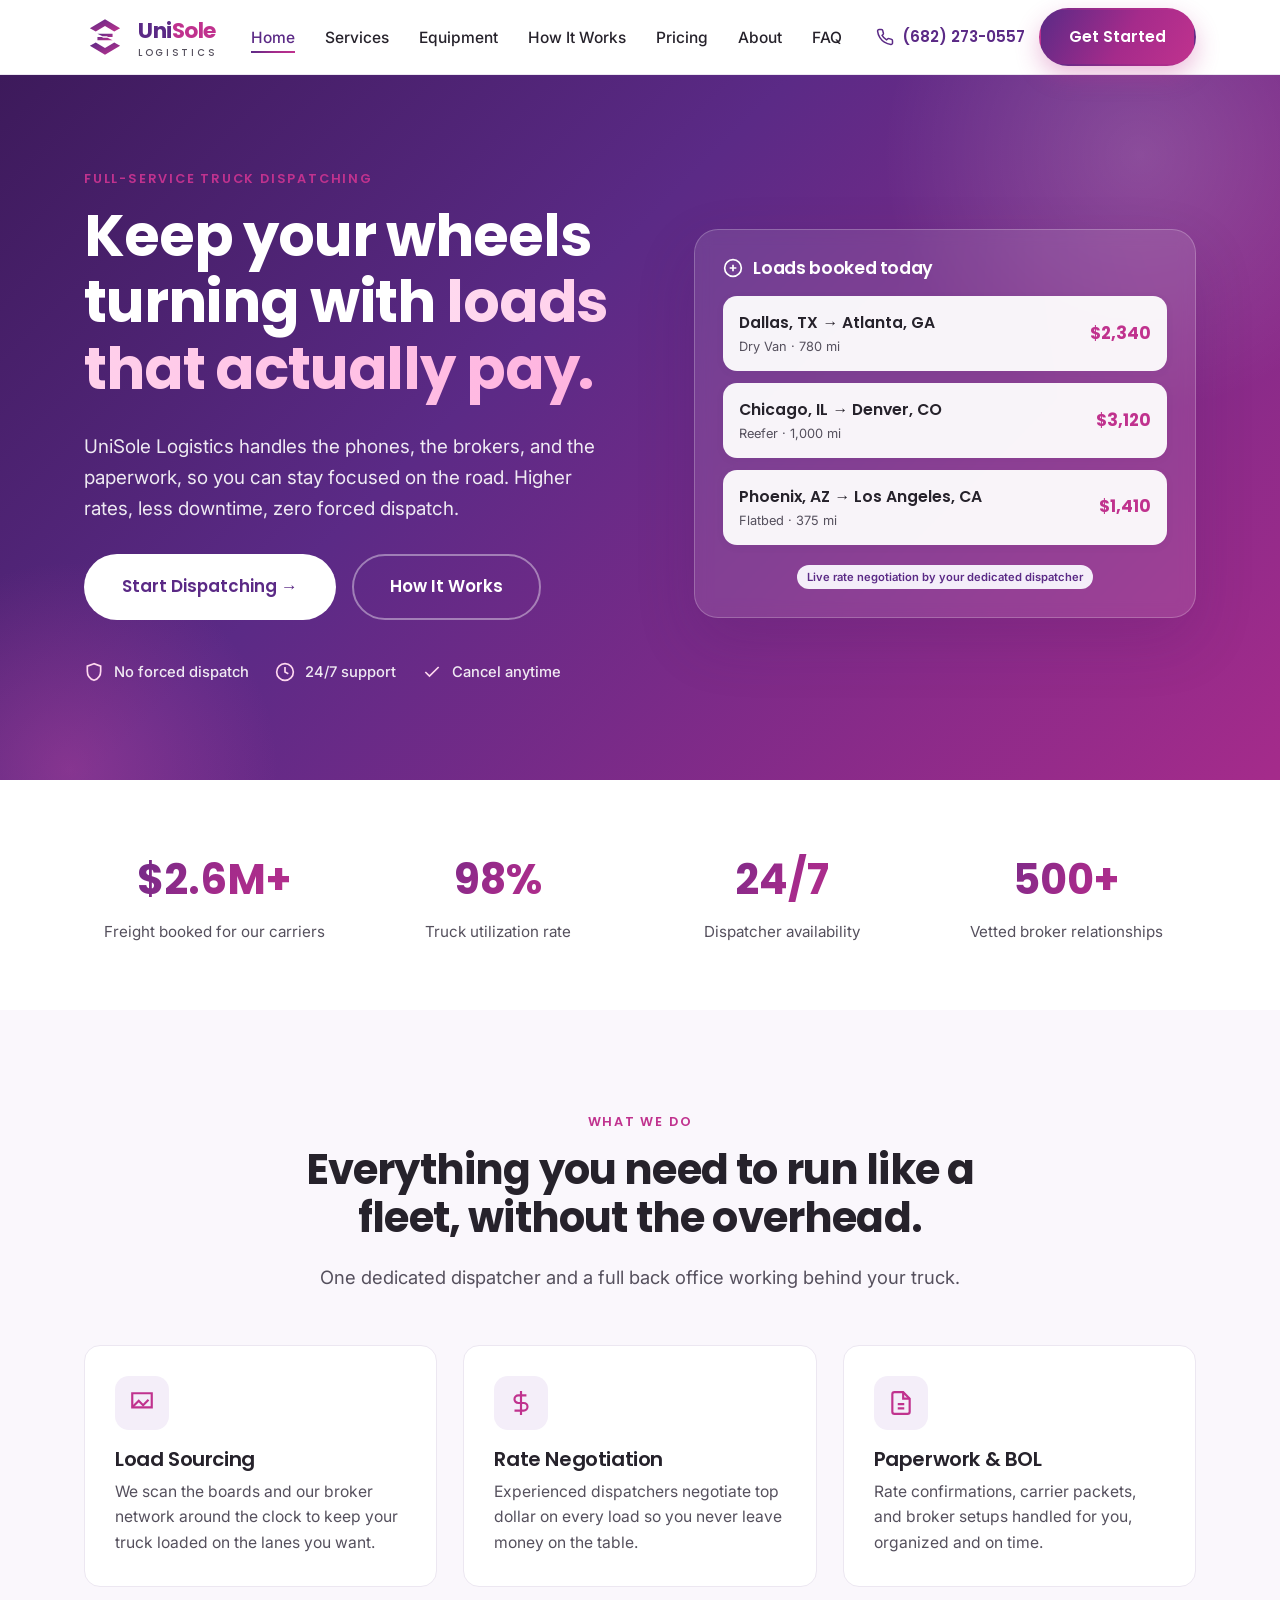
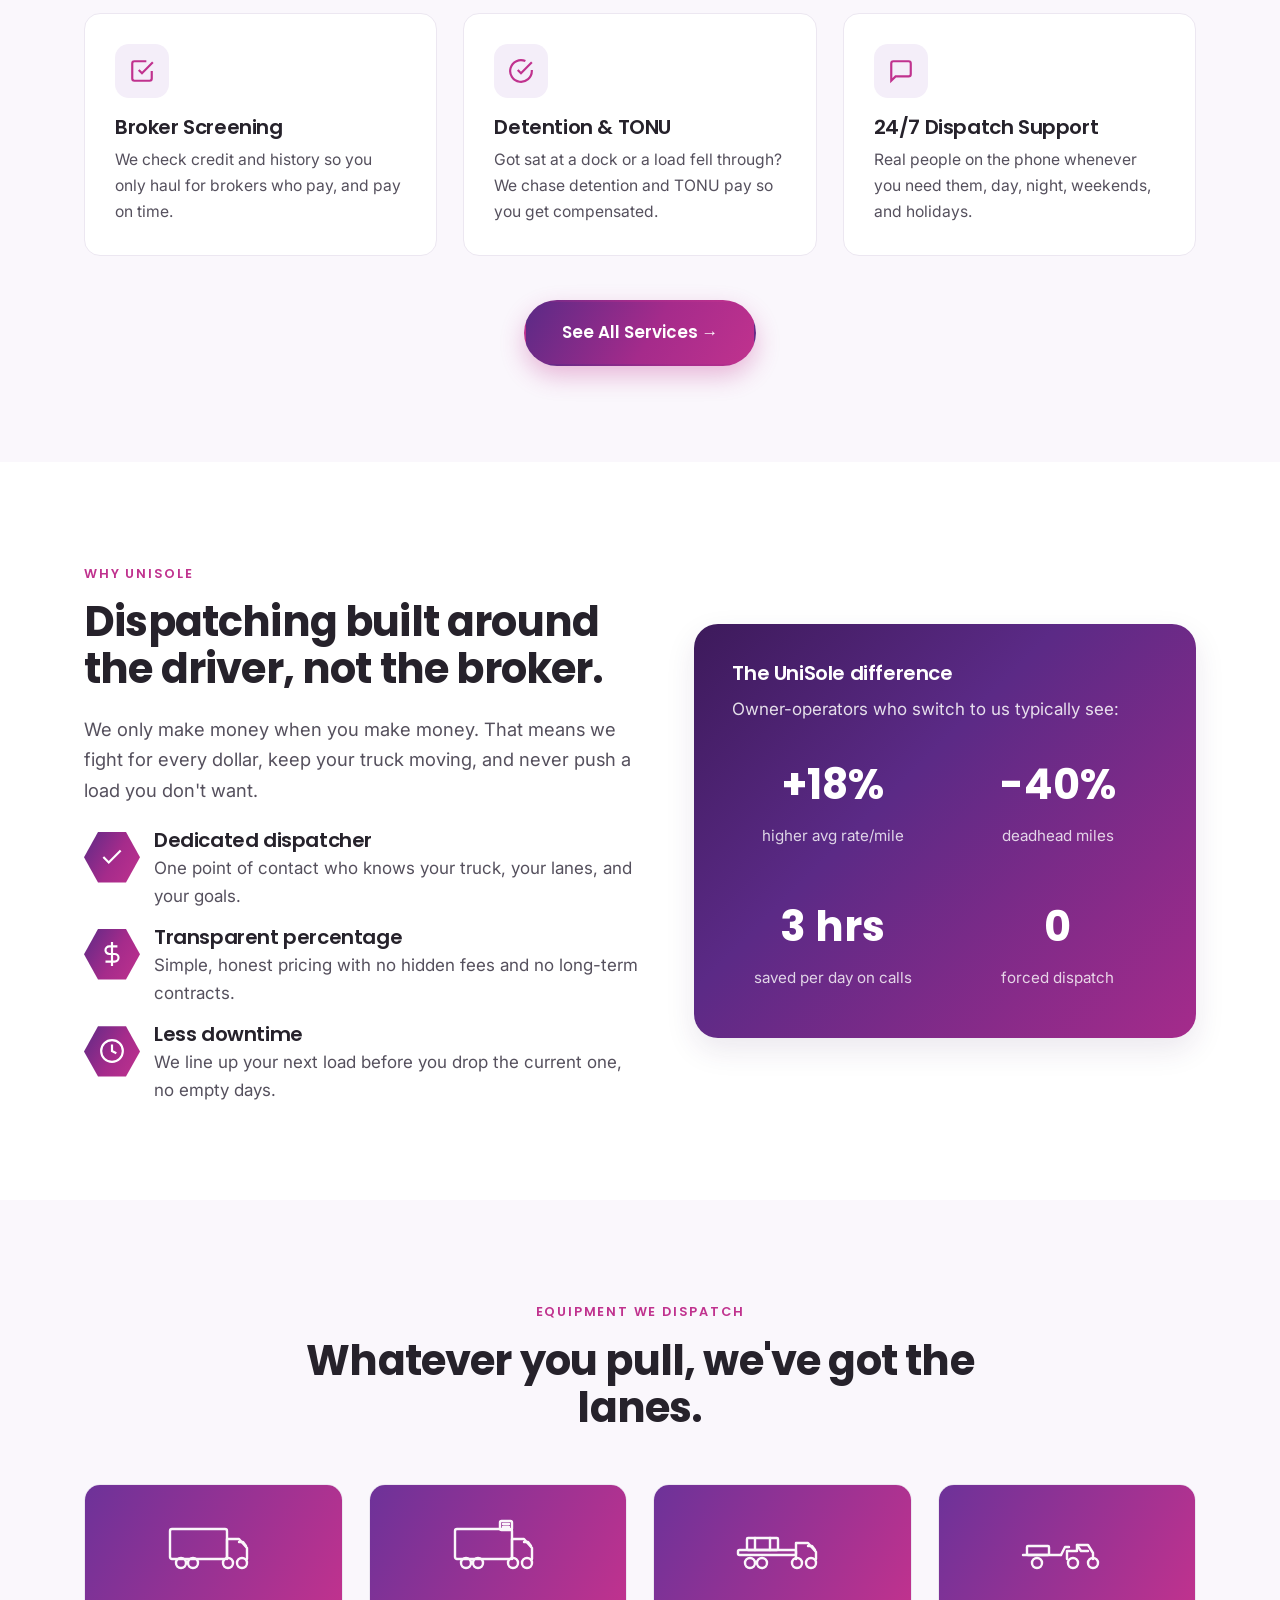
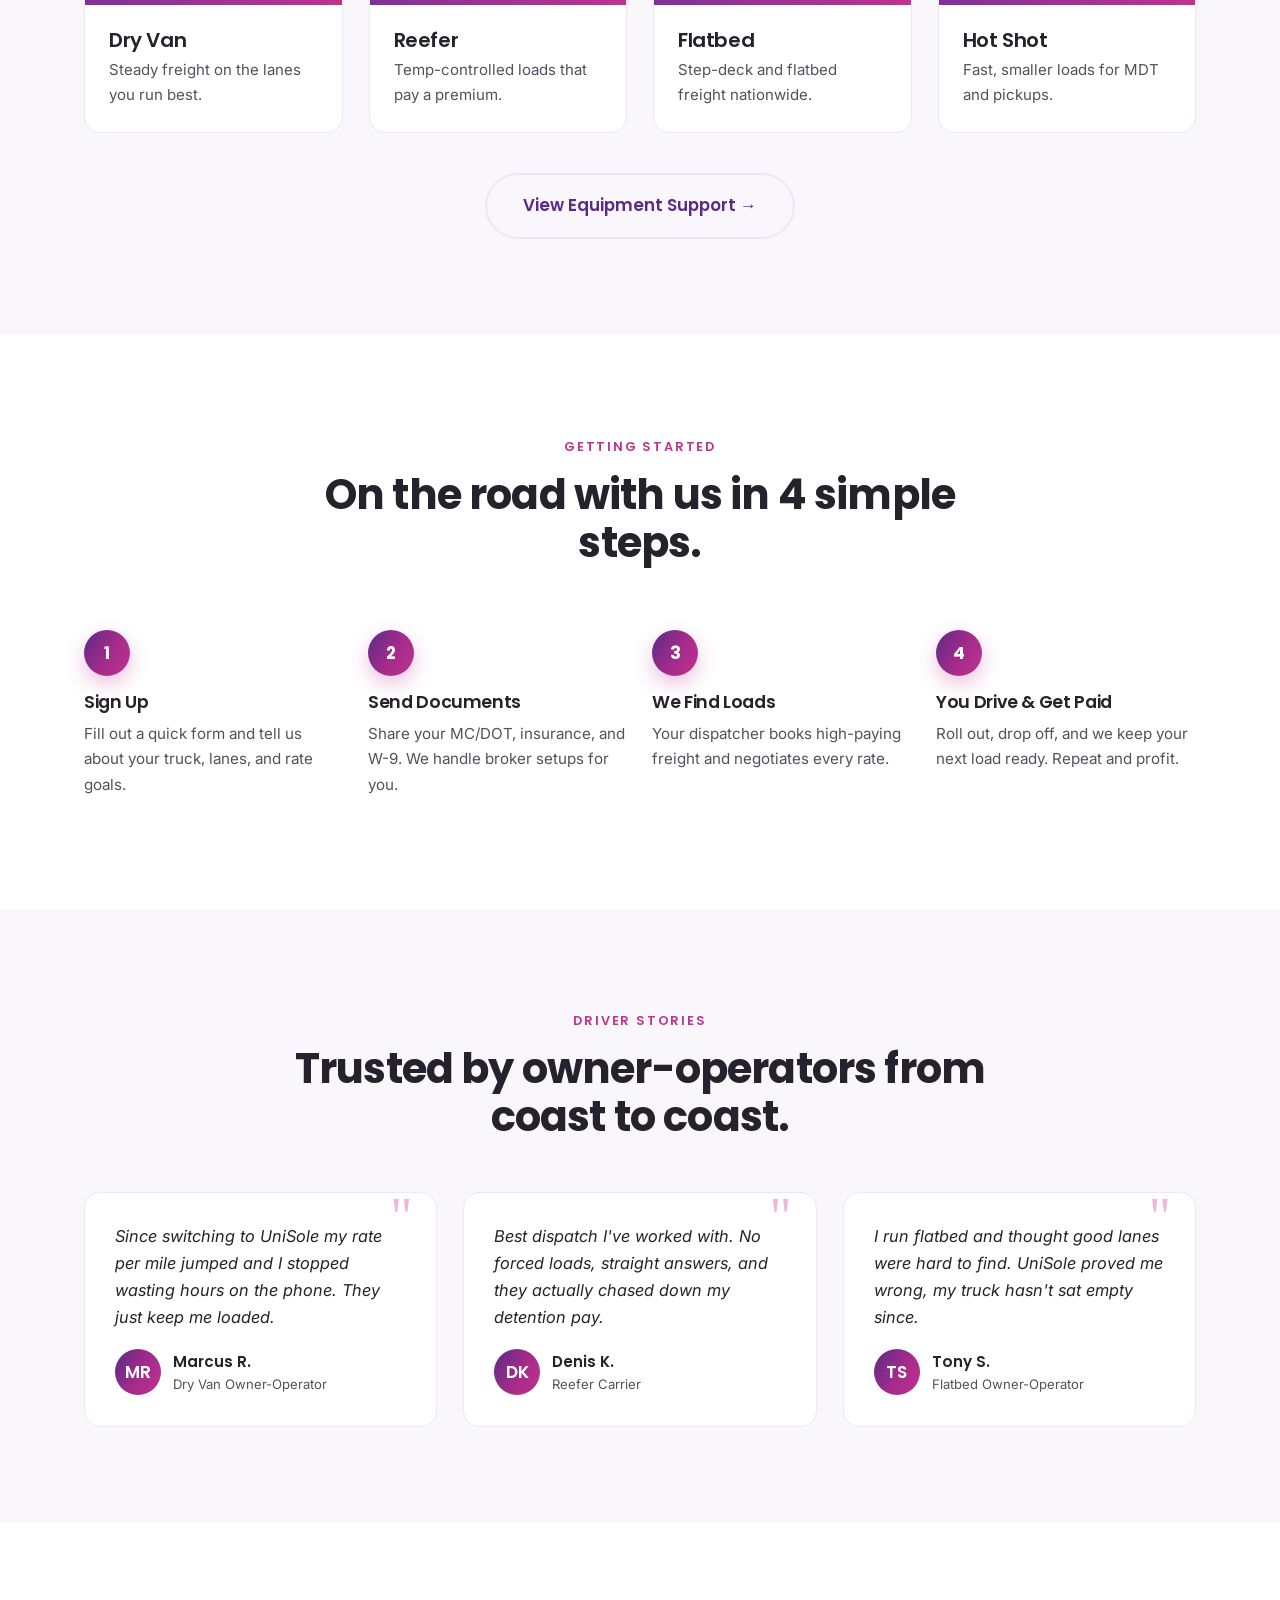
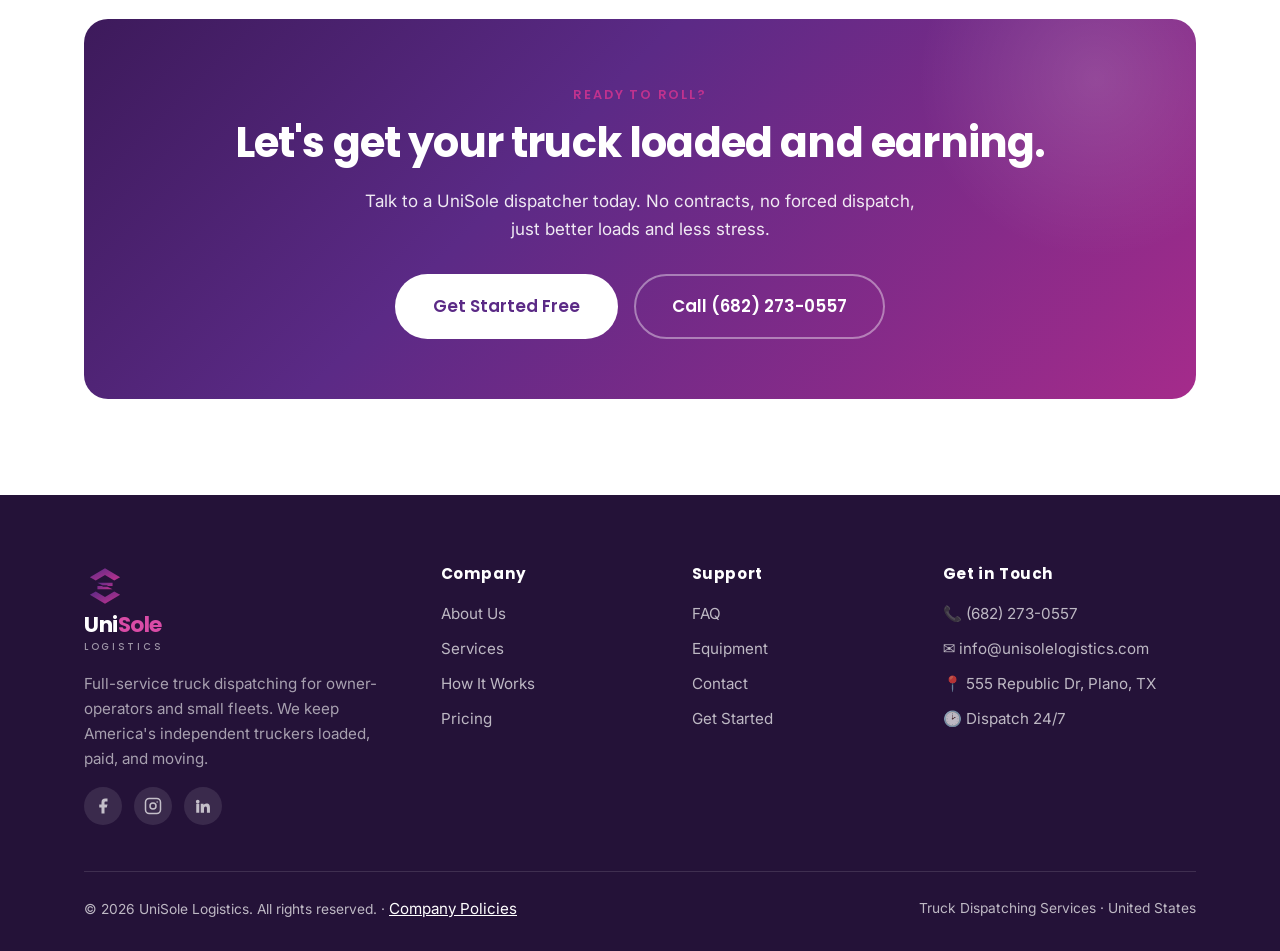
<file: index.html>
<!DOCTYPE html>
<html lang="en">
<head>
  <meta charset="UTF-8" />
  <meta name="viewport" content="width=device-width, initial-scale=1.0" />
  <title>UniSole Logistics | Truck Dispatch for Owner-Operators & Carriers</title>
  <meta name="description" content="UniSole Logistics is a full-service truck dispatch company helping owner-operators and small fleets find high-paying loads, negotiate better rates, and keep their trucks moving 24/7." />
  <link rel="preconnect" href="https://fonts.googleapis.com" />
  <link rel="preconnect" href="https://fonts.gstatic.com" crossorigin />
  <link href="https://fonts.googleapis.com/css2?family=Poppins:wght@500;600;700&family=Inter:wght@400;500;600&display=swap" rel="stylesheet" />
  <link rel="icon" type="image/svg+xml" href="assets/logo-mark.svg" />
  <link rel="stylesheet" href="css/styles.css" />
</head>
<body>

  <!-- ================= HEADER ================= -->
  <header class="header">
    <div class="container nav">
      <a class="brand" href="index.html" aria-label="UniSole Logistics home">
        <img class="brand__mark" src="assets/logo-mark.svg" alt="UniSole logo" />
        <span class="brand__text">Uni<b>Sole</b><span>LOGISTICS</span></span>
      </a>
      <ul class="nav__links">
        <li><a href="index.html" class="active">Home</a></li>
        <li><a href="services.html">Services</a></li>
        <li><a href="equipment.html">Equipment</a></li>
        <li><a href="how-it-works.html">How It Works</a></li>
        <li><a href="pricing.html">Pricing</a></li>
        <li><a href="about.html">About</a></li>
        <li><a href="faq.html">FAQ</a></li>
      </ul>
      <div class="nav__cta">
        <a class="nav__phone" href="tel:+16822730557">
          <svg width="18" height="18" viewBox="0 0 24 24" fill="none" stroke="currentColor" stroke-width="2" stroke-linecap="round"><path d="M22 16.92v3a2 2 0 0 1-2.18 2 19.79 19.79 0 0 1-8.63-3.07 19.5 19.5 0 0 1-6-6 19.79 19.79 0 0 1-3.07-8.67A2 2 0 0 1 4.11 2h3a2 2 0 0 1 2 1.72c.13.96.36 1.9.7 2.81a2 2 0 0 1-.45 2.11L8.09 9.91a16 16 0 0 0 6 6l1.27-1.27a2 2 0 0 1 2.11-.45c.9.34 1.85.57 2.81.7A2 2 0 0 1 22 16.92z"/></svg>
          (682) 273-0557
        </a>
        <a class="btn btn--primary" href="contact.html">Get Started</a>
      </div>
      <button class="burger" aria-label="Toggle menu"><span></span><span></span><span></span></button>
    </div>
  </header>

  <!-- ================= HERO ================= -->
  <section class="hero">
    <div class="container hero__grid">
      <div class="hero__content">
        <span class="eyebrow">Full-Service Truck Dispatching</span>
        <h1>Keep your wheels turning with <span class="grad">loads that actually pay.</span></h1>
        <p>UniSole Logistics handles the phones, the brokers, and the paperwork, so you can stay focused on the road. Higher rates, less downtime, zero forced dispatch.</p>
        <div class="hero__actions">
          <a class="btn btn--white btn--lg" href="contact.html">Start Dispatching →</a>
          <a class="btn btn--ghost btn--lg" href="how-it-works.html" style="border-color:rgba(255,255,255,0.4);color:#fff;">How It Works</a>
        </div>
        <div class="hero__badges">
          <div class="hero__badge"><svg width="20" height="20" viewBox="0 0 24 24" fill="none" stroke="#ffd9ef" stroke-width="2"><path d="M12 2 4 5v6c0 5 3.4 9.4 8 11 4.6-1.6 8-6 8-11V5l-8-3z"/></svg> No forced dispatch</div>
          <div class="hero__badge"><svg width="20" height="20" viewBox="0 0 24 24" fill="none" stroke="#ffd9ef" stroke-width="2"><circle cx="12" cy="12" r="10"/><path d="M12 6v6l4 2"/></svg> 24/7 support</div>
          <div class="hero__badge"><svg width="20" height="20" viewBox="0 0 24 24" fill="none" stroke="#ffd9ef" stroke-width="2"><path d="M20 6 9 17l-5-5"/></svg> Cancel anytime</div>
        </div>
      </div>
      <div class="hero__card">
        <h3><svg width="20" height="20" viewBox="0 0 24 24" fill="none" stroke="#fff" stroke-width="2"><circle cx="12" cy="12" r="10"/><path d="M12 8v8M8 12h8"/></svg> Loads booked today</h3>
        <div class="load-row">
          <div><div class="load-row__route">Dallas, TX → Atlanta, GA</div><div class="load-row__meta">Dry Van · 780 mi</div></div>
          <div class="load-row__rate">$2,340</div>
        </div>
        <div class="load-row">
          <div><div class="load-row__route">Chicago, IL → Denver, CO</div><div class="load-row__meta">Reefer · 1,000 mi</div></div>
          <div class="load-row__rate">$3,120</div>
        </div>
        <div class="load-row">
          <div><div class="load-row__route">Phoenix, AZ → Los Angeles, CA</div><div class="load-row__meta">Flatbed · 375 mi</div></div>
          <div class="load-row__rate">$1,410</div>
        </div>
        <div style="margin-top:16px;text-align:center;"><span class="tag">Live rate negotiation by your dedicated dispatcher</span></div>
      </div>
    </div>
  </section>

  <!-- ================= STATS ================= -->
  <section class="section" style="padding:56px 0;">
    <div class="container">
      <div class="stats reveal">
        <div class="stat"><div class="stat__num">$2.6M+</div><div class="stat__label">Freight booked for our carriers</div></div>
        <div class="stat"><div class="stat__num">98%</div><div class="stat__label">Truck utilization rate</div></div>
        <div class="stat"><div class="stat__num">24/7</div><div class="stat__label">Dispatcher availability</div></div>
        <div class="stat"><div class="stat__num">500+</div><div class="stat__label">Vetted broker relationships</div></div>
      </div>
    </div>
  </section>

  <!-- ================= SERVICES ================= -->
  <section class="section section--tint" id="services">
    <div class="container">
      <div class="center narrow reveal" style="margin-bottom:52px;">
        <span class="eyebrow">What We Do</span>
        <h2>Everything you need to run like a fleet, without the overhead.</h2>
        <p class="lead">One dedicated dispatcher and a full back office working behind your truck.</p>
      </div>
      <div class="grid grid--3 reveal">
        <div class="card">
          <div class="card__icon"><svg viewBox="0 0 24 24" fill="none" stroke="currentColor" stroke-width="2"><path d="M3 3h18v13H3z"/><path d="M3 16l6-6 4 4 5-5"/></svg></div>
          <h3>Load Sourcing</h3>
          <p>We scan the boards and our broker network around the clock to keep your truck loaded on the lanes you want.</p>
        </div>
        <div class="card">
          <div class="card__icon"><svg viewBox="0 0 24 24" fill="none" stroke="currentColor" stroke-width="2"><path d="M12 1v22M17 5H9.5a3.5 3.5 0 0 0 0 7h5a3.5 3.5 0 0 1 0 7H6"/></svg></div>
          <h3>Rate Negotiation</h3>
          <p>Experienced dispatchers negotiate top dollar on every load so you never leave money on the table.</p>
        </div>
        <div class="card">
          <div class="card__icon"><svg viewBox="0 0 24 24" fill="none" stroke="currentColor" stroke-width="2"><path d="M14 2H6a2 2 0 0 0-2 2v16a2 2 0 0 0 2 2h12a2 2 0 0 0 2-2V8z"/><path d="M14 2v6h6M9 13h6M9 17h6"/></svg></div>
          <h3>Paperwork & BOL</h3>
          <p>Rate confirmations, carrier packets, and broker setups handled for you, organized and on time.</p>
        </div>
        <div class="card">
          <div class="card__icon"><svg viewBox="0 0 24 24" fill="none" stroke="currentColor" stroke-width="2"><path d="M9 11l3 3L22 4"/><path d="M21 12v7a2 2 0 0 1-2 2H5a2 2 0 0 1-2-2V5a2 2 0 0 1 2-2h11"/></svg></div>
          <h3>Broker Screening</h3>
          <p>We check credit and history so you only haul for brokers who pay, and pay on time.</p>
        </div>
        <div class="card">
          <div class="card__icon"><svg viewBox="0 0 24 24" fill="none" stroke="currentColor" stroke-width="2"><path d="M22 11.08V12a10 10 0 1 1-5.93-9.14"/><path d="M22 4 12 14.01l-3-3"/></svg></div>
          <h3>Detention & TONU</h3>
          <p>Got sat at a dock or a load fell through? We chase detention and TONU pay so you get compensated.</p>
        </div>
        <div class="card">
          <div class="card__icon"><svg viewBox="0 0 24 24" fill="none" stroke="currentColor" stroke-width="2"><path d="M21 15a2 2 0 0 1-2 2H7l-4 4V5a2 2 0 0 1 2-2h14a2 2 0 0 1 2 2z"/></svg></div>
          <h3>24/7 Dispatch Support</h3>
          <p>Real people on the phone whenever you need them, day, night, weekends, and holidays.</p>
        </div>
      </div>
      <div class="center reveal" style="margin-top:44px;">
        <a class="btn btn--primary btn--lg" href="services.html">See All Services →</a>
      </div>
    </div>
  </section>

  <!-- ================= WHY US ================= -->
  <section class="section">
    <div class="container">
      <div class="hero__grid" style="align-items:center;">
        <div class="reveal">
          <span class="eyebrow">Why UniSole</span>
          <h2>Dispatching built around the driver, not the broker.</h2>
          <p class="lead">We only make money when you make money. That means we fight for every dollar, keep your truck moving, and never push a load you don't want.</p>
          <ul style="list-style:none;display:flex;flex-direction:column;gap:16px;margin-top:24px;">
            <li style="display:flex;gap:14px;align-items:flex-start;"><div class="hex"><svg viewBox="0 0 24 24" fill="none" stroke="#fff" stroke-width="2"><path d="M20 6 9 17l-5-5"/></svg></div><div><h3 style="margin:0 0 2px;">Dedicated dispatcher</h3><p style="margin:0;">One point of contact who knows your truck, your lanes, and your goals.</p></div></li>
            <li style="display:flex;gap:14px;align-items:flex-start;"><div class="hex"><svg viewBox="0 0 24 24" fill="none" stroke="#fff" stroke-width="2"><path d="M12 1v22M17 5H9.5a3.5 3.5 0 0 0 0 7h5a3.5 3.5 0 0 1 0 7H6"/></svg></div><div><h3 style="margin:0 0 2px;">Transparent percentage</h3><p style="margin:0;">Simple, honest pricing with no hidden fees and no long-term contracts.</p></div></li>
            <li style="display:flex;gap:14px;align-items:flex-start;"><div class="hex"><svg viewBox="0 0 24 24" fill="none" stroke="#fff" stroke-width="2"><circle cx="12" cy="12" r="10"/><path d="M12 6v6l4 2"/></svg></div><div><h3 style="margin:0 0 2px;">Less downtime</h3><p style="margin:0;">We line up your next load before you drop the current one, no empty days.</p></div></li>
          </ul>
        </div>
        <div class="reveal">
          <div class="form-card" style="background:var(--grad-hero);color:#fff;border:none;">
            <h3 style="color:#fff;">The UniSole difference</h3>
            <p style="color:rgba(255,255,255,0.85);">Owner-operators who switch to us typically see:</p>
            <div class="stats" style="grid-template-columns:1fr 1fr;gap:24px;margin-top:18px;">
              <div class="stat"><div class="stat__num" style="-webkit-text-fill-color:#fff;color:#fff;background:none;">+18%</div><div class="stat__label" style="color:rgba(255,255,255,0.8);">higher avg rate/mile</div></div>
              <div class="stat"><div class="stat__num" style="-webkit-text-fill-color:#fff;color:#fff;background:none;">-40%</div><div class="stat__label" style="color:rgba(255,255,255,0.8);">deadhead miles</div></div>
              <div class="stat"><div class="stat__num" style="-webkit-text-fill-color:#fff;color:#fff;background:none;">3 hrs</div><div class="stat__label" style="color:rgba(255,255,255,0.8);">saved per day on calls</div></div>
              <div class="stat"><div class="stat__num" style="-webkit-text-fill-color:#fff;color:#fff;background:none;">0</div><div class="stat__label" style="color:rgba(255,255,255,0.8);">forced dispatch</div></div>
            </div>
          </div>
        </div>
      </div>
    </div>
  </section>

  <!-- ================= EQUIPMENT ================= -->
  <section class="section section--tint">
    <div class="container">
      <div class="center narrow reveal" style="margin-bottom:52px;">
        <span class="eyebrow">Equipment We Dispatch</span>
        <h2>Whatever you pull, we've got the lanes.</h2>
      </div>
      <div class="grid grid--4 reveal">
        <div class="equip"><div class="equip__top">
          <svg viewBox="0 0 96 56" fill="none" stroke="#fff" stroke-width="2.4" stroke-linecap="round" stroke-linejoin="round" aria-label="Dry van truck">
            <rect x="5" y="12" width="57" height="30" rx="2"/>
            <path d="M62 42V22h12l8 9v11"/><path d="M74 25h4l3 4"/>
            <circle cx="16" cy="46" r="5"/><circle cx="28" cy="46" r="5"/><circle cx="63" cy="46" r="5"/><circle cx="77" cy="46" r="5"/>
          </svg>
        </div><div class="equip__body"><h3>Dry Van</h3><p>Steady freight on the lanes you run best.</p></div></div>
        <div class="equip"><div class="equip__top">
          <svg viewBox="0 0 96 56" fill="none" stroke="#fff" stroke-width="2.4" stroke-linecap="round" stroke-linejoin="round" aria-label="Refrigerated reefer truck">
            <rect x="5" y="12" width="57" height="30" rx="2"/>
            <rect x="50" y="4" width="12" height="9" rx="1.5"/><path d="M53 7h6M53 10h6"/>
            <path d="M62 42V22h12l8 9v11"/><path d="M74 25h4l3 4"/>
            <circle cx="16" cy="46" r="5"/><circle cx="28" cy="46" r="5"/><circle cx="63" cy="46" r="5"/><circle cx="77" cy="46" r="5"/>
          </svg>
        </div><div class="equip__body"><h3>Reefer</h3><p>Temp-controlled loads that pay a premium.</p></div></div>
        <div class="equip"><div class="equip__top">
          <svg viewBox="0 0 96 56" fill="none" stroke="#fff" stroke-width="2.4" stroke-linecap="round" stroke-linejoin="round" aria-label="Flatbed truck">
            <rect x="4" y="33" width="58" height="5" rx="1.5"/>
            <rect x="13" y="21" width="31" height="12" rx="1"/><path d="M21 21v12M36 21v12"/>
            <path d="M62 42V26h12l8 9v7"/><path d="M74 29h4l3 4"/>
            <circle cx="16" cy="46" r="5"/><circle cx="28" cy="46" r="5"/><circle cx="63" cy="46" r="5"/><circle cx="77" cy="46" r="5"/>
          </svg>
        </div><div class="equip__body"><h3>Flatbed</h3><p>Step-deck and flatbed freight nationwide.</p></div></div>
        <div class="equip"><div class="equip__top">
          <svg viewBox="0 0 96 56" fill="none" stroke="#fff" stroke-width="2.4" stroke-linecap="round" stroke-linejoin="round" aria-label="Hot shot pickup and gooseneck trailer">
            <path d="M4 38h38"/><rect x="8" y="29" width="22" height="9" rx="1"/>
            <path d="M42 38l4-8h4"/>
            <path d="M48 42v-8h10v-6h11l5 8v6"/><path d="M58 28l4 6h7"/>
            <circle cx="18" cy="46" r="5"/><circle cx="54" cy="46" r="5"/><circle cx="74" cy="46" r="5"/>
          </svg>
        </div><div class="equip__body"><h3>Hot Shot</h3><p>Fast, smaller loads for MDT and pickups.</p></div></div>
      </div>
      <div class="center reveal" style="margin-top:40px;"><a class="btn btn--ghost btn--lg" href="equipment.html">View Equipment Support →</a></div>
    </div>
  </section>

  <!-- ================= HOW IT WORKS ================= -->
  <section class="section">
    <div class="container">
      <div class="center narrow reveal" style="margin-bottom:56px;">
        <span class="eyebrow">Getting Started</span>
        <h2>On the road with us in 4 simple steps.</h2>
      </div>
      <div class="steps reveal">
        <div class="step"><div class="step__num">1</div><h3>Sign Up</h3><p>Fill out a quick form and tell us about your truck, lanes, and rate goals.</p></div>
        <div class="step"><div class="step__num">2</div><h3>Send Documents</h3><p>Share your MC/DOT, insurance, and W-9. We handle broker setups for you.</p></div>
        <div class="step"><div class="step__num">3</div><h3>We Find Loads</h3><p>Your dispatcher books high-paying freight and negotiates every rate.</p></div>
        <div class="step"><div class="step__num">4</div><h3>You Drive & Get Paid</h3><p>Roll out, drop off, and we keep your next load ready. Repeat and profit.</p></div>
      </div>
    </div>
  </section>

  <!-- ================= TESTIMONIALS ================= -->
  <section class="section section--tint">
    <div class="container">
      <div class="center narrow reveal" style="margin-bottom:52px;">
        <span class="eyebrow">Driver Stories</span>
        <h2>Trusted by owner-operators from coast to coast.</h2>
      </div>
      <div class="grid grid--3 reveal">
        <div class="quote"><span class="quote__mark">"</span><p>Since switching to UniSole my rate per mile jumped and I stopped wasting hours on the phone. They just keep me loaded.</p><div class="quote__who"><div class="quote__avatar">MR</div><div><div class="quote__name">Marcus R.</div><div class="quote__role">Dry Van Owner-Operator</div></div></div></div>
        <div class="quote"><span class="quote__mark">"</span><p>Best dispatch I've worked with. No forced loads, straight answers, and they actually chased down my detention pay.</p><div class="quote__who"><div class="quote__avatar">DK</div><div><div class="quote__name">Denis K.</div><div class="quote__role">Reefer Carrier</div></div></div></div>
        <div class="quote"><span class="quote__mark">"</span><p>I run flatbed and thought good lanes were hard to find. UniSole proved me wrong, my truck hasn't sat empty since.</p><div class="quote__who"><div class="quote__avatar">TS</div><div><div class="quote__name">Tony S.</div><div class="quote__role">Flatbed Owner-Operator</div></div></div></div>
      </div>
    </div>
  </section>

  <!-- ================= CTA BAND ================= -->
  <section class="section">
    <div class="container">
      <div class="cta-band reveal">
        <span class="eyebrow">Ready to roll?</span>
        <h2>Let's get your truck loaded and earning.</h2>
        <p>Talk to a UniSole dispatcher today. No contracts, no forced dispatch, just better loads and less stress.</p>
        <div class="hero__actions">
          <a class="btn btn--white btn--lg" href="contact.html">Get Started Free</a>
          <a class="btn btn--ghost btn--lg" href="tel:+16822730557" style="border-color:rgba(255,255,255,0.4);color:#fff;">Call (682) 273-0557</a>
        </div>
      </div>
    </div>
  </section>

  <!-- ================= FOOTER ================= -->
  <footer class="footer">
    <div class="container">
      <div class="footer__grid">
        <div>
          <a class="brand" href="index.html" style="margin-bottom:16px;">
            <img class="brand__mark" src="assets/logo-mark.svg" alt="UniSole logo" />
            <span class="brand__text">Uni<b>Sole</b><span>LOGISTICS</span></span>
          </a>
          <p>Full-service truck dispatching for owner-operators and small fleets. We keep America's independent truckers loaded, paid, and moving.</p>
          <div class="footer__social">
            <a href="#" aria-label="Facebook"><svg width="18" height="18" viewBox="0 0 24 24" fill="currentColor"><path d="M18 2h-3a5 5 0 0 0-5 5v3H7v4h3v8h4v-8h3l1-4h-4V7a1 1 0 0 1 1-1h3z"/></svg></a>
            <a href="#" aria-label="Instagram"><svg width="18" height="18" viewBox="0 0 24 24" fill="none" stroke="currentColor" stroke-width="2"><rect x="2" y="2" width="20" height="20" rx="5"/><circle cx="12" cy="12" r="4"/><circle cx="17.5" cy="6.5" r="1" fill="currentColor" stroke="none"/></svg></a>
            <a href="#" aria-label="LinkedIn"><svg width="18" height="18" viewBox="0 0 24 24" fill="currentColor"><path d="M4.98 3.5a2.5 2.5 0 1 1 0 5 2.5 2.5 0 0 1 0-5zM3 9h4v12H3zM9 9h3.8v1.7h.05c.53-1 1.8-2 3.7-2 4 0 4.7 2.6 4.7 6V21h-4v-5.3c0-1.3 0-3-1.8-3s-2.1 1.4-2.1 2.9V21H9z"/></svg></a>
          </div>
        </div>
        <div>
          <h4>Company</h4>
          <a href="about.html">About Us</a>
          <a href="services.html">Services</a>
          <a href="how-it-works.html">How It Works</a>
          <a href="pricing.html">Pricing</a>
        </div>
        <div>
          <h4>Support</h4>
          <a href="faq.html">FAQ</a>
          <a href="equipment.html">Equipment</a>
          <a href="contact.html">Contact</a>
          <a href="contact.html">Get Started</a>
        </div>
        <div>
          <h4>Get in Touch</h4>
          <a href="tel:+16822730557">📞 (682) 273-0557</a>
          <a href="mailto:info@unisolelogistics.com">✉️ info@unisolelogistics.com</a>
          <a href="#">📍 555 Republic Dr, Plano, TX</a>
          <a href="#">🕑 Dispatch 24/7</a>
        </div>
      </div>
      <div class="footer__bottom">
        <span>© 2026 UniSole Logistics. All rights reserved. · <a href="policy.html" style="color:#fff;display:inline;text-decoration:underline;">Company Policies</a></span>
        <span>Truck Dispatching Services · United States</span>
      </div>
    </div>
  </footer>

  <a class="float-call" href="tel:+16822730557" aria-label="Call us">
    <svg width="24" height="24" viewBox="0 0 24 24" fill="none" stroke="#fff" stroke-width="2" stroke-linecap="round"><path d="M22 16.92v3a2 2 0 0 1-2.18 2 19.79 19.79 0 0 1-8.63-3.07 19.5 19.5 0 0 1-6-6 19.79 19.79 0 0 1-3.07-8.67A2 2 0 0 1 4.11 2h3a2 2 0 0 1 2 1.72c.13.96.36 1.9.7 2.81a2 2 0 0 1-.45 2.11L8.09 9.91a16 16 0 0 0 6 6l1.27-1.27a2 2 0 0 1 2.11-.45c.9.34 1.85.57 2.81.7A2 2 0 0 1 22 16.92z"/></svg>
  </a>

  <script src="js/main.js"></script>
</body>
</html>
</file>
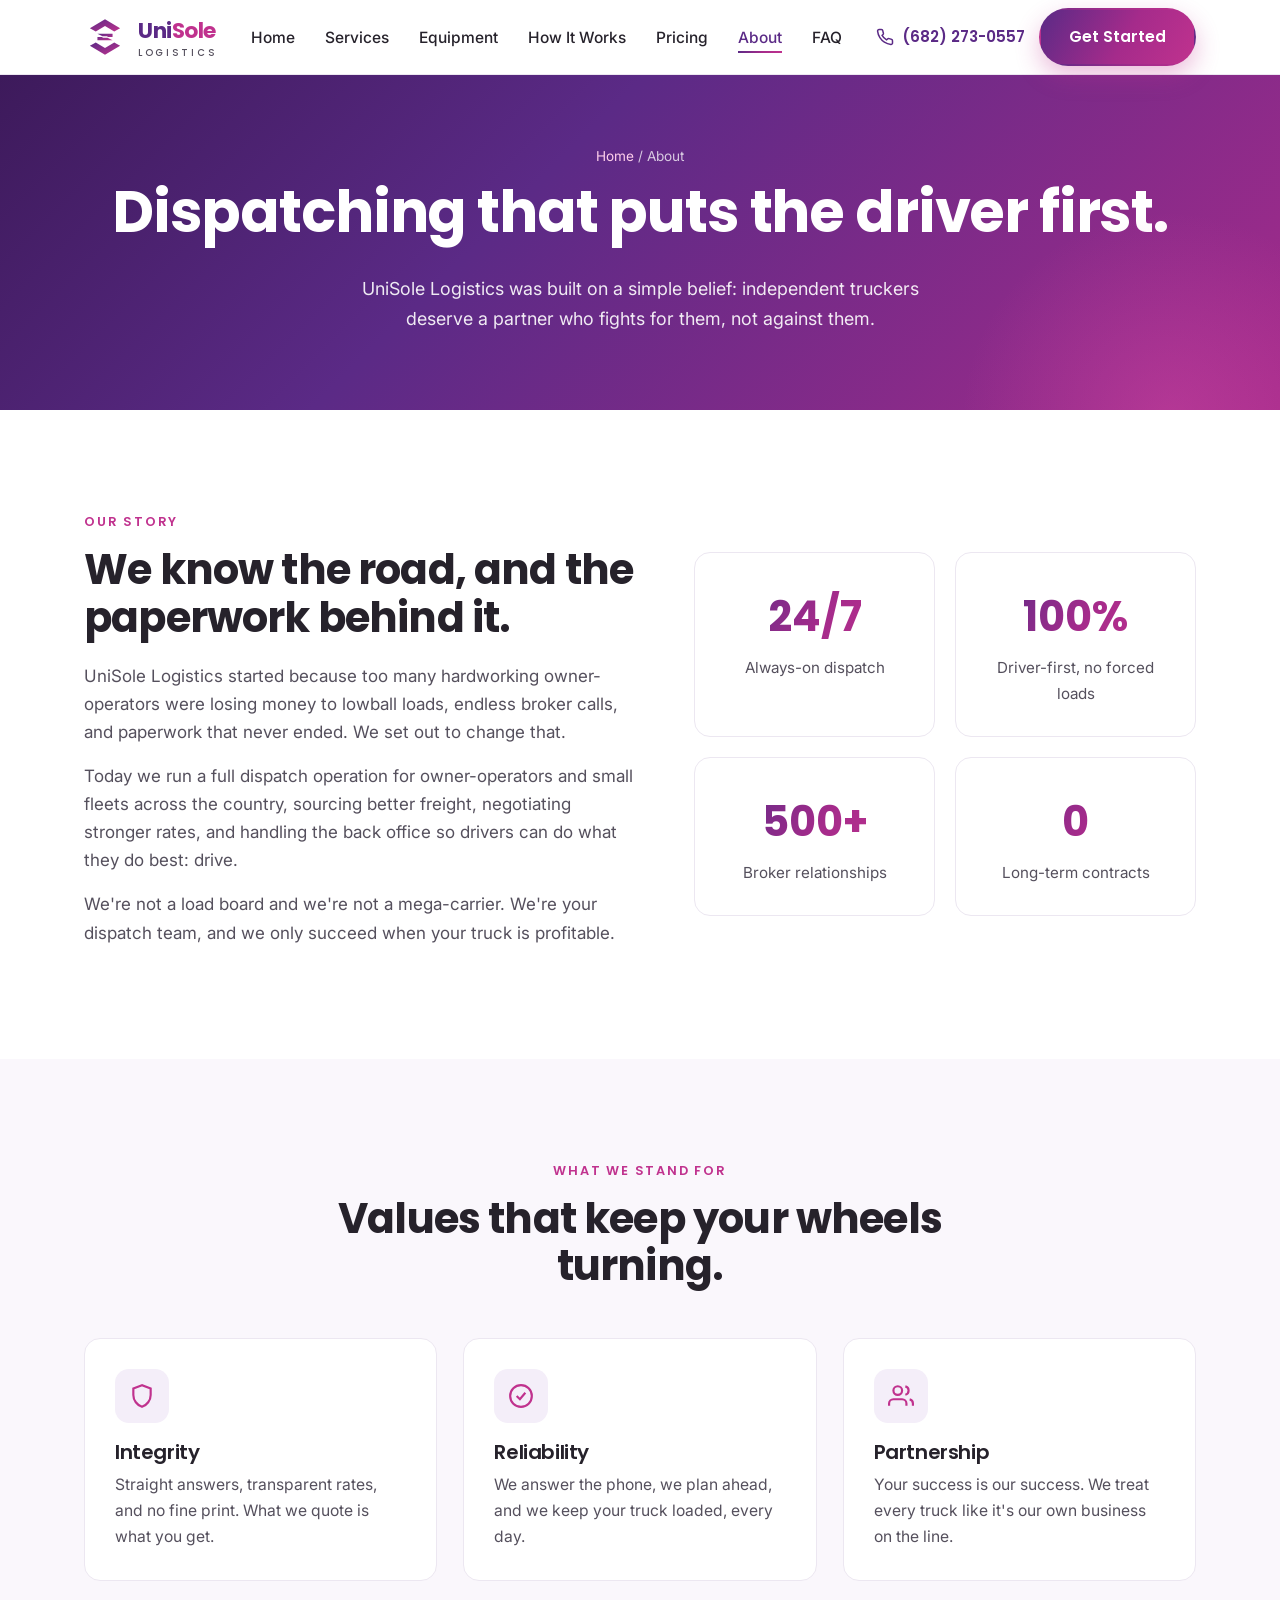
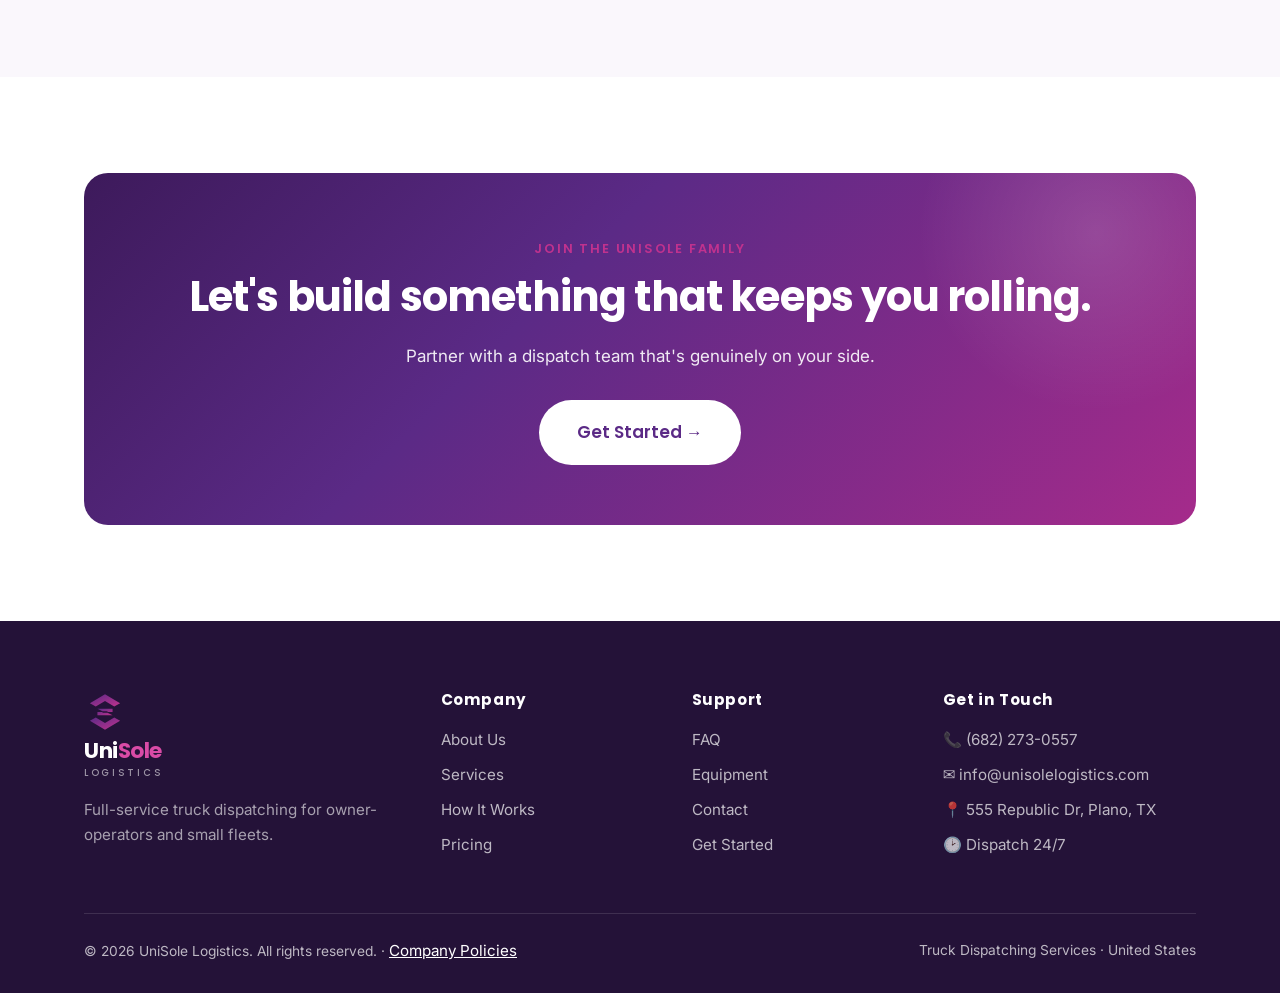
<file: about.html>
<!DOCTYPE html>
<html lang="en">
<head>
  <meta charset="UTF-8" />
  <meta name="viewport" content="width=device-width, initial-scale=1.0" />
  <title>About | UniSole Logistics Truck Dispatch</title>
  <meta name="description" content="UniSole Logistics is a driver-first truck dispatch company on a mission to keep independent owner-operators loaded, paid, and moving." />
  <link rel="preconnect" href="https://fonts.googleapis.com" />
  <link rel="preconnect" href="https://fonts.gstatic.com" crossorigin />
  <link href="https://fonts.googleapis.com/css2?family=Poppins:wght@500;600;700&family=Inter:wght@400;500;600&display=swap" rel="stylesheet" />
  <link rel="icon" type="image/svg+xml" href="assets/logo-mark.svg" />
  <link rel="stylesheet" href="css/styles.css" />
</head>
<body>
  <header class="header">
    <div class="container nav">
      <a class="brand" href="index.html"><img class="brand__mark" src="assets/logo-mark.svg" alt="UniSole logo" /><span class="brand__text">Uni<b>Sole</b><span>LOGISTICS</span></span></a>
      <ul class="nav__links">
        <li><a href="index.html">Home</a></li>
        <li><a href="services.html">Services</a></li>
        <li><a href="equipment.html">Equipment</a></li>
        <li><a href="how-it-works.html">How It Works</a></li>
        <li><a href="pricing.html">Pricing</a></li>
        <li><a href="about.html" class="active">About</a></li>
        <li><a href="faq.html">FAQ</a></li>
      </ul>
      <div class="nav__cta">
        <a class="nav__phone" href="tel:+16822730557"><svg width="18" height="18" viewBox="0 0 24 24" fill="none" stroke="currentColor" stroke-width="2" stroke-linecap="round"><path d="M22 16.92v3a2 2 0 0 1-2.18 2 19.79 19.79 0 0 1-8.63-3.07 19.5 19.5 0 0 1-6-6 19.79 19.79 0 0 1-3.07-8.67A2 2 0 0 1 4.11 2h3a2 2 0 0 1 2 1.72c.13.96.36 1.9.7 2.81a2 2 0 0 1-.45 2.11L8.09 9.91a16 16 0 0 0 6 6l1.27-1.27a2 2 0 0 1 2.11-.45c.9.34 1.85.57 2.81.7A2 2 0 0 1 22 16.92z"/></svg>(682) 273-0557</a>
        <a class="btn btn--primary" href="contact.html">Get Started</a>
      </div>
      <button class="burger" aria-label="Toggle menu"><span></span><span></span><span></span></button>
    </div>
  </header>

  <section class="page-hero">
    <div class="container">
      <div class="crumbs"><a href="index.html">Home</a> / About</div>
      <h1>Dispatching that puts the driver first.</h1>
      <p>UniSole Logistics was built on a simple belief: independent truckers deserve a partner who fights for them, not against them.</p>
    </div>
  </section>

  <section class="section">
    <div class="container">
      <div class="hero__grid" style="align-items:center;">
        <div class="reveal">
          <span class="eyebrow">Our Story</span>
          <h2>We know the road, and the paperwork behind it.</h2>
          <p>UniSole Logistics started because too many hardworking owner-operators were losing money to lowball loads, endless broker calls, and paperwork that never ended. We set out to change that.</p>
          <p>Today we run a full dispatch operation for owner-operators and small fleets across the country, sourcing better freight, negotiating stronger rates, and handling the back office so drivers can do what they do best: drive.</p>
          <p>We're not a load board and we're not a mega-carrier. We're your dispatch team, and we only succeed when your truck is profitable.</p>
        </div>
        <div class="reveal">
          <div class="stats" style="grid-template-columns:1fr 1fr;gap:20px;">
            <div class="card center"><div class="stat__num">24/7</div><div class="stat__label">Always-on dispatch</div></div>
            <div class="card center"><div class="stat__num">100%</div><div class="stat__label">Driver-first, no forced loads</div></div>
            <div class="card center"><div class="stat__num">500+</div><div class="stat__label">Broker relationships</div></div>
            <div class="card center"><div class="stat__num">0</div><div class="stat__label">Long-term contracts</div></div>
          </div>
        </div>
      </div>
    </div>
  </section>

  <section class="section section--tint">
    <div class="container">
      <div class="center narrow reveal" style="margin-bottom:48px;">
        <span class="eyebrow">What We Stand For</span>
        <h2>Values that keep your wheels turning.</h2>
      </div>
      <div class="grid grid--3 reveal">
        <div class="card"><div class="card__icon"><svg viewBox="0 0 24 24" fill="none" stroke="currentColor" stroke-width="2"><path d="M12 2 4 5v6c0 5 3.4 9.4 8 11 4.6-1.6 8-6 8-11V5l-8-3z"/></svg></div><h3>Integrity</h3><p>Straight answers, transparent rates, and no fine print. What we quote is what you get.</p></div>
        <div class="card"><div class="card__icon"><svg viewBox="0 0 24 24" fill="none" stroke="currentColor" stroke-width="2"><circle cx="12" cy="12" r="10"/><path d="M8 12l3 3 5-6"/></svg></div><h3>Reliability</h3><p>We answer the phone, we plan ahead, and we keep your truck loaded, every day.</p></div>
        <div class="card"><div class="card__icon"><svg viewBox="0 0 24 24" fill="none" stroke="currentColor" stroke-width="2"><path d="M17 21v-2a4 4 0 0 0-4-4H5a4 4 0 0 0-4 4v2"/><circle cx="9" cy="7" r="4"/><path d="M23 21v-2a4 4 0 0 0-3-3.87M16 3.13a4 4 0 0 1 0 7.75"/></svg></div><h3>Partnership</h3><p>Your success is our success. We treat every truck like it's our own business on the line.</p></div>
      </div>
    </div>
  </section>

  <section class="section">
    <div class="container">
      <div class="cta-band reveal">
        <span class="eyebrow">Join the UniSole family</span>
        <h2>Let's build something that keeps you rolling.</h2>
        <p>Partner with a dispatch team that's genuinely on your side.</p>
        <div class="hero__actions"><a class="btn btn--white btn--lg" href="contact.html">Get Started →</a></div>
      </div>
    </div>
  </section>

  <footer class="footer">
    <div class="container">
      <div class="footer__grid">
        <div><a class="brand" href="index.html" style="margin-bottom:16px;"><img class="brand__mark" src="assets/logo-mark.svg" alt="UniSole logo" /><span class="brand__text">Uni<b>Sole</b><span>LOGISTICS</span></span></a><p>Full-service truck dispatching for owner-operators and small fleets.</p></div>
        <div><h4>Company</h4><a href="about.html">About Us</a><a href="services.html">Services</a><a href="how-it-works.html">How It Works</a><a href="pricing.html">Pricing</a></div>
        <div><h4>Support</h4><a href="faq.html">FAQ</a><a href="equipment.html">Equipment</a><a href="contact.html">Contact</a><a href="contact.html">Get Started</a></div>
        <div><h4>Get in Touch</h4><a href="tel:+16822730557">📞 (682) 273-0557</a><a href="mailto:info@unisolelogistics.com">✉️ info@unisolelogistics.com</a><a href="#">📍 555 Republic Dr, Plano, TX</a><a href="#">🕑 Dispatch 24/7</a></div>
      </div>
      <div class="footer__bottom"><span>© 2026 UniSole Logistics. All rights reserved. · <a href="policy.html" style="color:#fff;display:inline;text-decoration:underline;">Company Policies</a></span><span>Truck Dispatching Services · United States</span></div>
    </div>
  </footer>
  <a class="float-call" href="tel:+16822730557" aria-label="Call us"><svg width="24" height="24" viewBox="0 0 24 24" fill="none" stroke="#fff" stroke-width="2" stroke-linecap="round"><path d="M22 16.92v3a2 2 0 0 1-2.18 2 19.79 19.79 0 0 1-8.63-3.07 19.5 19.5 0 0 1-6-6 19.79 19.79 0 0 1-3.07-8.67A2 2 0 0 1 4.11 2h3a2 2 0 0 1 2 1.72c.13.96.36 1.9.7 2.81a2 2 0 0 1-.45 2.11L8.09 9.91a16 16 0 0 0 6 6l1.27-1.27a2 2 0 0 1 2.11-.45c.9.34 1.85.57 2.81.7A2 2 0 0 1 22 16.92z"/></svg></a>
  <script src="js/main.js"></script>
</body>
</html>
</file>
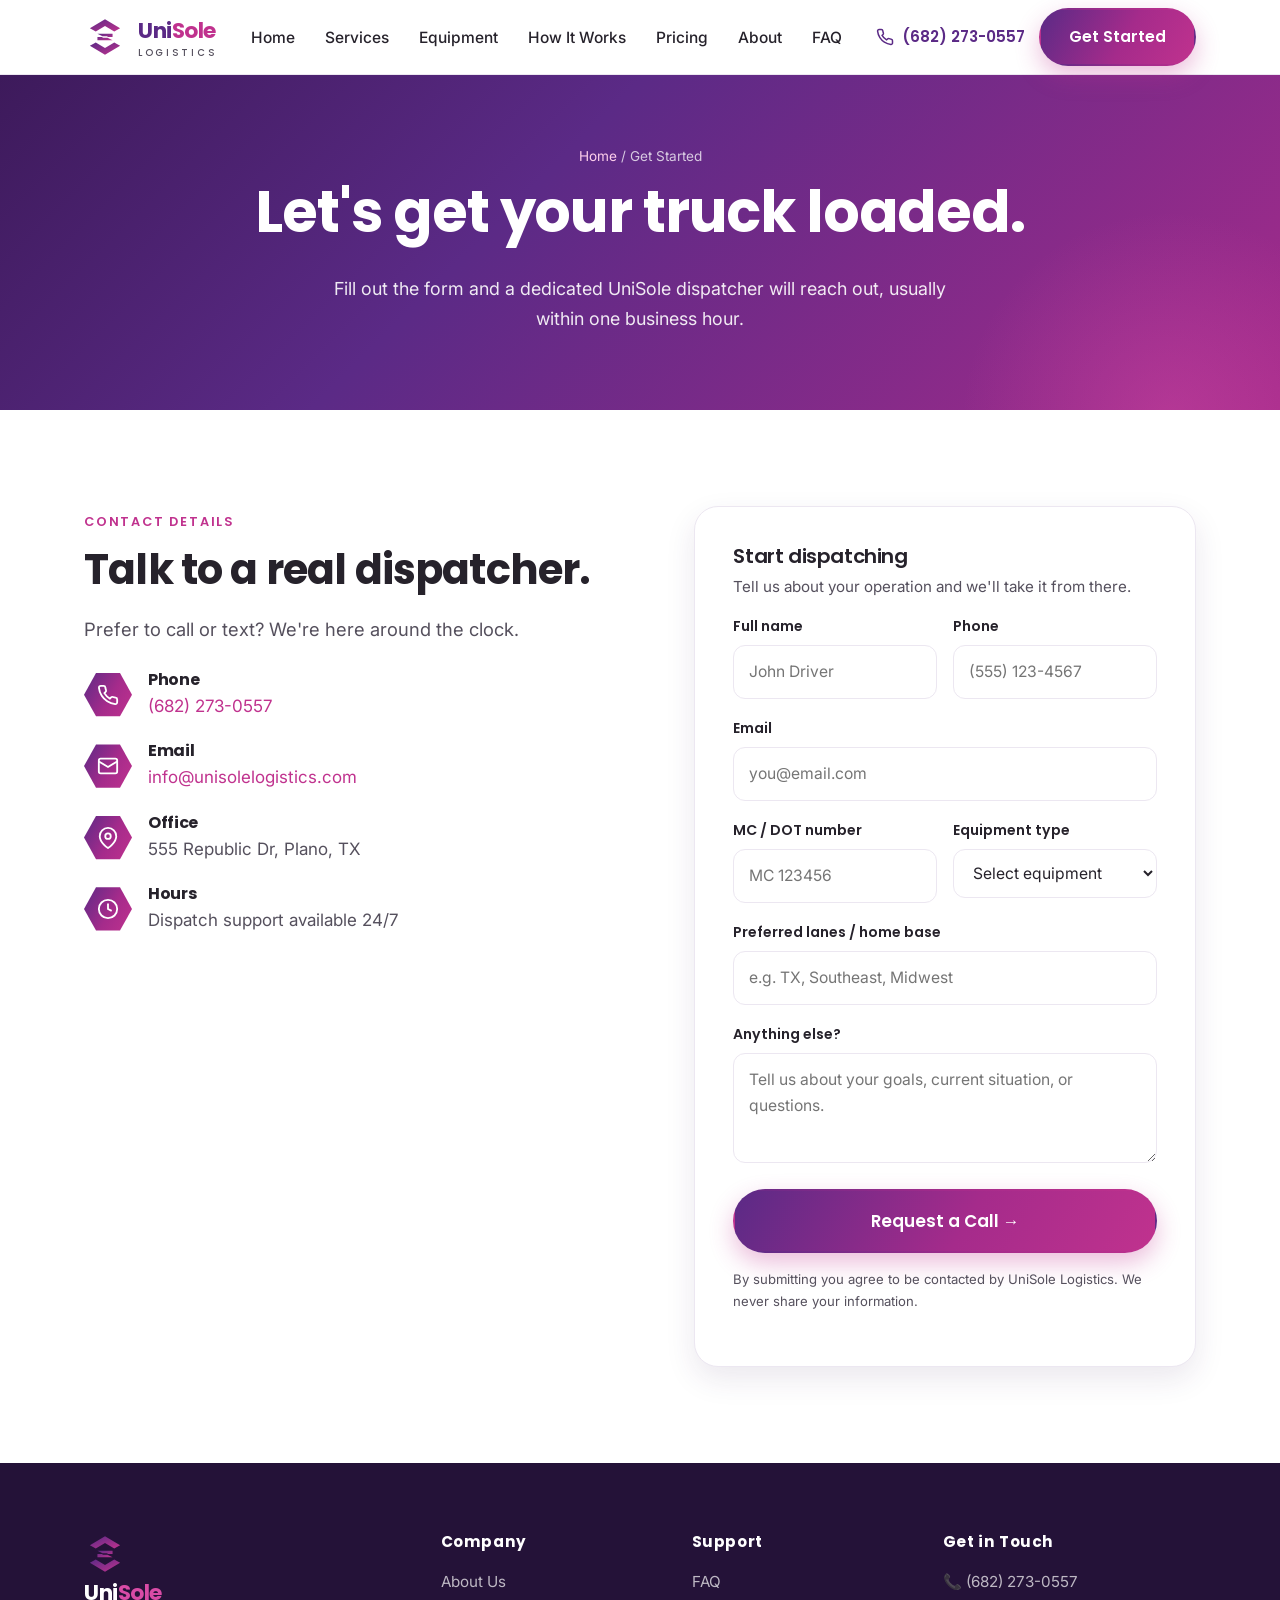
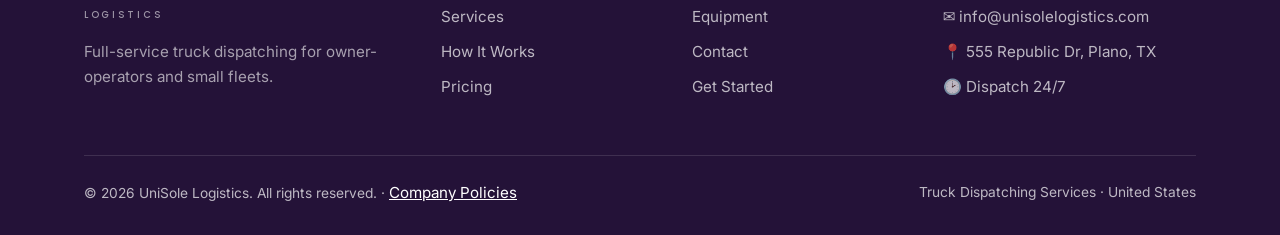
<file: contact.html>
<!DOCTYPE html>
<html lang="en">
<head>
  <meta charset="UTF-8" />
  <meta name="viewport" content="width=device-width, initial-scale=1.0" />
  <title>Get Started | UniSole Logistics Truck Dispatch</title>
  <meta name="description" content="Get started with UniSole Logistics. Tell us about your truck and a dedicated dispatcher will reach out to keep you loaded and earning." />
  <link rel="preconnect" href="https://fonts.googleapis.com" />
  <link rel="preconnect" href="https://fonts.gstatic.com" crossorigin />
  <link href="https://fonts.googleapis.com/css2?family=Poppins:wght@500;600;700&family=Inter:wght@400;500;600&display=swap" rel="stylesheet" />
  <link rel="icon" type="image/svg+xml" href="assets/logo-mark.svg" />
  <link rel="stylesheet" href="css/styles.css" />
</head>
<body>
  <header class="header">
    <div class="container nav">
      <a class="brand" href="index.html"><img class="brand__mark" src="assets/logo-mark.svg" alt="UniSole logo" /><span class="brand__text">Uni<b>Sole</b><span>LOGISTICS</span></span></a>
      <ul class="nav__links">
        <li><a href="index.html">Home</a></li>
        <li><a href="services.html">Services</a></li>
        <li><a href="equipment.html">Equipment</a></li>
        <li><a href="how-it-works.html">How It Works</a></li>
        <li><a href="pricing.html">Pricing</a></li>
        <li><a href="about.html">About</a></li>
        <li><a href="faq.html">FAQ</a></li>
      </ul>
      <div class="nav__cta">
        <a class="nav__phone" href="tel:+16822730557"><svg width="18" height="18" viewBox="0 0 24 24" fill="none" stroke="currentColor" stroke-width="2" stroke-linecap="round"><path d="M22 16.92v3a2 2 0 0 1-2.18 2 19.79 19.79 0 0 1-8.63-3.07 19.5 19.5 0 0 1-6-6 19.79 19.79 0 0 1-3.07-8.67A2 2 0 0 1 4.11 2h3a2 2 0 0 1 2 1.72c.13.96.36 1.9.7 2.81a2 2 0 0 1-.45 2.11L8.09 9.91a16 16 0 0 0 6 6l1.27-1.27a2 2 0 0 1 2.11-.45c.9.34 1.85.57 2.81.7A2 2 0 0 1 22 16.92z"/></svg>(682) 273-0557</a>
        <a class="btn btn--primary" href="contact.html">Get Started</a>
      </div>
      <button class="burger" aria-label="Toggle menu"><span></span><span></span><span></span></button>
    </div>
  </header>

  <section class="page-hero">
    <div class="container">
      <div class="crumbs"><a href="index.html">Home</a> / Get Started</div>
      <h1>Let's get your truck loaded.</h1>
      <p>Fill out the form and a dedicated UniSole dispatcher will reach out, usually within one business hour.</p>
    </div>
  </section>

  <section class="section">
    <div class="container">
      <div class="hero__grid" style="align-items:flex-start;">
        <div class="reveal">
          <span class="eyebrow">Contact Details</span>
          <h2>Talk to a real dispatcher.</h2>
          <p class="lead">Prefer to call or text? We're here around the clock.</p>
          <ul class="contact-list" style="margin-top:26px;">
            <li><div class="hex"><svg viewBox="0 0 24 24" fill="none" stroke="#fff" stroke-width="2" stroke-linecap="round"><path d="M22 16.92v3a2 2 0 0 1-2.18 2 19.79 19.79 0 0 1-8.63-3.07 19.5 19.5 0 0 1-6-6 19.79 19.79 0 0 1-3.07-8.67A2 2 0 0 1 4.11 2h3a2 2 0 0 1 2 1.72c.13.96.36 1.9.7 2.81a2 2 0 0 1-.45 2.11L8.09 9.91a16 16 0 0 0 6 6l1.27-1.27a2 2 0 0 1 2.11-.45c.9.34 1.85.57 2.81.7A2 2 0 0 1 22 16.92z"/></svg></div><div><h4>Phone</h4><p><a href="tel:+16822730557">(682) 273-0557</a></p></div></li>
            <li><div class="hex"><svg viewBox="0 0 24 24" fill="none" stroke="#fff" stroke-width="2"><rect x="2" y="4" width="20" height="16" rx="2"/><path d="m22 7-10 6L2 7"/></svg></div><div><h4>Email</h4><p><a href="mailto:info@unisolelogistics.com">info@unisolelogistics.com</a></p></div></li>
            <li><div class="hex"><svg viewBox="0 0 24 24" fill="none" stroke="#fff" stroke-width="2"><path d="M21 10c0 7-9 13-9 13s-9-6-9-13a9 9 0 0 1 18 0z"/><circle cx="12" cy="10" r="3"/></svg></div><div><h4>Office</h4><p>555 Republic Dr, Plano, TX</p></div></li>
            <li><div class="hex"><svg viewBox="0 0 24 24" fill="none" stroke="#fff" stroke-width="2"><circle cx="12" cy="12" r="10"/><path d="M12 6v6l4 2"/></svg></div><div><h4>Hours</h4><p>Dispatch support available 24/7</p></div></li>
          </ul>
        </div>

        <div class="reveal">
          <div class="form-card">
            <h3 style="margin-bottom:6px;">Start dispatching</h3>
            <p style="font-size:0.95rem;">Tell us about your operation and we'll take it from there.</p>
            <form data-demo>
              <div class="field--row">
                <div class="field"><label for="name">Full name</label><input id="name" type="text" placeholder="John Driver" required /></div>
                <div class="field"><label for="phone">Phone</label><input id="phone" type="tel" placeholder="(555) 123-4567" required /></div>
              </div>
              <div class="field"><label for="email">Email</label><input id="email" type="email" placeholder="you@email.com" required /></div>
              <div class="field--row">
                <div class="field"><label for="mc">MC / DOT number</label><input id="mc" type="text" placeholder="MC 123456" /></div>
                <div class="field"><label for="equipment">Equipment type</label>
                  <select id="equipment">
                    <option value="">Select equipment</option>
                    <option>Dry Van</option>
                    <option>Reefer</option>
                    <option>Flatbed</option>
                    <option>Step-Deck</option>
                    <option>Hot Shot</option>
                    <option>Power Only</option>
                    <option>Other</option>
                  </select>
                </div>
              </div>
              <div class="field"><label for="lanes">Preferred lanes / home base</label><input id="lanes" type="text" placeholder="e.g. TX, Southeast, Midwest" /></div>
              <div class="field"><label for="msg">Anything else?</label><textarea id="msg" placeholder="Tell us about your goals, current situation, or questions."></textarea></div>
              <button class="btn btn--primary btn--lg" type="submit" style="width:100%;justify-content:center;">Request a Call →</button>
              <p class="form-status form-note" role="status" aria-live="polite"></p>
              <p class="form-note">By submitting you agree to be contacted by UniSole Logistics. We never share your information.</p>
            </form>
          </div>
        </div>
      </div>
    </div>
  </section>

  <footer class="footer">
    <div class="container">
      <div class="footer__grid">
        <div><a class="brand" href="index.html" style="margin-bottom:16px;"><img class="brand__mark" src="assets/logo-mark.svg" alt="UniSole logo" /><span class="brand__text">Uni<b>Sole</b><span>LOGISTICS</span></span></a><p>Full-service truck dispatching for owner-operators and small fleets.</p></div>
        <div><h4>Company</h4><a href="about.html">About Us</a><a href="services.html">Services</a><a href="how-it-works.html">How It Works</a><a href="pricing.html">Pricing</a></div>
        <div><h4>Support</h4><a href="faq.html">FAQ</a><a href="equipment.html">Equipment</a><a href="contact.html">Contact</a><a href="contact.html">Get Started</a></div>
        <div><h4>Get in Touch</h4><a href="tel:+16822730557">📞 (682) 273-0557</a><a href="mailto:info@unisolelogistics.com">✉️ info@unisolelogistics.com</a><a href="#">📍 555 Republic Dr, Plano, TX</a><a href="#">🕑 Dispatch 24/7</a></div>
      </div>
      <div class="footer__bottom"><span>© 2026 UniSole Logistics. All rights reserved. · <a href="policy.html" style="color:#fff;display:inline;text-decoration:underline;">Company Policies</a></span><span>Truck Dispatching Services · United States</span></div>
    </div>
  </footer>
  <a class="float-call" href="tel:+16822730557" aria-label="Call us"><svg width="24" height="24" viewBox="0 0 24 24" fill="none" stroke="#fff" stroke-width="2" stroke-linecap="round"><path d="M22 16.92v3a2 2 0 0 1-2.18 2 19.79 19.79 0 0 1-8.63-3.07 19.5 19.5 0 0 1-6-6 19.79 19.79 0 0 1-3.07-8.67A2 2 0 0 1 4.11 2h3a2 2 0 0 1 2 1.72c.13.96.36 1.9.7 2.81a2 2 0 0 1-.45 2.11L8.09 9.91a16 16 0 0 0 6 6l1.27-1.27a2 2 0 0 1 2.11-.45c.9.34 1.85.57 2.81.7A2 2 0 0 1 22 16.92z"/></svg></a>
  <script src="js/main.js"></script>
</body>
</html>
</file>
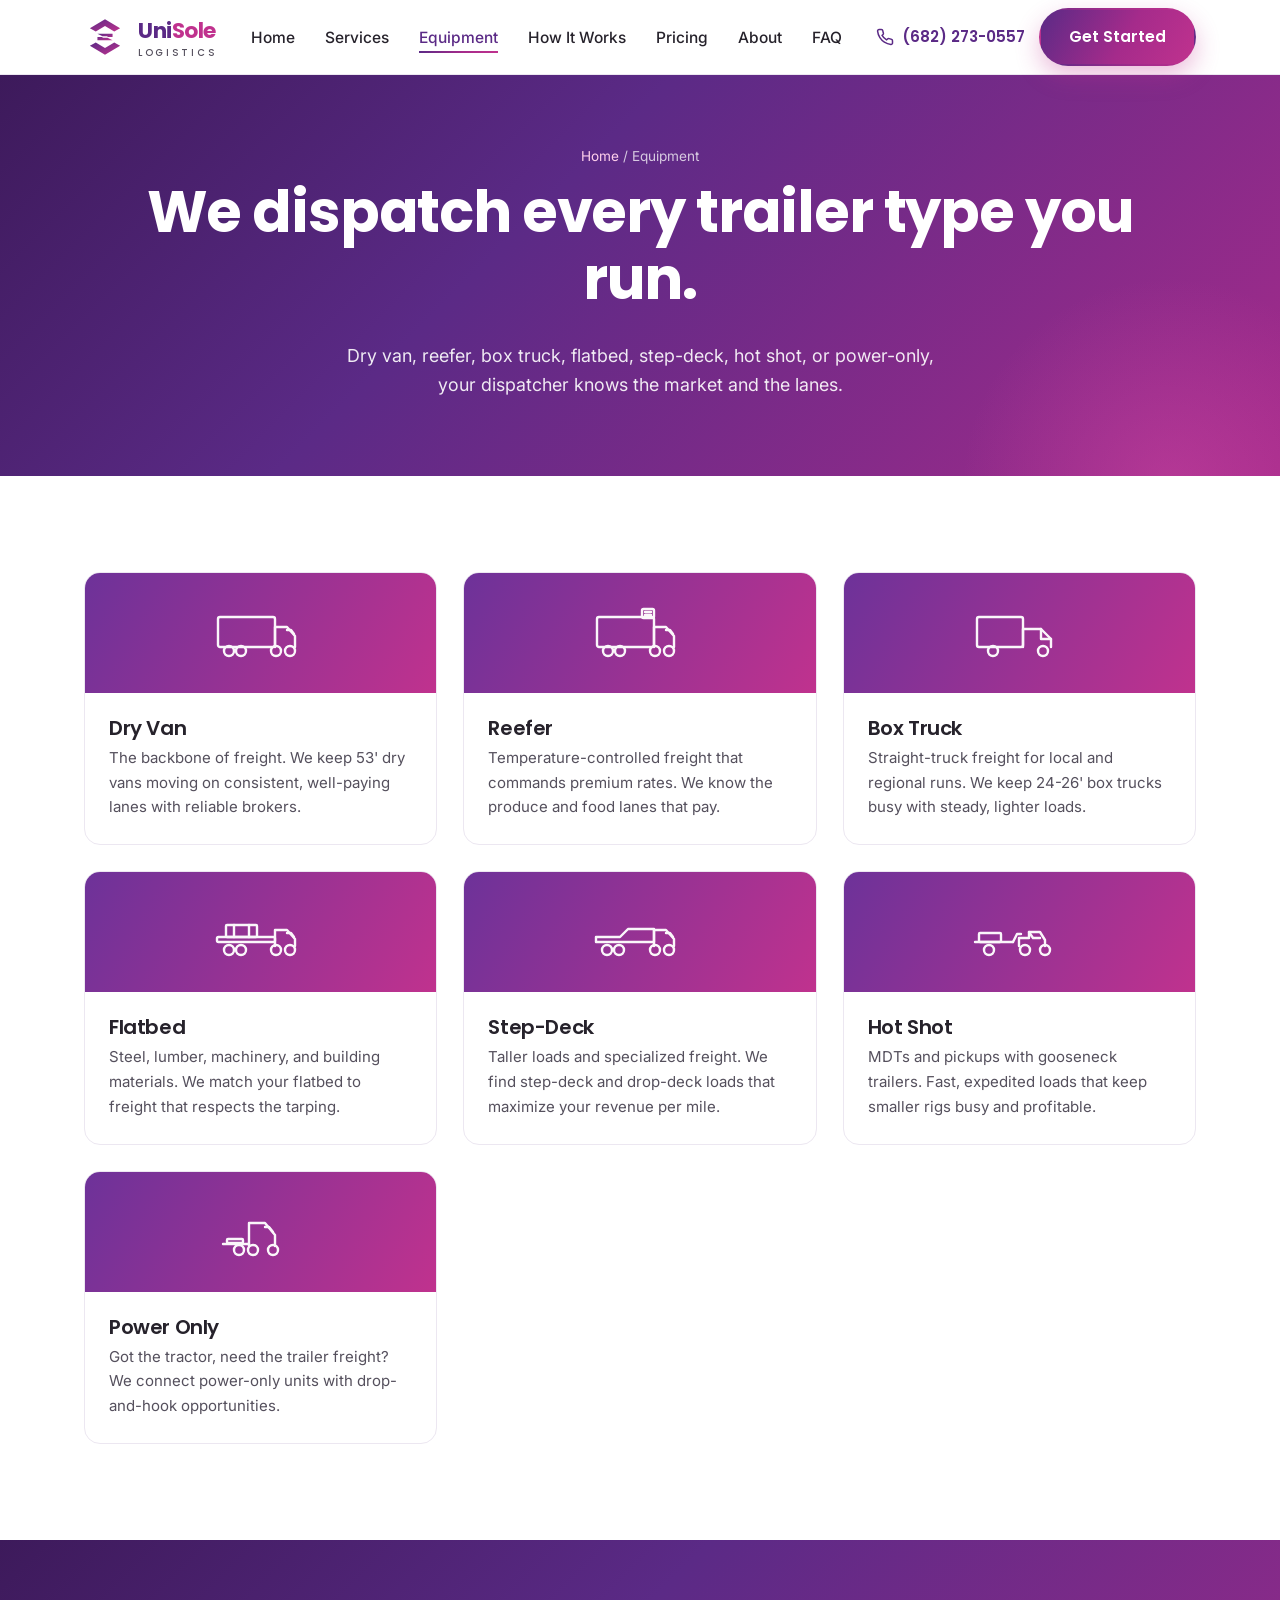
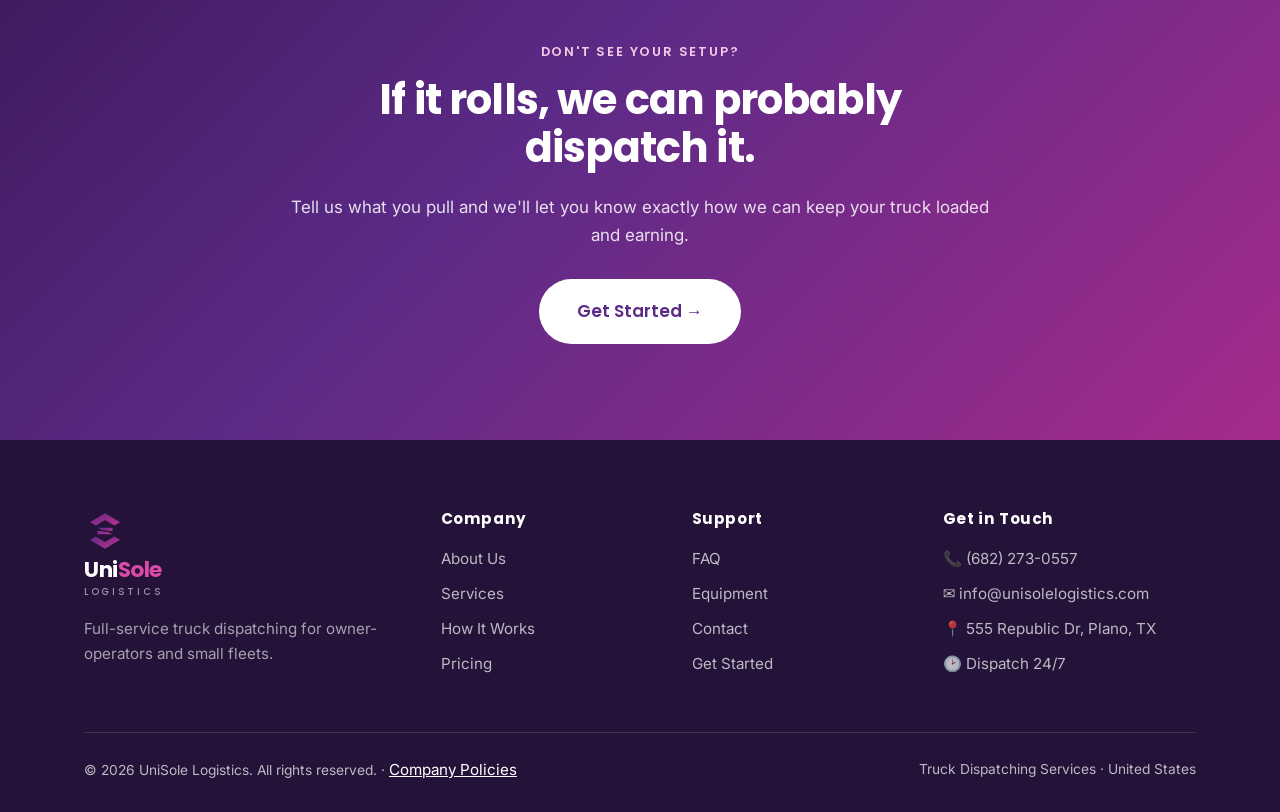
<file: equipment.html>
<!DOCTYPE html>
<html lang="en">
<head>
  <meta charset="UTF-8" />
  <meta name="viewport" content="width=device-width, initial-scale=1.0" />
  <title>Equipment We Dispatch | UniSole Logistics</title>
  <meta name="description" content="UniSole dispatches dry van, reefer, box truck, flatbed, step-deck, hot shot, and power-only carriers across the United States." />
  <link rel="preconnect" href="https://fonts.googleapis.com" />
  <link rel="preconnect" href="https://fonts.gstatic.com" crossorigin />
  <link href="https://fonts.googleapis.com/css2?family=Poppins:wght@500;600;700&family=Inter:wght@400;500;600&display=swap" rel="stylesheet" />
  <link rel="icon" type="image/svg+xml" href="assets/logo-mark.svg" />
  <link rel="stylesheet" href="css/styles.css" />
</head>
<body>
  <header class="header">
    <div class="container nav">
      <a class="brand" href="index.html"><img class="brand__mark" src="assets/logo-mark.svg" alt="UniSole logo" /><span class="brand__text">Uni<b>Sole</b><span>LOGISTICS</span></span></a>
      <ul class="nav__links">
        <li><a href="index.html">Home</a></li>
        <li><a href="services.html">Services</a></li>
        <li><a href="equipment.html" class="active">Equipment</a></li>
        <li><a href="how-it-works.html">How It Works</a></li>
        <li><a href="pricing.html">Pricing</a></li>
        <li><a href="about.html">About</a></li>
        <li><a href="faq.html">FAQ</a></li>
      </ul>
      <div class="nav__cta">
        <a class="nav__phone" href="tel:+16822730557"><svg width="18" height="18" viewBox="0 0 24 24" fill="none" stroke="currentColor" stroke-width="2" stroke-linecap="round"><path d="M22 16.92v3a2 2 0 0 1-2.18 2 19.79 19.79 0 0 1-8.63-3.07 19.5 19.5 0 0 1-6-6 19.79 19.79 0 0 1-3.07-8.67A2 2 0 0 1 4.11 2h3a2 2 0 0 1 2 1.72c.13.96.36 1.9.7 2.81a2 2 0 0 1-.45 2.11L8.09 9.91a16 16 0 0 0 6 6l1.27-1.27a2 2 0 0 1 2.11-.45c.9.34 1.85.57 2.81.7A2 2 0 0 1 22 16.92z"/></svg>(682) 273-0557</a>
        <a class="btn btn--primary" href="contact.html">Get Started</a>
      </div>
      <button class="burger" aria-label="Toggle menu"><span></span><span></span><span></span></button>
    </div>
  </header>

  <section class="page-hero">
    <div class="container">
      <div class="crumbs"><a href="index.html">Home</a> / Equipment</div>
      <h1>We dispatch every trailer type you run.</h1>
      <p>Dry van, reefer, box truck, flatbed, step-deck, hot shot, or power-only, your dispatcher knows the market and the lanes.</p>
    </div>
  </section>

  <section class="section">
    <div class="container">
      <div class="grid grid--3 reveal">
        <div class="equip"><div class="equip__top">
          <svg viewBox="0 0 96 56" fill="none" stroke="#fff" stroke-width="2.4" stroke-linecap="round" stroke-linejoin="round" aria-label="Dry van truck">
            <rect x="5" y="12" width="57" height="30" rx="2"/>
            <path d="M62 42V22h12l8 9v11"/><path d="M74 25h4l3 4"/>
            <circle cx="16" cy="46" r="5"/><circle cx="28" cy="46" r="5"/><circle cx="63" cy="46" r="5"/><circle cx="77" cy="46" r="5"/>
          </svg>
        </div><div class="equip__body"><h3>Dry Van</h3><p>The backbone of freight. We keep 53' dry vans moving on consistent, well-paying lanes with reliable brokers.</p></div></div>
        <div class="equip"><div class="equip__top">
          <svg viewBox="0 0 96 56" fill="none" stroke="#fff" stroke-width="2.4" stroke-linecap="round" stroke-linejoin="round" aria-label="Refrigerated reefer truck">
            <rect x="5" y="12" width="57" height="30" rx="2"/>
            <rect x="50" y="4" width="12" height="9" rx="1.5"/><path d="M53 7h6M53 10h6"/>
            <path d="M62 42V22h12l8 9v11"/><path d="M74 25h4l3 4"/>
            <circle cx="16" cy="46" r="5"/><circle cx="28" cy="46" r="5"/><circle cx="63" cy="46" r="5"/><circle cx="77" cy="46" r="5"/>
          </svg>
        </div><div class="equip__body"><h3>Reefer</h3><p>Temperature-controlled freight that commands premium rates. We know the produce and food lanes that pay.</p></div></div>
        <div class="equip"><div class="equip__top">
          <svg viewBox="0 0 96 56" fill="none" stroke="#fff" stroke-width="2.4" stroke-linecap="round" stroke-linejoin="round" aria-label="Box truck">
            <rect x="6" y="12" width="46" height="30" rx="2"/>
            <path d="M52 42V24h18l10 10v8"/><path d="M70 24v10h10"/>
            <circle cx="22" cy="46" r="5"/><circle cx="72" cy="46" r="5"/>
          </svg>
        </div><div class="equip__body"><h3>Box Truck</h3><p>Straight-truck freight for local and regional runs. We keep 24-26' box trucks busy with steady, lighter loads.</p></div></div>
        <div class="equip"><div class="equip__top">
          <svg viewBox="0 0 96 56" fill="none" stroke="#fff" stroke-width="2.4" stroke-linecap="round" stroke-linejoin="round" aria-label="Flatbed truck">
            <rect x="4" y="33" width="58" height="5" rx="1.5"/>
            <rect x="13" y="21" width="31" height="12" rx="1"/><path d="M21 21v12M36 21v12"/>
            <path d="M62 42V26h12l8 9v7"/><path d="M74 29h4l3 4"/>
            <circle cx="16" cy="46" r="5"/><circle cx="28" cy="46" r="5"/><circle cx="63" cy="46" r="5"/><circle cx="77" cy="46" r="5"/>
          </svg>
        </div><div class="equip__body"><h3>Flatbed</h3><p>Steel, lumber, machinery, and building materials. We match your flatbed to freight that respects the tarping.</p></div></div>
        <div class="equip"><div class="equip__top">
          <svg viewBox="0 0 96 56" fill="none" stroke="#fff" stroke-width="2.4" stroke-linecap="round" stroke-linejoin="round" aria-label="Step-deck truck">
            <path d="M4 33h24l8-8h26v13H4z"/>
            <path d="M62 42V26h12l8 9v7"/><path d="M74 29h4l3 4"/>
            <circle cx="15" cy="46" r="5"/><circle cx="27" cy="46" r="5"/><circle cx="63" cy="46" r="5"/><circle cx="77" cy="46" r="5"/>
          </svg>
        </div><div class="equip__body"><h3>Step-Deck</h3><p>Taller loads and specialized freight. We find step-deck and drop-deck loads that maximize your revenue per mile.</p></div></div>
        <div class="equip"><div class="equip__top">
          <svg viewBox="0 0 96 56" fill="none" stroke="#fff" stroke-width="2.4" stroke-linecap="round" stroke-linejoin="round" aria-label="Hot shot pickup and gooseneck trailer">
            <path d="M4 38h38"/><rect x="8" y="29" width="22" height="9" rx="1"/>
            <path d="M42 38l4-8h4"/>
            <path d="M48 42v-8h10v-6h11l5 8v6"/><path d="M58 28l4 6h7"/>
            <circle cx="18" cy="46" r="5"/><circle cx="54" cy="46" r="5"/><circle cx="74" cy="46" r="5"/>
          </svg>
        </div><div class="equip__body"><h3>Hot Shot</h3><p>MDTs and pickups with gooseneck trailers. Fast, expedited loads that keep smaller rigs busy and profitable.</p></div></div>
        <div class="equip"><div class="equip__top">
          <svg viewBox="0 0 96 56" fill="none" stroke="#fff" stroke-width="2.4" stroke-linecap="round" stroke-linejoin="round" aria-label="Power-only tractor unit">
            <path d="M10 40h26"/><rect x="14" y="35" width="16" height="4" rx="1"/>
            <path d="M36 42V19h16l10 12v11"/><path d="M52 23h4l4 5"/>
            <circle cx="26" cy="46" r="5"/><circle cx="40" cy="46" r="5"/><circle cx="60" cy="46" r="5"/>
          </svg>
        </div><div class="equip__body"><h3>Power Only</h3><p>Got the tractor, need the trailer freight? We connect power-only units with drop-and-hook opportunities.</p></div></div>
      </div>
    </div>
  </section>

  <section class="section section--brand">
    <div class="container center narrow reveal">
      <span class="eyebrow">Don't see your setup?</span>
      <h2 style="color:#fff;">If it rolls, we can probably dispatch it.</h2>
      <p>Tell us what you pull and we'll let you know exactly how we can keep your truck loaded and earning.</p>
      <div class="hero__actions" style="justify-content:center;"><a class="btn btn--white btn--lg" href="contact.html">Get Started →</a></div>
    </div>
  </section>

  <footer class="footer">
    <div class="container">
      <div class="footer__grid">
        <div><a class="brand" href="index.html" style="margin-bottom:16px;"><img class="brand__mark" src="assets/logo-mark.svg" alt="UniSole logo" /><span class="brand__text">Uni<b>Sole</b><span>LOGISTICS</span></span></a><p>Full-service truck dispatching for owner-operators and small fleets.</p></div>
        <div><h4>Company</h4><a href="about.html">About Us</a><a href="services.html">Services</a><a href="how-it-works.html">How It Works</a><a href="pricing.html">Pricing</a></div>
        <div><h4>Support</h4><a href="faq.html">FAQ</a><a href="equipment.html">Equipment</a><a href="contact.html">Contact</a><a href="contact.html">Get Started</a></div>
        <div><h4>Get in Touch</h4><a href="tel:+16822730557">📞 (682) 273-0557</a><a href="mailto:info@unisolelogistics.com">✉️ info@unisolelogistics.com</a><a href="#">📍 555 Republic Dr, Plano, TX</a><a href="#">🕑 Dispatch 24/7</a></div>
      </div>
      <div class="footer__bottom"><span>© 2026 UniSole Logistics. All rights reserved. · <a href="policy.html" style="color:#fff;display:inline;text-decoration:underline;">Company Policies</a></span><span>Truck Dispatching Services · United States</span></div>
    </div>
  </footer>
  <a class="float-call" href="tel:+16822730557" aria-label="Call us"><svg width="24" height="24" viewBox="0 0 24 24" fill="none" stroke="#fff" stroke-width="2" stroke-linecap="round"><path d="M22 16.92v3a2 2 0 0 1-2.18 2 19.79 19.79 0 0 1-8.63-3.07 19.5 19.5 0 0 1-6-6 19.79 19.79 0 0 1-3.07-8.67A2 2 0 0 1 4.11 2h3a2 2 0 0 1 2 1.72c.13.96.36 1.9.7 2.81a2 2 0 0 1-.45 2.11L8.09 9.91a16 16 0 0 0 6 6l1.27-1.27a2 2 0 0 1 2.11-.45c.9.34 1.85.57 2.81.7A2 2 0 0 1 22 16.92z"/></svg></a>
  <script src="js/main.js"></script>
</body>
</html>
</file>
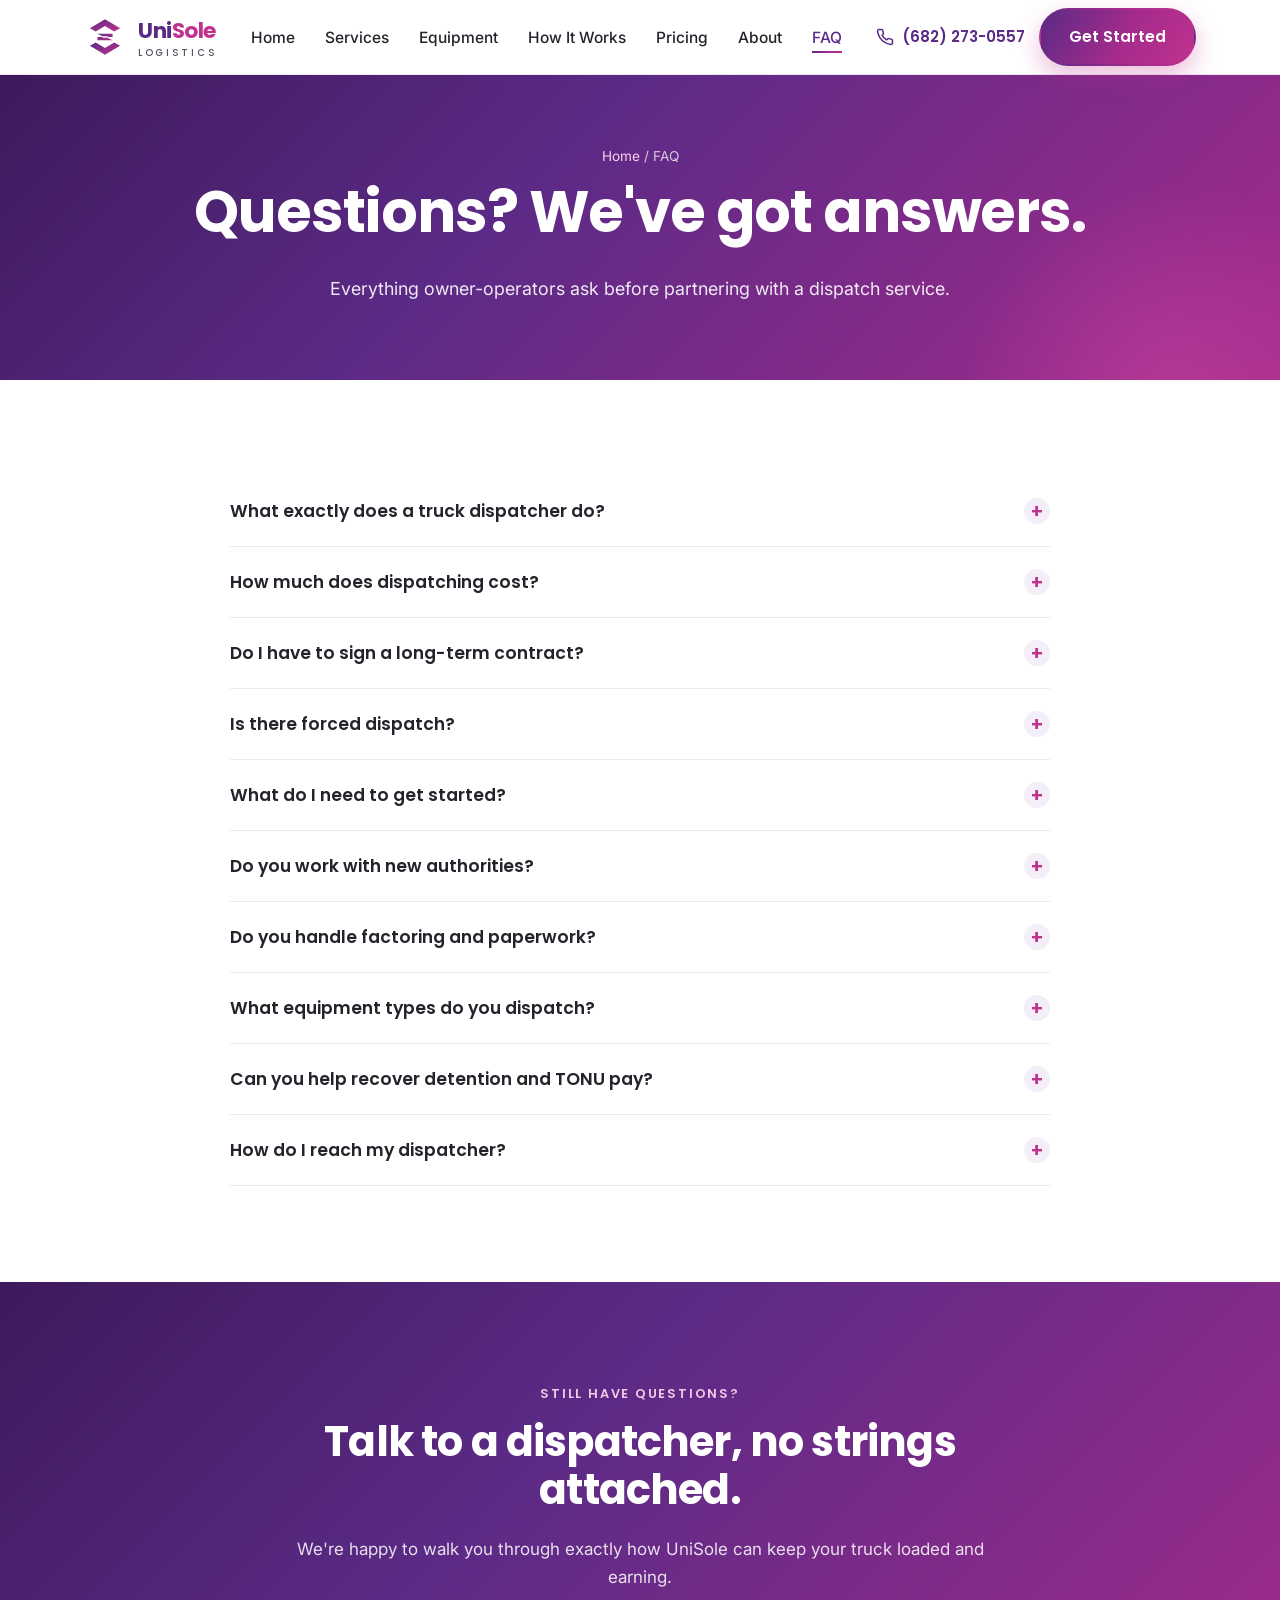
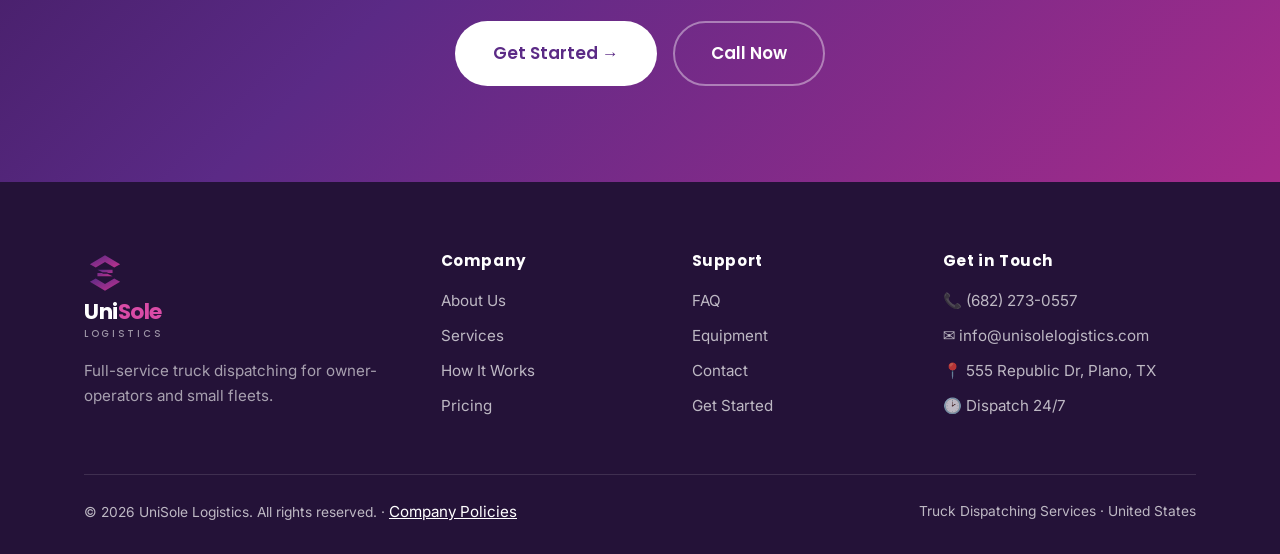
<file: faq.html>
<!DOCTYPE html>
<html lang="en">
<head>
  <meta charset="UTF-8" />
  <meta name="viewport" content="width=device-width, initial-scale=1.0" />
  <title>FAQ | UniSole Logistics Truck Dispatch</title>
  <meta name="description" content="Answers to common questions about UniSole's truck dispatch service, pricing, contracts, factoring, onboarding, and how dispatching works." />
  <link rel="preconnect" href="https://fonts.googleapis.com" />
  <link rel="preconnect" href="https://fonts.gstatic.com" crossorigin />
  <link href="https://fonts.googleapis.com/css2?family=Poppins:wght@500;600;700&family=Inter:wght@400;500;600&display=swap" rel="stylesheet" />
  <link rel="icon" type="image/svg+xml" href="assets/logo-mark.svg" />
  <link rel="stylesheet" href="css/styles.css" />
</head>
<body>
  <header class="header">
    <div class="container nav">
      <a class="brand" href="index.html"><img class="brand__mark" src="assets/logo-mark.svg" alt="UniSole logo" /><span class="brand__text">Uni<b>Sole</b><span>LOGISTICS</span></span></a>
      <ul class="nav__links">
        <li><a href="index.html">Home</a></li>
        <li><a href="services.html">Services</a></li>
        <li><a href="equipment.html">Equipment</a></li>
        <li><a href="how-it-works.html">How It Works</a></li>
        <li><a href="pricing.html">Pricing</a></li>
        <li><a href="about.html">About</a></li>
        <li><a href="faq.html" class="active">FAQ</a></li>
      </ul>
      <div class="nav__cta">
        <a class="nav__phone" href="tel:+16822730557"><svg width="18" height="18" viewBox="0 0 24 24" fill="none" stroke="currentColor" stroke-width="2" stroke-linecap="round"><path d="M22 16.92v3a2 2 0 0 1-2.18 2 19.79 19.79 0 0 1-8.63-3.07 19.5 19.5 0 0 1-6-6 19.79 19.79 0 0 1-3.07-8.67A2 2 0 0 1 4.11 2h3a2 2 0 0 1 2 1.72c.13.96.36 1.9.7 2.81a2 2 0 0 1-.45 2.11L8.09 9.91a16 16 0 0 0 6 6l1.27-1.27a2 2 0 0 1 2.11-.45c.9.34 1.85.57 2.81.7A2 2 0 0 1 22 16.92z"/></svg>(682) 273-0557</a>
        <a class="btn btn--primary" href="contact.html">Get Started</a>
      </div>
      <button class="burger" aria-label="Toggle menu"><span></span><span></span><span></span></button>
    </div>
  </header>

  <section class="page-hero">
    <div class="container">
      <div class="crumbs"><a href="index.html">Home</a> / FAQ</div>
      <h1>Questions? We've got answers.</h1>
      <p>Everything owner-operators ask before partnering with a dispatch service.</p>
    </div>
  </section>

  <section class="section">
    <div class="container">
      <div class="faq reveal">
        <div class="faq__item">
          <button class="faq__q">What exactly does a truck dispatcher do? <span class="icon">+</span></button>
          <div class="faq__a"><p>We find and book loads for your truck, negotiate the best possible rate, set you up with brokers, handle the rate confirmations and paperwork, and coordinate your schedule, so you can focus on driving instead of spending hours on the phone.</p></div>
        </div>
        <div class="faq__item">
          <button class="faq__q">How much does dispatching cost? <span class="icon">+</span></button>
          <div class="faq__a"><p>We charge a simple percentage of your gross load revenue, no sign-up fees and no hidden charges. Your exact rate depends on your equipment and lanes. See our <a href="pricing.html">pricing page</a> or contact us for a custom quote.</p></div>
        </div>
        <div class="faq__item">
          <button class="faq__q">Do I have to sign a long-term contract? <span class="icon">+</span></button>
          <div class="faq__a"><p>No. We work month to month and you can cancel anytime. We'd rather earn your business every week than lock you into a contract.</p></div>
        </div>
        <div class="faq__item">
          <button class="faq__q">Is there forced dispatch? <span class="icon">+</span></button>
          <div class="faq__a"><p>Never. You approve every single load before we book it. Your dispatcher works around your preferred lanes, home time, and rate goals, you're always in control.</p></div>
        </div>
        <div class="faq__item">
          <button class="faq__q">What do I need to get started? <span class="icon">+</span></button>
          <div class="faq__a"><p>Active MC and DOT authority, a certificate of insurance, and a signed W-9. If you factor, we'll also need your Notice of Assignment. That's it, we handle the broker setups from there. Most carriers are booking within 24-48 hours.</p></div>
        </div>
        <div class="faq__item">
          <button class="faq__q">Do you work with new authorities? <span class="icon">+</span></button>
          <div class="faq__a"><p>Yes. We regularly help brand-new owner-operators get their first loads and build broker relationships. We'll guide you through what you need to start strong.</p></div>
        </div>
        <div class="faq__item">
          <button class="faq__q">Do you handle factoring and paperwork? <span class="icon">+</span></button>
          <div class="faq__a"><p>We coordinate with your factoring company and make sure your rate cons, BOLs, and documents are organized and submitted correctly so you get paid faster. You choose your factoring company; we handle the coordination.</p></div>
        </div>
        <div class="faq__item">
          <button class="faq__q">What equipment types do you dispatch? <span class="icon">+</span></button>
          <div class="faq__a"><p>Dry van, reefer, flatbed, step-deck, hot shot, and power-only. If you pull something else, <a href="contact.html">reach out</a>, chances are we can dispatch it.</p></div>
        </div>
        <div class="faq__item">
          <button class="faq__q">Can you help recover detention and TONU pay? <span class="icon">+</span></button>
          <div class="faq__a"><p>Absolutely. We document delays and chase detention and Truck-Order-Not-Used pay on your behalf so your time is properly compensated.</p></div>
        </div>
        <div class="faq__item">
          <button class="faq__q">How do I reach my dispatcher? <span class="icon">+</span></button>
          <div class="faq__a"><p>You'll have a dedicated dispatcher reachable by phone, text, and email, with 24/7 support if something comes up on the road.</p></div>
        </div>
      </div>
    </div>
  </section>

  <section class="section section--brand">
    <div class="container center narrow reveal">
      <span class="eyebrow">Still have questions?</span>
      <h2 style="color:#fff;">Talk to a dispatcher, no strings attached.</h2>
      <p>We're happy to walk you through exactly how UniSole can keep your truck loaded and earning.</p>
      <div class="hero__actions" style="justify-content:center;"><a class="btn btn--white btn--lg" href="contact.html">Get Started →</a><a class="btn btn--ghost btn--lg" href="tel:+16822730557" style="border-color:rgba(255,255,255,0.4);color:#fff;">Call Now</a></div>
    </div>
  </section>

  <footer class="footer">
    <div class="container">
      <div class="footer__grid">
        <div><a class="brand" href="index.html" style="margin-bottom:16px;"><img class="brand__mark" src="assets/logo-mark.svg" alt="UniSole logo" /><span class="brand__text">Uni<b>Sole</b><span>LOGISTICS</span></span></a><p>Full-service truck dispatching for owner-operators and small fleets.</p></div>
        <div><h4>Company</h4><a href="about.html">About Us</a><a href="services.html">Services</a><a href="how-it-works.html">How It Works</a><a href="pricing.html">Pricing</a></div>
        <div><h4>Support</h4><a href="faq.html">FAQ</a><a href="equipment.html">Equipment</a><a href="contact.html">Contact</a><a href="contact.html">Get Started</a></div>
        <div><h4>Get in Touch</h4><a href="tel:+16822730557">📞 (682) 273-0557</a><a href="mailto:info@unisolelogistics.com">✉️ info@unisolelogistics.com</a><a href="#">📍 555 Republic Dr, Plano, TX</a><a href="#">🕑 Dispatch 24/7</a></div>
      </div>
      <div class="footer__bottom"><span>© 2026 UniSole Logistics. All rights reserved. · <a href="policy.html" style="color:#fff;display:inline;text-decoration:underline;">Company Policies</a></span><span>Truck Dispatching Services · United States</span></div>
    </div>
  </footer>
  <a class="float-call" href="tel:+16822730557" aria-label="Call us"><svg width="24" height="24" viewBox="0 0 24 24" fill="none" stroke="#fff" stroke-width="2" stroke-linecap="round"><path d="M22 16.92v3a2 2 0 0 1-2.18 2 19.79 19.79 0 0 1-8.63-3.07 19.5 19.5 0 0 1-6-6 19.79 19.79 0 0 1-3.07-8.67A2 2 0 0 1 4.11 2h3a2 2 0 0 1 2 1.72c.13.96.36 1.9.7 2.81a2 2 0 0 1-.45 2.11L8.09 9.91a16 16 0 0 0 6 6l1.27-1.27a2 2 0 0 1 2.11-.45c.9.34 1.85.57 2.81.7A2 2 0 0 1 22 16.92z"/></svg></a>
  <script src="js/main.js"></script>
</body>
</html>
</file>
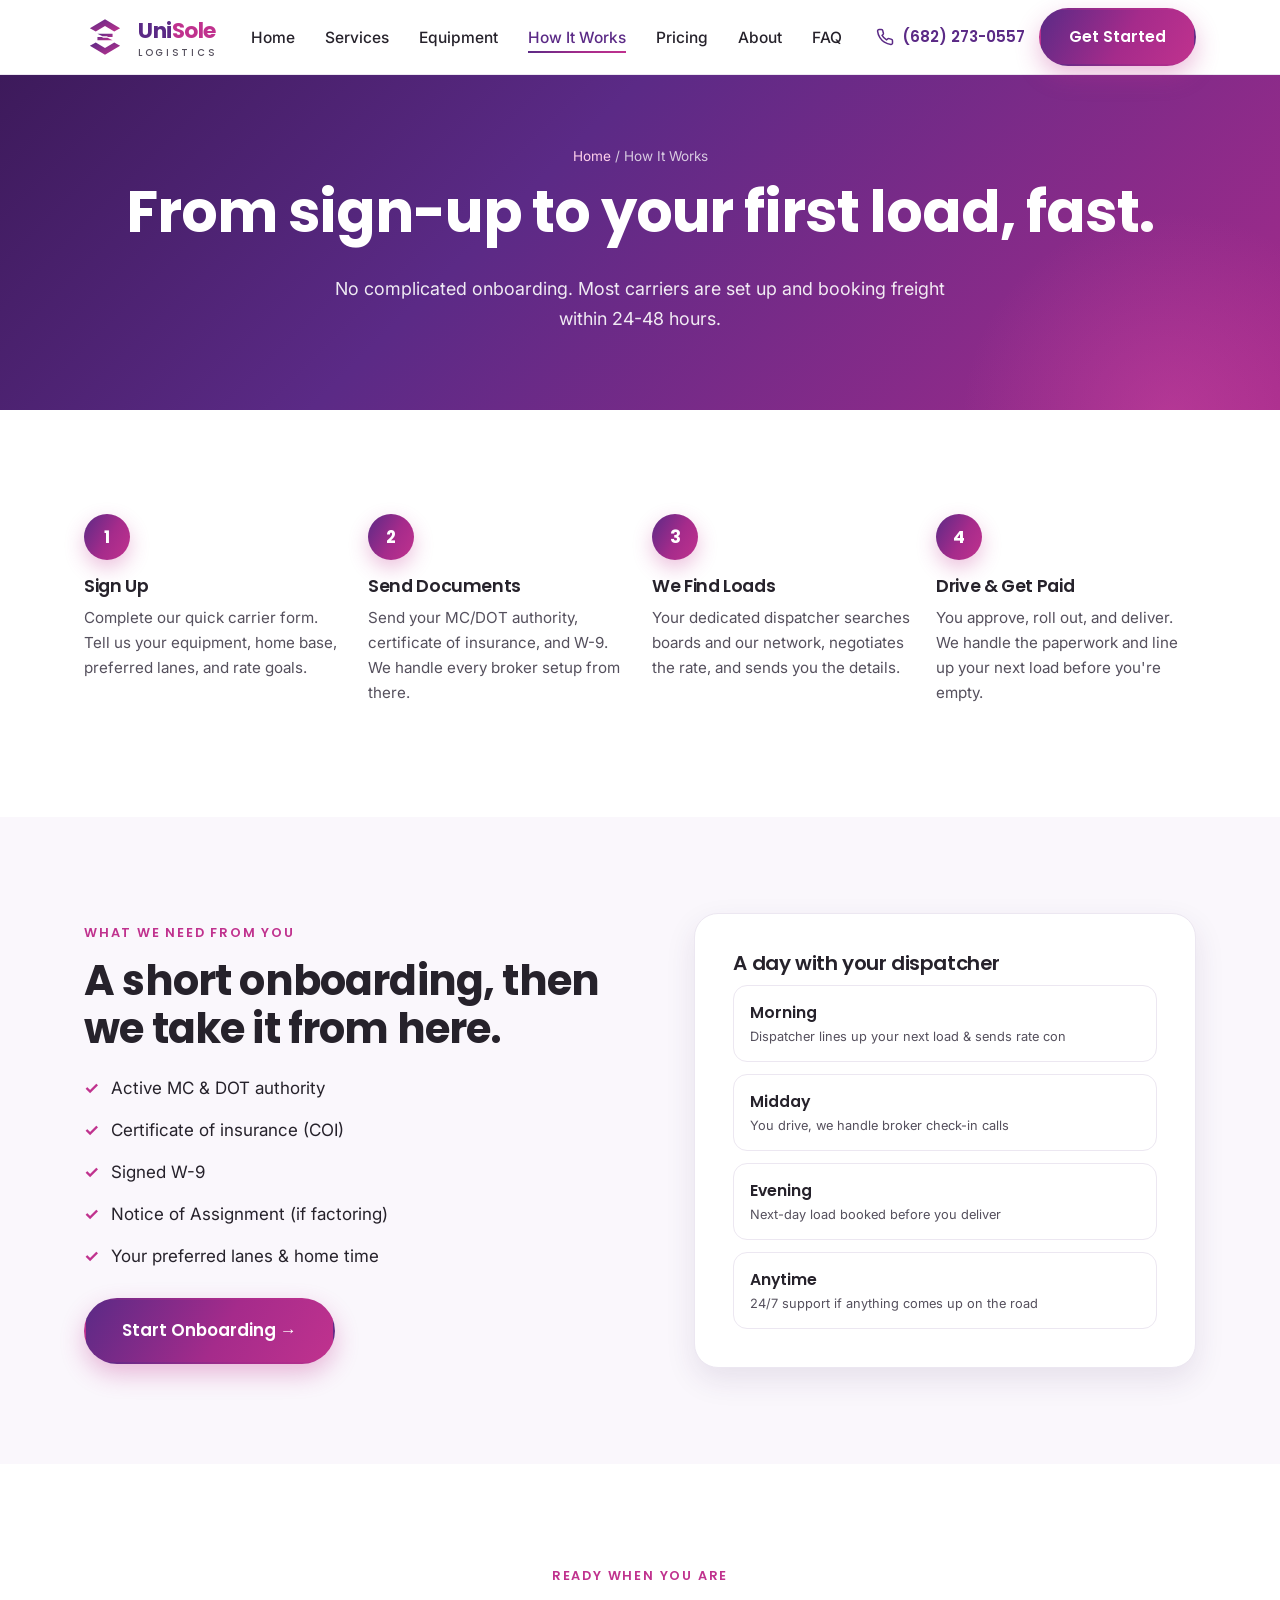
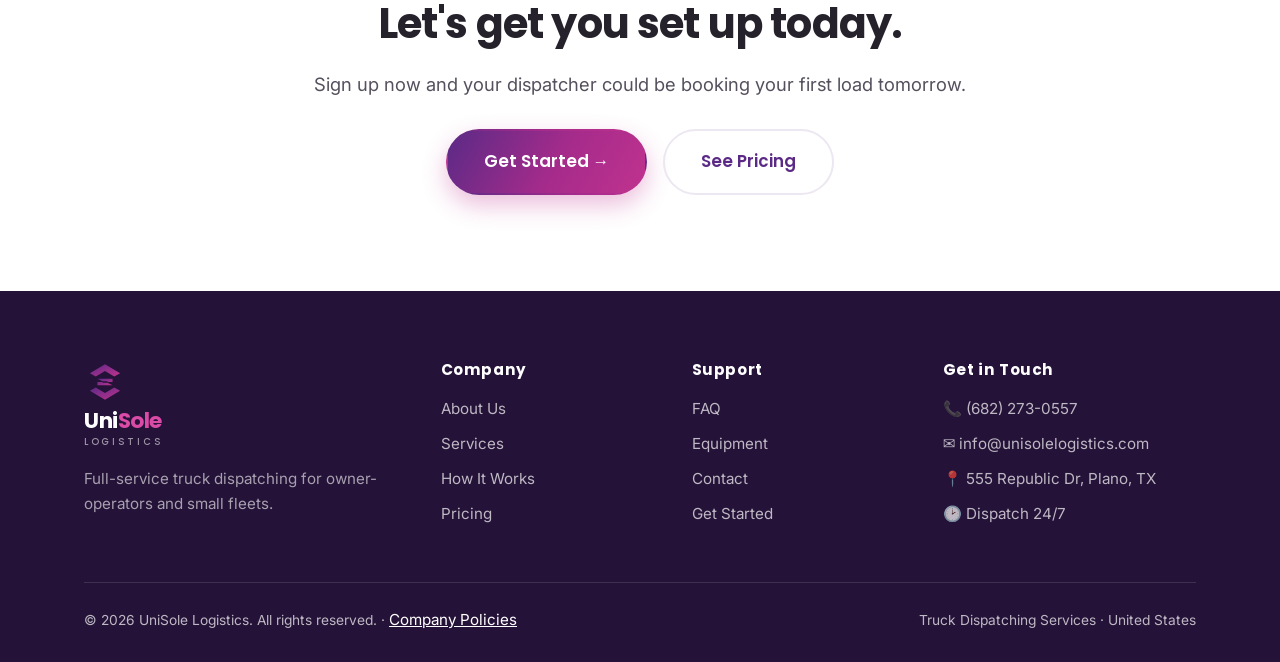
<file: how-it-works.html>
<!DOCTYPE html>
<html lang="en">
<head>
  <meta charset="UTF-8" />
  <meta name="viewport" content="width=device-width, initial-scale=1.0" />
  <title>How It Works | UniSole Logistics Truck Dispatch</title>
  <meta name="description" content="Getting started with UniSole is simple: sign up, send your documents, we find loads, you drive and get paid. See how our dispatch process works." />
  <link rel="preconnect" href="https://fonts.googleapis.com" />
  <link rel="preconnect" href="https://fonts.gstatic.com" crossorigin />
  <link href="https://fonts.googleapis.com/css2?family=Poppins:wght@500;600;700&family=Inter:wght@400;500;600&display=swap" rel="stylesheet" />
  <link rel="icon" type="image/svg+xml" href="assets/logo-mark.svg" />
  <link rel="stylesheet" href="css/styles.css" />
</head>
<body>
  <header class="header">
    <div class="container nav">
      <a class="brand" href="index.html"><img class="brand__mark" src="assets/logo-mark.svg" alt="UniSole logo" /><span class="brand__text">Uni<b>Sole</b><span>LOGISTICS</span></span></a>
      <ul class="nav__links">
        <li><a href="index.html">Home</a></li>
        <li><a href="services.html">Services</a></li>
        <li><a href="equipment.html">Equipment</a></li>
        <li><a href="how-it-works.html" class="active">How It Works</a></li>
        <li><a href="pricing.html">Pricing</a></li>
        <li><a href="about.html">About</a></li>
        <li><a href="faq.html">FAQ</a></li>
      </ul>
      <div class="nav__cta">
        <a class="nav__phone" href="tel:+16822730557"><svg width="18" height="18" viewBox="0 0 24 24" fill="none" stroke="currentColor" stroke-width="2" stroke-linecap="round"><path d="M22 16.92v3a2 2 0 0 1-2.18 2 19.79 19.79 0 0 1-8.63-3.07 19.5 19.5 0 0 1-6-6 19.79 19.79 0 0 1-3.07-8.67A2 2 0 0 1 4.11 2h3a2 2 0 0 1 2 1.72c.13.96.36 1.9.7 2.81a2 2 0 0 1-.45 2.11L8.09 9.91a16 16 0 0 0 6 6l1.27-1.27a2 2 0 0 1 2.11-.45c.9.34 1.85.57 2.81.7A2 2 0 0 1 22 16.92z"/></svg>(682) 273-0557</a>
        <a class="btn btn--primary" href="contact.html">Get Started</a>
      </div>
      <button class="burger" aria-label="Toggle menu"><span></span><span></span><span></span></button>
    </div>
  </header>

  <section class="page-hero">
    <div class="container">
      <div class="crumbs"><a href="index.html">Home</a> / How It Works</div>
      <h1>From sign-up to your first load, fast.</h1>
      <p>No complicated onboarding. Most carriers are set up and booking freight within 24-48 hours.</p>
    </div>
  </section>

  <section class="section">
    <div class="container">
      <div class="steps reveal" style="grid-template-columns:repeat(4,1fr);">
        <div class="step"><div class="step__num">1</div><h3>Sign Up</h3><p>Complete our quick carrier form. Tell us your equipment, home base, preferred lanes, and rate goals.</p></div>
        <div class="step"><div class="step__num">2</div><h3>Send Documents</h3><p>Send your MC/DOT authority, certificate of insurance, and W-9. We handle every broker setup from there.</p></div>
        <div class="step"><div class="step__num">3</div><h3>We Find Loads</h3><p>Your dedicated dispatcher searches boards and our network, negotiates the rate, and sends you the details.</p></div>
        <div class="step"><div class="step__num">4</div><h3>Drive & Get Paid</h3><p>You approve, roll out, and deliver. We handle the paperwork and line up your next load before you're empty.</p></div>
      </div>
    </div>
  </section>

  <section class="section section--tint">
    <div class="container">
      <div class="hero__grid" style="align-items:center;">
        <div class="reveal">
          <span class="eyebrow">What we need from you</span>
          <h2>A short onboarding, then we take it from here.</h2>
          <ul style="list-style:none;display:flex;flex-direction:column;gap:14px;margin-top:20px;">
            <li style="display:flex;gap:12px;align-items:center;"><span style="color:var(--pink-500);font-weight:700;">✓</span> Active MC & DOT authority</li>
            <li style="display:flex;gap:12px;align-items:center;"><span style="color:var(--pink-500);font-weight:700;">✓</span> Certificate of insurance (COI)</li>
            <li style="display:flex;gap:12px;align-items:center;"><span style="color:var(--pink-500);font-weight:700;">✓</span> Signed W-9</li>
            <li style="display:flex;gap:12px;align-items:center;"><span style="color:var(--pink-500);font-weight:700;">✓</span> Notice of Assignment (if factoring)</li>
            <li style="display:flex;gap:12px;align-items:center;"><span style="color:var(--pink-500);font-weight:700;">✓</span> Your preferred lanes & home time</li>
          </ul>
          <div class="hero__actions" style="margin-top:28px;"><a class="btn btn--primary btn--lg" href="contact.html">Start Onboarding →</a></div>
        </div>
        <div class="reveal">
          <div class="form-card">
            <h3>A day with your dispatcher</h3>
            <div class="load-row" style="box-shadow:none;border:1px solid var(--line);"><div><div class="load-row__route">Morning</div><div class="load-row__meta">Dispatcher lines up your next load & sends rate con</div></div></div>
            <div class="load-row" style="box-shadow:none;border:1px solid var(--line);"><div><div class="load-row__route">Midday</div><div class="load-row__meta">You drive, we handle broker check-in calls</div></div></div>
            <div class="load-row" style="box-shadow:none;border:1px solid var(--line);"><div><div class="load-row__route">Evening</div><div class="load-row__meta">Next-day load booked before you deliver</div></div></div>
            <div class="load-row" style="box-shadow:none;border:1px solid var(--line);"><div><div class="load-row__route">Anytime</div><div class="load-row__meta">24/7 support if anything comes up on the road</div></div></div>
          </div>
        </div>
      </div>
    </div>
  </section>

  <section class="section">
    <div class="container center narrow reveal">
      <span class="eyebrow">Ready when you are</span>
      <h2>Let's get you set up today.</h2>
      <p class="lead">Sign up now and your dispatcher could be booking your first load tomorrow.</p>
      <div class="hero__actions" style="justify-content:center;"><a class="btn btn--primary btn--lg" href="contact.html">Get Started →</a><a class="btn btn--ghost btn--lg" href="pricing.html">See Pricing</a></div>
    </div>
  </section>

  <footer class="footer">
    <div class="container">
      <div class="footer__grid">
        <div><a class="brand" href="index.html" style="margin-bottom:16px;"><img class="brand__mark" src="assets/logo-mark.svg" alt="UniSole logo" /><span class="brand__text">Uni<b>Sole</b><span>LOGISTICS</span></span></a><p>Full-service truck dispatching for owner-operators and small fleets.</p></div>
        <div><h4>Company</h4><a href="about.html">About Us</a><a href="services.html">Services</a><a href="how-it-works.html">How It Works</a><a href="pricing.html">Pricing</a></div>
        <div><h4>Support</h4><a href="faq.html">FAQ</a><a href="equipment.html">Equipment</a><a href="contact.html">Contact</a><a href="contact.html">Get Started</a></div>
        <div><h4>Get in Touch</h4><a href="tel:+16822730557">📞 (682) 273-0557</a><a href="mailto:info@unisolelogistics.com">✉️ info@unisolelogistics.com</a><a href="#">📍 555 Republic Dr, Plano, TX</a><a href="#">🕑 Dispatch 24/7</a></div>
      </div>
      <div class="footer__bottom"><span>© 2026 UniSole Logistics. All rights reserved. · <a href="policy.html" style="color:#fff;display:inline;text-decoration:underline;">Company Policies</a></span><span>Truck Dispatching Services · United States</span></div>
    </div>
  </footer>
  <a class="float-call" href="tel:+16822730557" aria-label="Call us"><svg width="24" height="24" viewBox="0 0 24 24" fill="none" stroke="#fff" stroke-width="2" stroke-linecap="round"><path d="M22 16.92v3a2 2 0 0 1-2.18 2 19.79 19.79 0 0 1-8.63-3.07 19.5 19.5 0 0 1-6-6 19.79 19.79 0 0 1-3.07-8.67A2 2 0 0 1 4.11 2h3a2 2 0 0 1 2 1.72c.13.96.36 1.9.7 2.81a2 2 0 0 1-.45 2.11L8.09 9.91a16 16 0 0 0 6 6l1.27-1.27a2 2 0 0 1 2.11-.45c.9.34 1.85.57 2.81.7A2 2 0 0 1 22 16.92z"/></svg></a>
  <script src="js/main.js"></script>
</body>
</html>
</file>
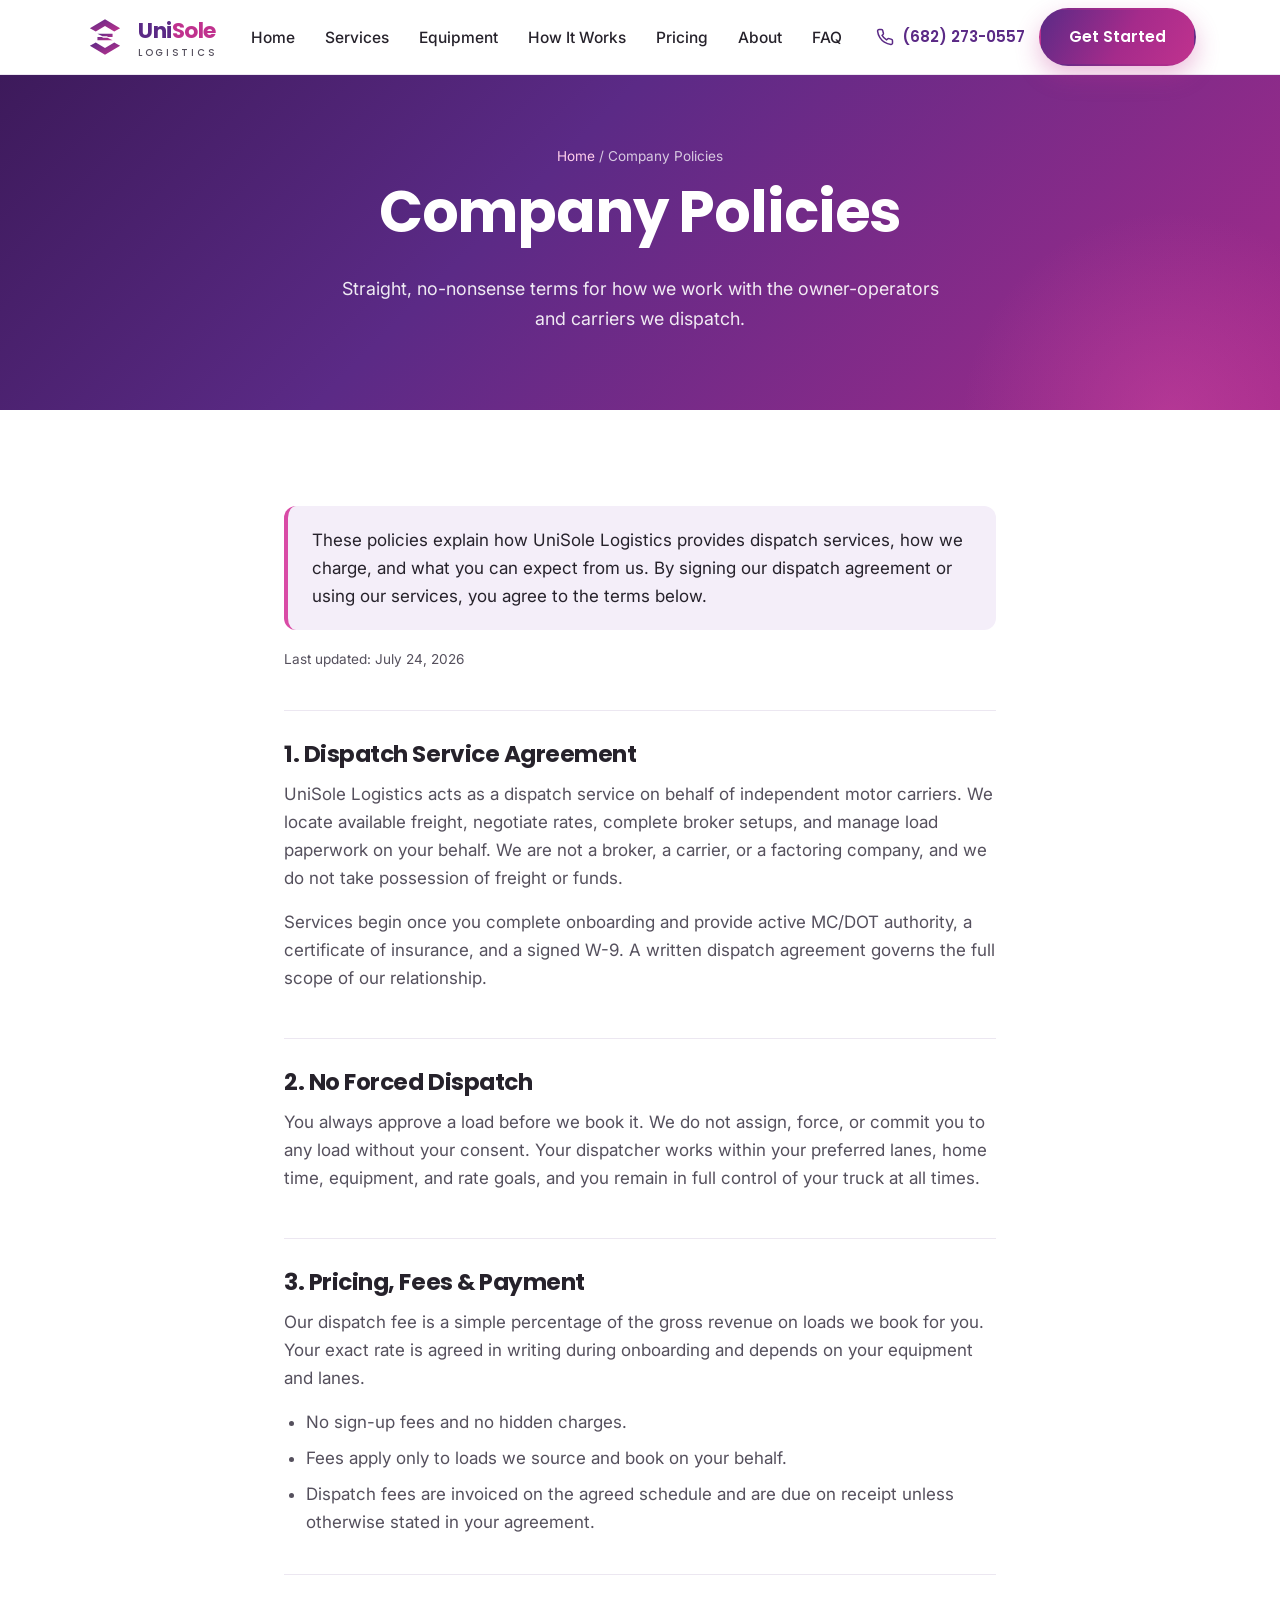
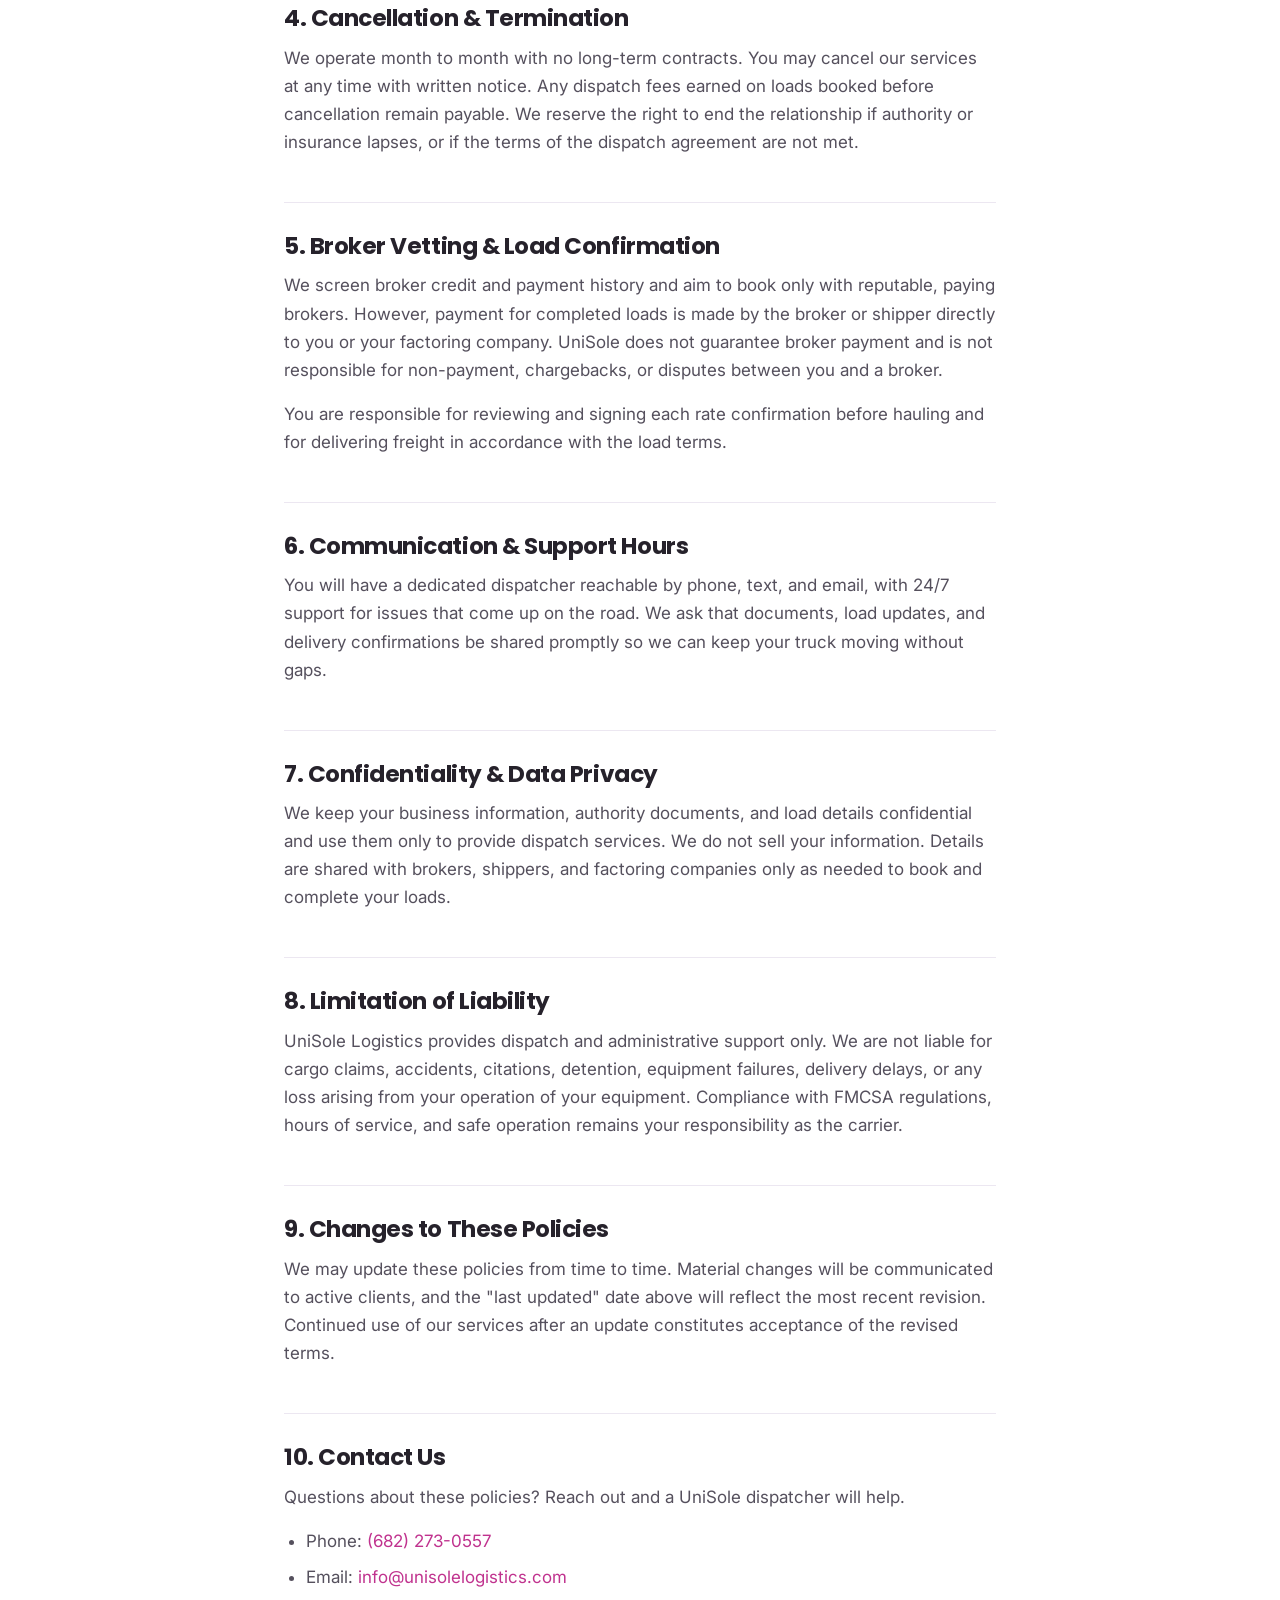
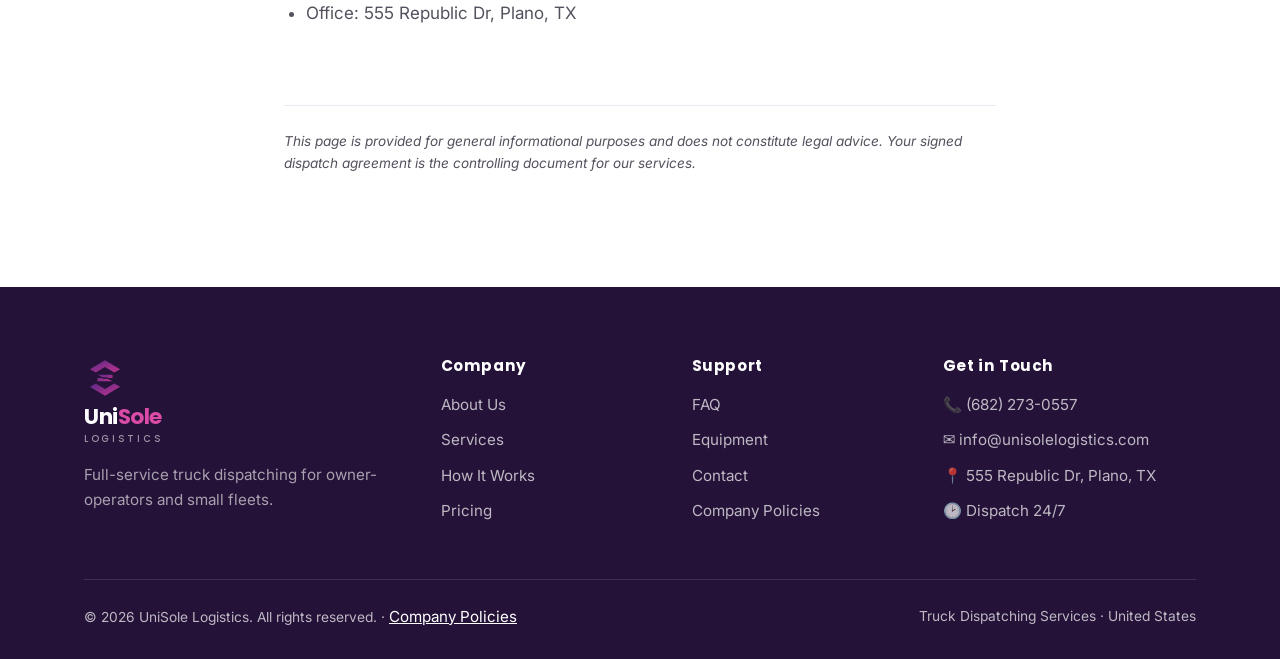
<file: policy.html>
<!DOCTYPE html>
<html lang="en">
<head>
  <meta charset="UTF-8" />
  <meta name="viewport" content="width=device-width, initial-scale=1.0" />
  <title>Company Policies | UniSole Logistics Truck Dispatch</title>
  <meta name="description" content="UniSole Logistics company policies covering our dispatch service agreement, no forced dispatch, pricing and payment, cancellation, confidentiality, and support." />
  <link rel="preconnect" href="https://fonts.googleapis.com" />
  <link rel="preconnect" href="https://fonts.gstatic.com" crossorigin />
  <link href="https://fonts.googleapis.com/css2?family=Poppins:wght@500;600;700&family=Inter:wght@400;500;600&display=swap" rel="stylesheet" />
  <link rel="icon" type="image/svg+xml" href="assets/logo-mark.svg" />
  <link rel="stylesheet" href="css/styles.css" />
  <style>
    .policy-intro { border-left: 4px solid var(--pink-400); background: var(--bg-tint); padding: 20px 24px; border-radius: 12px; margin-bottom: 8px; }
    .policy-intro p { margin: 0; color: var(--ink); }
    .policy-updated { font-size: 0.85rem; color: var(--ink-soft); margin: 18px 0 40px; }
    .policy-block { padding: 30px 0; border-top: 1px solid var(--line); }
    .policy-block h2 { font-size: 1.45rem; margin-bottom: 12px; }
    .policy-block h3 { font-size: 1.05rem; margin: 20px 0 6px; }
    .policy-block ul.bullets { list-style: disc; padding-left: 22px; margin: 10px 0 0; }
    .policy-block ul.bullets li { margin-bottom: 8px; color: var(--ink-soft); }
    .policy-note { font-size: 0.85rem; color: var(--ink-soft); font-style: italic; margin-top: 40px; padding-top: 24px; border-top: 1px solid var(--line); }
  </style>
</head>
<body>
  <header class="header">
    <div class="container nav">
      <a class="brand" href="index.html"><img class="brand__mark" src="assets/logo-mark.svg" alt="UniSole logo" /><span class="brand__text">Uni<b>Sole</b><span>LOGISTICS</span></span></a>
      <ul class="nav__links">
        <li><a href="index.html">Home</a></li>
        <li><a href="services.html">Services</a></li>
        <li><a href="equipment.html">Equipment</a></li>
        <li><a href="how-it-works.html">How It Works</a></li>
        <li><a href="pricing.html">Pricing</a></li>
        <li><a href="about.html">About</a></li>
        <li><a href="faq.html">FAQ</a></li>
      </ul>
      <div class="nav__cta">
        <a class="nav__phone" href="tel:+16822730557"><svg width="18" height="18" viewBox="0 0 24 24" fill="none" stroke="currentColor" stroke-width="2" stroke-linecap="round"><path d="M22 16.92v3a2 2 0 0 1-2.18 2 19.79 19.79 0 0 1-8.63-3.07 19.5 19.5 0 0 1-6-6 19.79 19.79 0 0 1-3.07-8.67A2 2 0 0 1 4.11 2h3a2 2 0 0 1 2 1.72c.13.96.36 1.9.7 2.81a2 2 0 0 1-.45 2.11L8.09 9.91a16 16 0 0 0 6 6l1.27-1.27a2 2 0 0 1 2.11-.45c.9.34 1.85.57 2.81.7A2 2 0 0 1 22 16.92z"/></svg>(682) 273-0557</a>
        <a class="btn btn--primary" href="contact.html">Get Started</a>
      </div>
      <button class="burger" aria-label="Toggle menu"><span></span><span></span><span></span></button>
    </div>
  </header>

  <section class="page-hero">
    <div class="container">
      <div class="crumbs"><a href="index.html">Home</a> / Company Policies</div>
      <h1>Company Policies</h1>
      <p>Straight, no-nonsense terms for how we work with the owner-operators and carriers we dispatch.</p>
    </div>
  </section>

  <section class="section">
    <div class="container narrow reveal">
      <div class="policy-intro">
        <p>These policies explain how UniSole Logistics provides dispatch services, how we charge, and what you can expect from us. By signing our dispatch agreement or using our services, you agree to the terms below.</p>
      </div>
      <div class="policy-updated">Last updated: July 24, 2026</div>

      <div class="policy-block">
        <h2>1. Dispatch Service Agreement</h2>
        <p>UniSole Logistics acts as a dispatch service on behalf of independent motor carriers. We locate available freight, negotiate rates, complete broker setups, and manage load paperwork on your behalf. We are not a broker, a carrier, or a factoring company, and we do not take possession of freight or funds.</p>
        <p>Services begin once you complete onboarding and provide active MC/DOT authority, a certificate of insurance, and a signed W-9. A written dispatch agreement governs the full scope of our relationship.</p>
      </div>

      <div class="policy-block">
        <h2>2. No Forced Dispatch</h2>
        <p>You always approve a load before we book it. We do not assign, force, or commit you to any load without your consent. Your dispatcher works within your preferred lanes, home time, equipment, and rate goals, and you remain in full control of your truck at all times.</p>
      </div>

      <div class="policy-block">
        <h2>3. Pricing, Fees & Payment</h2>
        <p>Our dispatch fee is a simple percentage of the gross revenue on loads we book for you. Your exact rate is agreed in writing during onboarding and depends on your equipment and lanes.</p>
        <ul class="bullets">
          <li>No sign-up fees and no hidden charges.</li>
          <li>Fees apply only to loads we source and book on your behalf.</li>
          <li>Dispatch fees are invoiced on the agreed schedule and are due on receipt unless otherwise stated in your agreement.</li>
        </ul>
      </div>

      <div class="policy-block">
        <h2>4. Cancellation & Termination</h2>
        <p>We operate month to month with no long-term contracts. You may cancel our services at any time with written notice. Any dispatch fees earned on loads booked before cancellation remain payable. We reserve the right to end the relationship if authority or insurance lapses, or if the terms of the dispatch agreement are not met.</p>
      </div>

      <div class="policy-block">
        <h2>5. Broker Vetting & Load Confirmation</h2>
        <p>We screen broker credit and payment history and aim to book only with reputable, paying brokers. However, payment for completed loads is made by the broker or shipper directly to you or your factoring company. UniSole does not guarantee broker payment and is not responsible for non-payment, chargebacks, or disputes between you and a broker.</p>
        <p>You are responsible for reviewing and signing each rate confirmation before hauling and for delivering freight in accordance with the load terms.</p>
      </div>

      <div class="policy-block">
        <h2>6. Communication & Support Hours</h2>
        <p>You will have a dedicated dispatcher reachable by phone, text, and email, with 24/7 support for issues that come up on the road. We ask that documents, load updates, and delivery confirmations be shared promptly so we can keep your truck moving without gaps.</p>
      </div>

      <div class="policy-block">
        <h2>7. Confidentiality & Data Privacy</h2>
        <p>We keep your business information, authority documents, and load details confidential and use them only to provide dispatch services. We do not sell your information. Details are shared with brokers, shippers, and factoring companies only as needed to book and complete your loads.</p>
      </div>

      <div class="policy-block">
        <h2>8. Limitation of Liability</h2>
        <p>UniSole Logistics provides dispatch and administrative support only. We are not liable for cargo claims, accidents, citations, detention, equipment failures, delivery delays, or any loss arising from your operation of your equipment. Compliance with FMCSA regulations, hours of service, and safe operation remains your responsibility as the carrier.</p>
      </div>

      <div class="policy-block">
        <h2>9. Changes to These Policies</h2>
        <p>We may update these policies from time to time. Material changes will be communicated to active clients, and the "last updated" date above will reflect the most recent revision. Continued use of our services after an update constitutes acceptance of the revised terms.</p>
      </div>

      <div class="policy-block">
        <h2>10. Contact Us</h2>
        <p>Questions about these policies? Reach out and a UniSole dispatcher will help.</p>
        <ul class="bullets">
          <li>Phone: <a href="tel:+16822730557">(682) 273-0557</a></li>
          <li>Email: <a href="mailto:info@unisolelogistics.com">info@unisolelogistics.com</a></li>
          <li>Office: 555 Republic Dr, Plano, TX</li>
        </ul>
      </div>

      <p class="policy-note">This page is provided for general informational purposes and does not constitute legal advice. Your signed dispatch agreement is the controlling document for our services.</p>
    </div>
  </section>

  <footer class="footer">
    <div class="container">
      <div class="footer__grid">
        <div><a class="brand" href="index.html" style="margin-bottom:16px;"><img class="brand__mark" src="assets/logo-mark.svg" alt="UniSole logo" /><span class="brand__text">Uni<b>Sole</b><span>LOGISTICS</span></span></a><p>Full-service truck dispatching for owner-operators and small fleets.</p></div>
        <div><h4>Company</h4><a href="about.html">About Us</a><a href="services.html">Services</a><a href="how-it-works.html">How It Works</a><a href="pricing.html">Pricing</a></div>
        <div><h4>Support</h4><a href="faq.html">FAQ</a><a href="equipment.html">Equipment</a><a href="contact.html">Contact</a><a href="policy.html">Company Policies</a></div>
        <div><h4>Get in Touch</h4><a href="tel:+16822730557">📞 (682) 273-0557</a><a href="mailto:info@unisolelogistics.com">✉️ info@unisolelogistics.com</a><a href="#">📍 555 Republic Dr, Plano, TX</a><a href="#">🕑 Dispatch 24/7</a></div>
      </div>
      <div class="footer__bottom"><span>© 2026 UniSole Logistics. All rights reserved. · <a href="policy.html" style="color:#fff;display:inline;text-decoration:underline;">Company Policies</a></span><span>Truck Dispatching Services · United States</span></div>
    </div>
  </footer>
  <a class="float-call" href="tel:+16822730557" aria-label="Call us"><svg width="24" height="24" viewBox="0 0 24 24" fill="none" stroke="#fff" stroke-width="2" stroke-linecap="round"><path d="M22 16.92v3a2 2 0 0 1-2.18 2 19.79 19.79 0 0 1-8.63-3.07 19.5 19.5 0 0 1-6-6 19.79 19.79 0 0 1-3.07-8.67A2 2 0 0 1 4.11 2h3a2 2 0 0 1 2 1.72c.13.96.36 1.9.7 2.81a2 2 0 0 1-.45 2.11L8.09 9.91a16 16 0 0 0 6 6l1.27-1.27a2 2 0 0 1 2.11-.45c.9.34 1.85.57 2.81.7A2 2 0 0 1 22 16.92z"/></svg></a>
  <script src="js/main.js"></script>
</body>
</html>
</file>
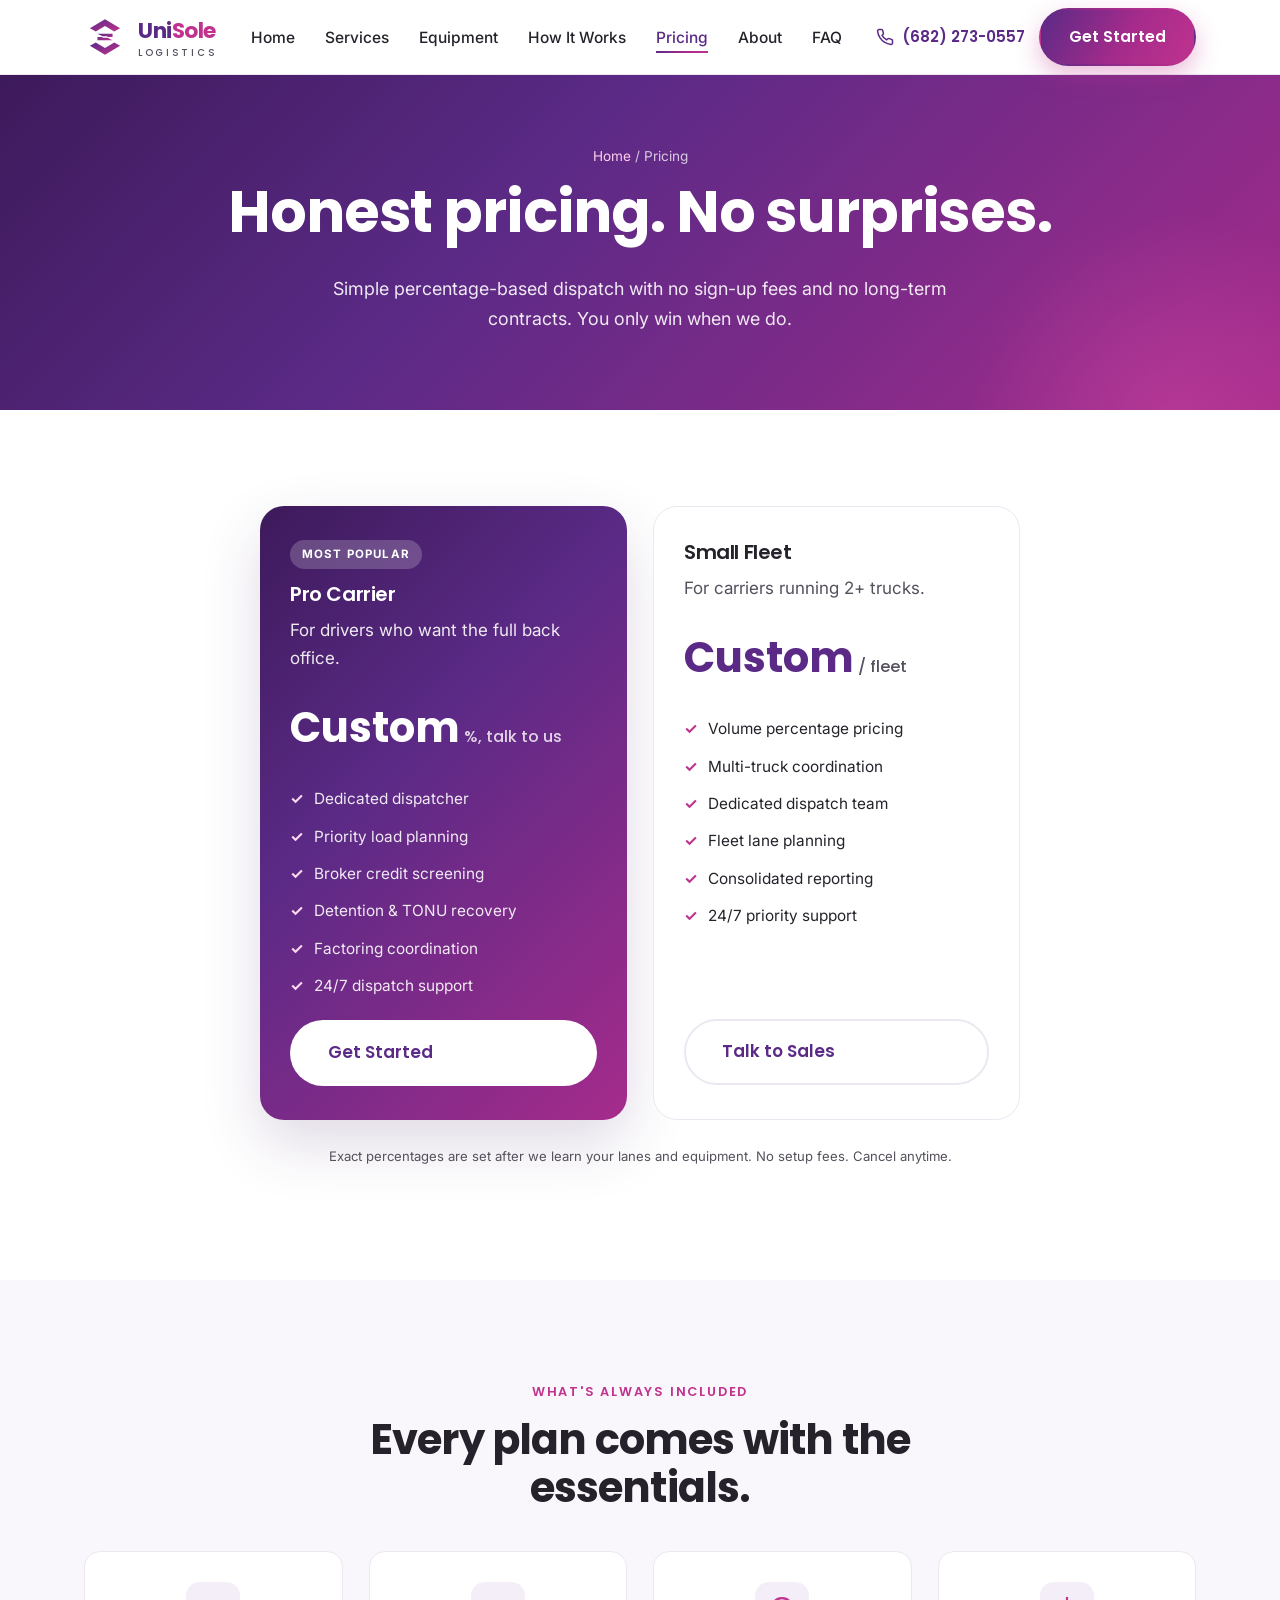
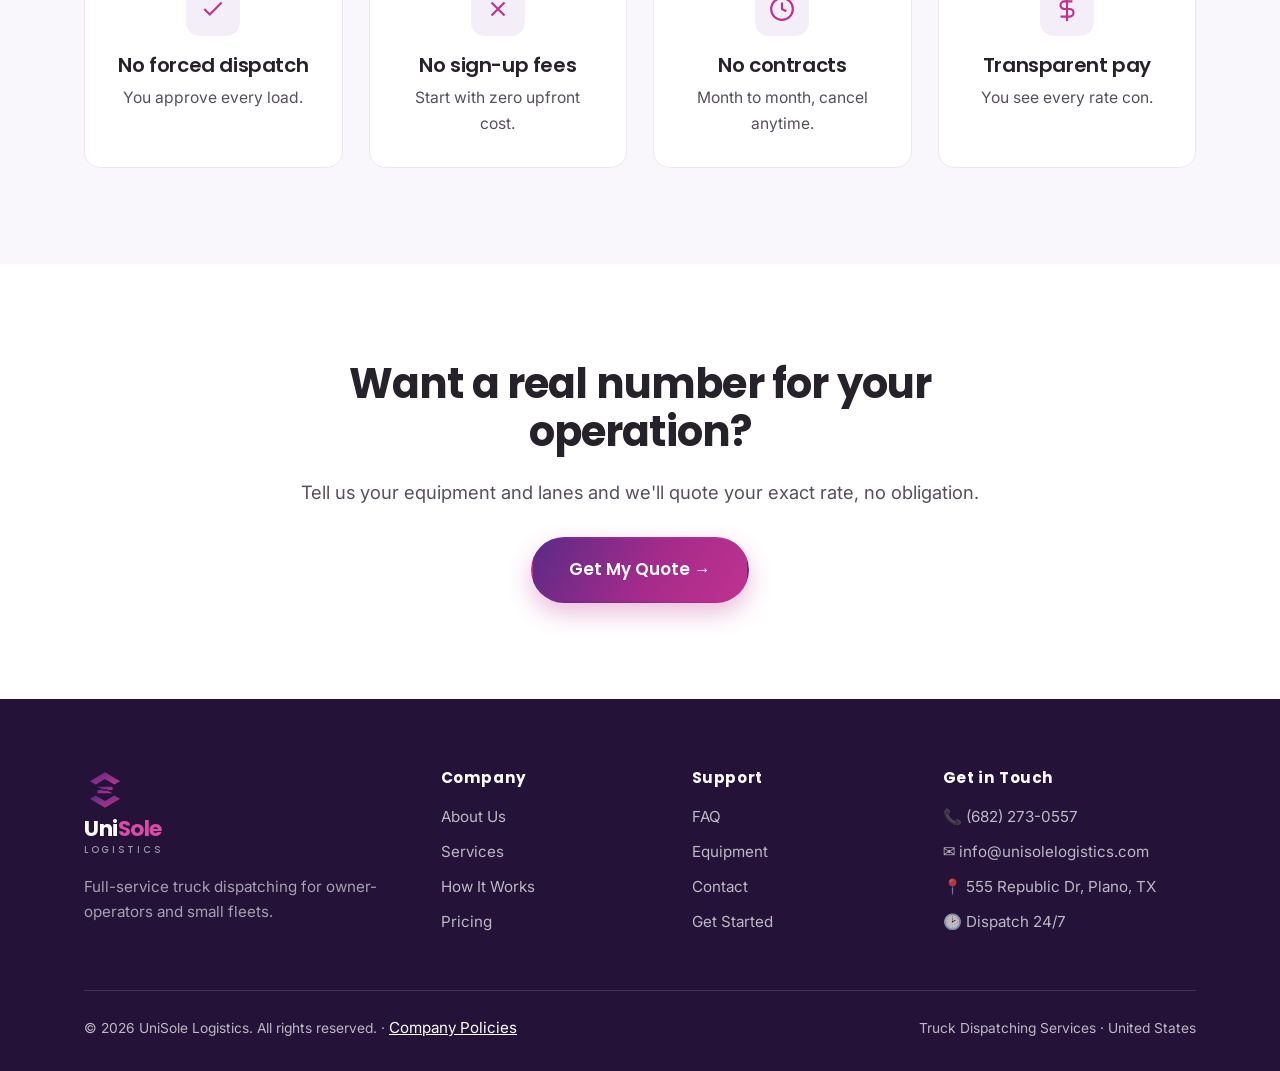
<file: pricing.html>
<!DOCTYPE html>
<html lang="en">
<head>
  <meta charset="UTF-8" />
  <meta name="viewport" content="width=device-width, initial-scale=1.0" />
  <title>Pricing | UniSole Logistics Truck Dispatch</title>
  <meta name="description" content="Simple, transparent dispatch pricing. No hidden fees, no long-term contracts. Percentage or flat-rate plans for owner-operators and small fleets." />
  <link rel="preconnect" href="https://fonts.googleapis.com" />
  <link rel="preconnect" href="https://fonts.gstatic.com" crossorigin />
  <link href="https://fonts.googleapis.com/css2?family=Poppins:wght@500;600;700&family=Inter:wght@400;500;600&display=swap" rel="stylesheet" />
  <link rel="icon" type="image/svg+xml" href="assets/logo-mark.svg" />
  <link rel="stylesheet" href="css/styles.css" />
</head>
<body>
  <header class="header">
    <div class="container nav">
      <a class="brand" href="index.html"><img class="brand__mark" src="assets/logo-mark.svg" alt="UniSole logo" /><span class="brand__text">Uni<b>Sole</b><span>LOGISTICS</span></span></a>
      <ul class="nav__links">
        <li><a href="index.html">Home</a></li>
        <li><a href="services.html">Services</a></li>
        <li><a href="equipment.html">Equipment</a></li>
        <li><a href="how-it-works.html">How It Works</a></li>
        <li><a href="pricing.html" class="active">Pricing</a></li>
        <li><a href="about.html">About</a></li>
        <li><a href="faq.html">FAQ</a></li>
      </ul>
      <div class="nav__cta">
        <a class="nav__phone" href="tel:+16822730557"><svg width="18" height="18" viewBox="0 0 24 24" fill="none" stroke="currentColor" stroke-width="2" stroke-linecap="round"><path d="M22 16.92v3a2 2 0 0 1-2.18 2 19.79 19.79 0 0 1-8.63-3.07 19.5 19.5 0 0 1-6-6 19.79 19.79 0 0 1-3.07-8.67A2 2 0 0 1 4.11 2h3a2 2 0 0 1 2 1.72c.13.96.36 1.9.7 2.81a2 2 0 0 1-.45 2.11L8.09 9.91a16 16 0 0 0 6 6l1.27-1.27a2 2 0 0 1 2.11-.45c.9.34 1.85.57 2.81.7A2 2 0 0 1 22 16.92z"/></svg>(682) 273-0557</a>
        <a class="btn btn--primary" href="contact.html">Get Started</a>
      </div>
      <button class="burger" aria-label="Toggle menu"><span></span><span></span><span></span></button>
    </div>
  </header>

  <section class="page-hero">
    <div class="container">
      <div class="crumbs"><a href="index.html">Home</a> / Pricing</div>
      <h1>Honest pricing. No surprises.</h1>
      <p>Simple percentage-based dispatch with no sign-up fees and no long-term contracts. You only win when we do.</p>
    </div>
  </section>

  <section class="section">
    <div class="container">
      <div class="price-grid reveal">
        <div class="plan plan--featured">
          <span class="plan__badge">Most Popular</span>
          <h3>Pro Carrier</h3>
          <p>For drivers who want the full back office.</p>
          <div class="plan__price">Custom<small> %, talk to us</small></div>
          <ul class="plan__list">
            <li>Dedicated dispatcher</li>
            <li>Priority load planning</li>
            <li>Broker credit screening</li>
            <li>Detention & TONU recovery</li>
            <li>Factoring coordination</li>
            <li>24/7 dispatch support</li>
          </ul>
          <a class="btn btn--white btn--lg" href="contact.html">Get Started</a>
        </div>
        <div class="plan">
          <h3>Small Fleet</h3>
          <p>For carriers running 2+ trucks.</p>
          <div class="plan__price">Custom<small> / fleet</small></div>
          <ul class="plan__list">
            <li>Volume percentage pricing</li>
            <li>Multi-truck coordination</li>
            <li>Dedicated dispatch team</li>
            <li>Fleet lane planning</li>
            <li>Consolidated reporting</li>
            <li>24/7 priority support</li>
          </ul>
          <a class="btn btn--ghost btn--lg" href="contact.html">Talk to Sales</a>
        </div>
      </div>
      <p class="center form-note" style="margin-top:26px;">Exact percentages are set after we learn your lanes and equipment. No setup fees. Cancel anytime.</p>
    </div>
  </section>

  <section class="section section--tint">
    <div class="container">
      <div class="center narrow reveal" style="margin-bottom:40px;">
        <span class="eyebrow">What's always included</span>
        <h2>Every plan comes with the essentials.</h2>
      </div>
      <div class="grid grid--4 reveal">
        <div class="card center"><div class="card__icon" style="margin-inline:auto;"><svg viewBox="0 0 24 24" fill="none" stroke="currentColor" stroke-width="2"><path d="M20 6 9 17l-5-5"/></svg></div><h3>No forced dispatch</h3><p>You approve every load.</p></div>
        <div class="card center"><div class="card__icon" style="margin-inline:auto;"><svg viewBox="0 0 24 24" fill="none" stroke="currentColor" stroke-width="2"><path d="M18 6 6 18M6 6l12 12"/></svg></div><h3>No sign-up fees</h3><p>Start with zero upfront cost.</p></div>
        <div class="card center"><div class="card__icon" style="margin-inline:auto;"><svg viewBox="0 0 24 24" fill="none" stroke="currentColor" stroke-width="2"><circle cx="12" cy="12" r="10"/><path d="M12 6v6l4 2"/></svg></div><h3>No contracts</h3><p>Month to month, cancel anytime.</p></div>
        <div class="card center"><div class="card__icon" style="margin-inline:auto;"><svg viewBox="0 0 24 24" fill="none" stroke="currentColor" stroke-width="2"><path d="M12 1v22M17 5H9.5a3.5 3.5 0 0 0 0 7h5a3.5 3.5 0 0 1 0 7H6"/></svg></div><h3>Transparent pay</h3><p>You see every rate con.</p></div>
      </div>
    </div>
  </section>

  <section class="section">
    <div class="container center narrow reveal">
      <h2>Want a real number for your operation?</h2>
      <p class="lead">Tell us your equipment and lanes and we'll quote your exact rate, no obligation.</p>
      <div class="hero__actions" style="justify-content:center;"><a class="btn btn--primary btn--lg" href="contact.html">Get My Quote →</a></div>
    </div>
  </section>

  <footer class="footer">
    <div class="container">
      <div class="footer__grid">
        <div><a class="brand" href="index.html" style="margin-bottom:16px;"><img class="brand__mark" src="assets/logo-mark.svg" alt="UniSole logo" /><span class="brand__text">Uni<b>Sole</b><span>LOGISTICS</span></span></a><p>Full-service truck dispatching for owner-operators and small fleets.</p></div>
        <div><h4>Company</h4><a href="about.html">About Us</a><a href="services.html">Services</a><a href="how-it-works.html">How It Works</a><a href="pricing.html">Pricing</a></div>
        <div><h4>Support</h4><a href="faq.html">FAQ</a><a href="equipment.html">Equipment</a><a href="contact.html">Contact</a><a href="contact.html">Get Started</a></div>
        <div><h4>Get in Touch</h4><a href="tel:+16822730557">📞 (682) 273-0557</a><a href="mailto:info@unisolelogistics.com">✉️ info@unisolelogistics.com</a><a href="#">📍 555 Republic Dr, Plano, TX</a><a href="#">🕑 Dispatch 24/7</a></div>
      </div>
      <div class="footer__bottom"><span>© 2026 UniSole Logistics. All rights reserved. · <a href="policy.html" style="color:#fff;display:inline;text-decoration:underline;">Company Policies</a></span><span>Truck Dispatching Services · United States</span></div>
    </div>
  </footer>
  <a class="float-call" href="tel:+16822730557" aria-label="Call us"><svg width="24" height="24" viewBox="0 0 24 24" fill="none" stroke="#fff" stroke-width="2" stroke-linecap="round"><path d="M22 16.92v3a2 2 0 0 1-2.18 2 19.79 19.79 0 0 1-8.63-3.07 19.5 19.5 0 0 1-6-6 19.79 19.79 0 0 1-3.07-8.67A2 2 0 0 1 4.11 2h3a2 2 0 0 1 2 1.72c.13.96.36 1.9.7 2.81a2 2 0 0 1-.45 2.11L8.09 9.91a16 16 0 0 0 6 6l1.27-1.27a2 2 0 0 1 2.11-.45c.9.34 1.85.57 2.81.7A2 2 0 0 1 22 16.92z"/></svg></a>
  <script src="js/main.js"></script>
</body>
</html>
</file>
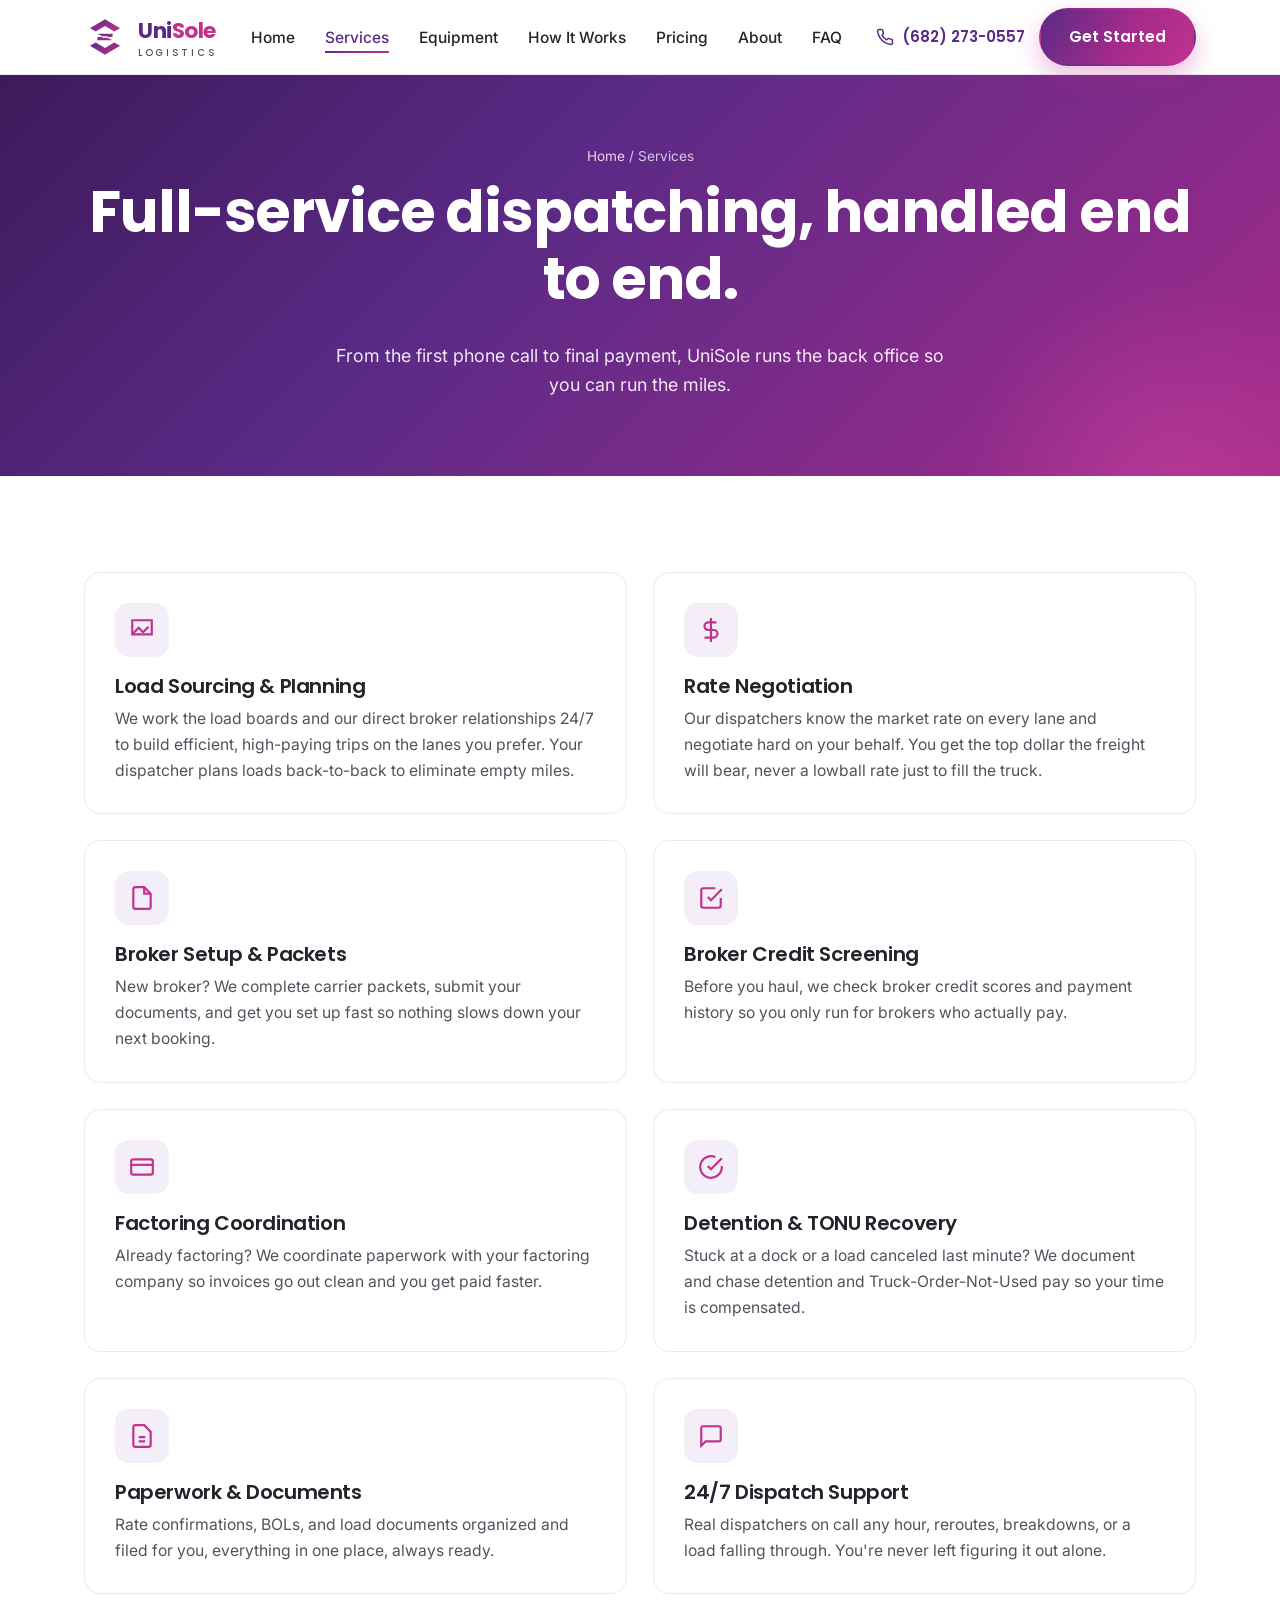
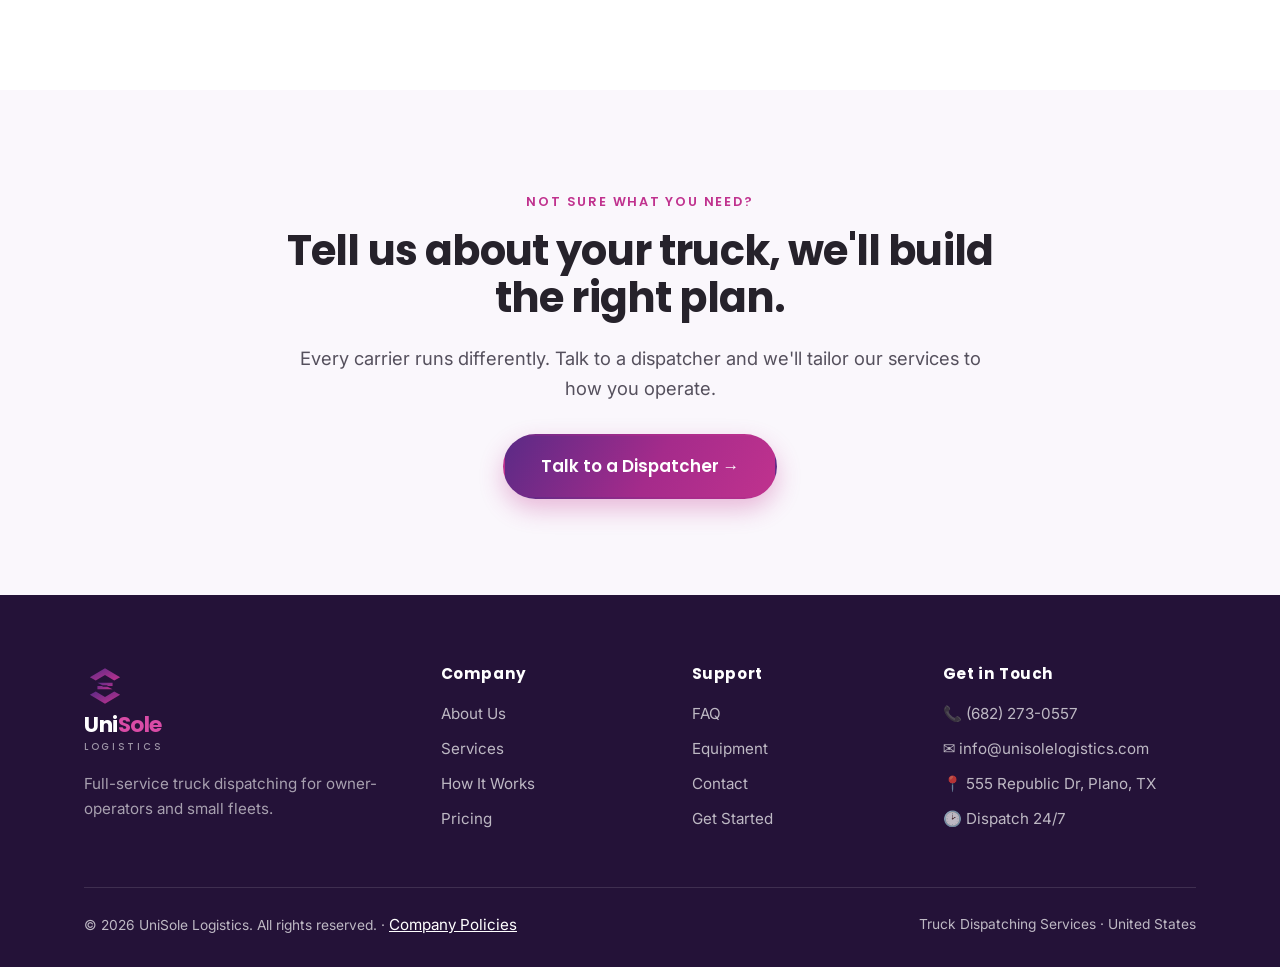
<file: services.html>
<!DOCTYPE html>
<html lang="en">
<head>
  <meta charset="UTF-8" />
  <meta name="viewport" content="width=device-width, initial-scale=1.0" />
  <title>Services | UniSole Logistics Truck Dispatch</title>
  <meta name="description" content="Load sourcing, rate negotiation, broker setup, paperwork, factoring coordination, detention & TONU recovery, and 24/7 dispatch support for owner-operators." />
  <link rel="preconnect" href="https://fonts.googleapis.com" />
  <link rel="preconnect" href="https://fonts.gstatic.com" crossorigin />
  <link href="https://fonts.googleapis.com/css2?family=Poppins:wght@500;600;700&family=Inter:wght@400;500;600&display=swap" rel="stylesheet" />
  <link rel="icon" type="image/svg+xml" href="assets/logo-mark.svg" />
  <link rel="stylesheet" href="css/styles.css" />
</head>
<body>
  <header class="header">
    <div class="container nav">
      <a class="brand" href="index.html"><img class="brand__mark" src="assets/logo-mark.svg" alt="UniSole logo" /><span class="brand__text">Uni<b>Sole</b><span>LOGISTICS</span></span></a>
      <ul class="nav__links">
        <li><a href="index.html">Home</a></li>
        <li><a href="services.html" class="active">Services</a></li>
        <li><a href="equipment.html">Equipment</a></li>
        <li><a href="how-it-works.html">How It Works</a></li>
        <li><a href="pricing.html">Pricing</a></li>
        <li><a href="about.html">About</a></li>
        <li><a href="faq.html">FAQ</a></li>
      </ul>
      <div class="nav__cta">
        <a class="nav__phone" href="tel:+16822730557"><svg width="18" height="18" viewBox="0 0 24 24" fill="none" stroke="currentColor" stroke-width="2" stroke-linecap="round"><path d="M22 16.92v3a2 2 0 0 1-2.18 2 19.79 19.79 0 0 1-8.63-3.07 19.5 19.5 0 0 1-6-6 19.79 19.79 0 0 1-3.07-8.67A2 2 0 0 1 4.11 2h3a2 2 0 0 1 2 1.72c.13.96.36 1.9.7 2.81a2 2 0 0 1-.45 2.11L8.09 9.91a16 16 0 0 0 6 6l1.27-1.27a2 2 0 0 1 2.11-.45c.9.34 1.85.57 2.81.7A2 2 0 0 1 22 16.92z"/></svg>(682) 273-0557</a>
        <a class="btn btn--primary" href="contact.html">Get Started</a>
      </div>
      <button class="burger" aria-label="Toggle menu"><span></span><span></span><span></span></button>
    </div>
  </header>

  <section class="page-hero">
    <div class="container">
      <div class="crumbs"><a href="index.html">Home</a> / Services</div>
      <h1>Full-service dispatching, handled end to end.</h1>
      <p>From the first phone call to final payment, UniSole runs the back office so you can run the miles.</p>
    </div>
  </section>

  <section class="section">
    <div class="container">
      <div class="grid grid--2 reveal">
        <div class="card"><div class="card__icon"><svg viewBox="0 0 24 24" fill="none" stroke="currentColor" stroke-width="2"><path d="M3 3h18v13H3z"/><path d="M3 16l6-6 4 4 5-5"/></svg></div><h3>Load Sourcing & Planning</h3><p>We work the load boards and our direct broker relationships 24/7 to build efficient, high-paying trips on the lanes you prefer. Your dispatcher plans loads back-to-back to eliminate empty miles.</p></div>
        <div class="card"><div class="card__icon"><svg viewBox="0 0 24 24" fill="none" stroke="currentColor" stroke-width="2"><path d="M12 1v22M17 5H9.5a3.5 3.5 0 0 0 0 7h5a3.5 3.5 0 0 1 0 7H6"/></svg></div><h3>Rate Negotiation</h3><p>Our dispatchers know the market rate on every lane and negotiate hard on your behalf. You get the top dollar the freight will bear, never a lowball rate just to fill the truck.</p></div>
        <div class="card"><div class="card__icon"><svg viewBox="0 0 24 24" fill="none" stroke="currentColor" stroke-width="2"><path d="M14 2H6a2 2 0 0 0-2 2v16a2 2 0 0 0 2 2h12a2 2 0 0 0 2-2V8z"/><path d="M14 2v6h6"/></svg></div><h3>Broker Setup & Packets</h3><p>New broker? We complete carrier packets, submit your documents, and get you set up fast so nothing slows down your next booking.</p></div>
        <div class="card"><div class="card__icon"><svg viewBox="0 0 24 24" fill="none" stroke="currentColor" stroke-width="2"><path d="M9 11l3 3L22 4"/><path d="M21 12v7a2 2 0 0 1-2 2H5a2 2 0 0 1-2-2V5a2 2 0 0 1 2-2h11"/></svg></div><h3>Broker Credit Screening</h3><p>Before you haul, we check broker credit scores and payment history so you only run for brokers who actually pay.</p></div>
        <div class="card"><div class="card__icon"><svg viewBox="0 0 24 24" fill="none" stroke="currentColor" stroke-width="2"><rect x="2" y="5" width="20" height="14" rx="2"/><path d="M2 10h20"/></svg></div><h3>Factoring Coordination</h3><p>Already factoring? We coordinate paperwork with your factoring company so invoices go out clean and you get paid faster.</p></div>
        <div class="card"><div class="card__icon"><svg viewBox="0 0 24 24" fill="none" stroke="currentColor" stroke-width="2"><path d="M22 11.08V12a10 10 0 1 1-5.93-9.14"/><path d="M22 4 12 14.01l-3-3"/></svg></div><h3>Detention & TONU Recovery</h3><p>Stuck at a dock or a load canceled last minute? We document and chase detention and Truck-Order-Not-Used pay so your time is compensated.</p></div>
        <div class="card"><div class="card__icon"><svg viewBox="0 0 24 24" fill="none" stroke="currentColor" stroke-width="2"><path d="M14 2H6a2 2 0 0 0-2 2v16a2 2 0 0 0 2 2h12a2 2 0 0 0 2-2V8z"/><path d="M9 13h6M9 17h6"/></svg></div><h3>Paperwork & Documents</h3><p>Rate confirmations, BOLs, and load documents organized and filed for you, everything in one place, always ready.</p></div>
        <div class="card"><div class="card__icon"><svg viewBox="0 0 24 24" fill="none" stroke="currentColor" stroke-width="2"><path d="M21 15a2 2 0 0 1-2 2H7l-4 4V5a2 2 0 0 1 2-2h14a2 2 0 0 1 2 2z"/></svg></div><h3>24/7 Dispatch Support</h3><p>Real dispatchers on call any hour, reroutes, breakdowns, or a load falling through. You're never left figuring it out alone.</p></div>
      </div>
    </div>
  </section>

  <section class="section section--tint">
    <div class="container center narrow reveal">
      <span class="eyebrow">Not sure what you need?</span>
      <h2>Tell us about your truck, we'll build the right plan.</h2>
      <p class="lead">Every carrier runs differently. Talk to a dispatcher and we'll tailor our services to how you operate.</p>
      <div class="hero__actions" style="justify-content:center;"><a class="btn btn--primary btn--lg" href="contact.html">Talk to a Dispatcher →</a></div>
    </div>
  </section>

  <footer class="footer">
    <div class="container">
      <div class="footer__grid">
        <div><a class="brand" href="index.html" style="margin-bottom:16px;"><img class="brand__mark" src="assets/logo-mark.svg" alt="UniSole logo" /><span class="brand__text">Uni<b>Sole</b><span>LOGISTICS</span></span></a><p>Full-service truck dispatching for owner-operators and small fleets.</p></div>
        <div><h4>Company</h4><a href="about.html">About Us</a><a href="services.html">Services</a><a href="how-it-works.html">How It Works</a><a href="pricing.html">Pricing</a></div>
        <div><h4>Support</h4><a href="faq.html">FAQ</a><a href="equipment.html">Equipment</a><a href="contact.html">Contact</a><a href="contact.html">Get Started</a></div>
        <div><h4>Get in Touch</h4><a href="tel:+16822730557">📞 (682) 273-0557</a><a href="mailto:info@unisolelogistics.com">✉️ info@unisolelogistics.com</a><a href="#">📍 555 Republic Dr, Plano, TX</a><a href="#">🕑 Dispatch 24/7</a></div>
      </div>
      <div class="footer__bottom"><span>© 2026 UniSole Logistics. All rights reserved. · <a href="policy.html" style="color:#fff;display:inline;text-decoration:underline;">Company Policies</a></span><span>Truck Dispatching Services · United States</span></div>
    </div>
  </footer>
  <a class="float-call" href="tel:+16822730557" aria-label="Call us"><svg width="24" height="24" viewBox="0 0 24 24" fill="none" stroke="#fff" stroke-width="2" stroke-linecap="round"><path d="M22 16.92v3a2 2 0 0 1-2.18 2 19.79 19.79 0 0 1-8.63-3.07 19.5 19.5 0 0 1-6-6 19.79 19.79 0 0 1-3.07-8.67A2 2 0 0 1 4.11 2h3a2 2 0 0 1 2 1.72c.13.96.36 1.9.7 2.81a2 2 0 0 1-.45 2.11L8.09 9.91a16 16 0 0 0 6 6l1.27-1.27a2 2 0 0 1 2.11-.45c.9.34 1.85.57 2.81.7A2 2 0 0 1 22 16.92z"/></svg></a>
  <script src="js/main.js"></script>
</body>
</html>
</file>
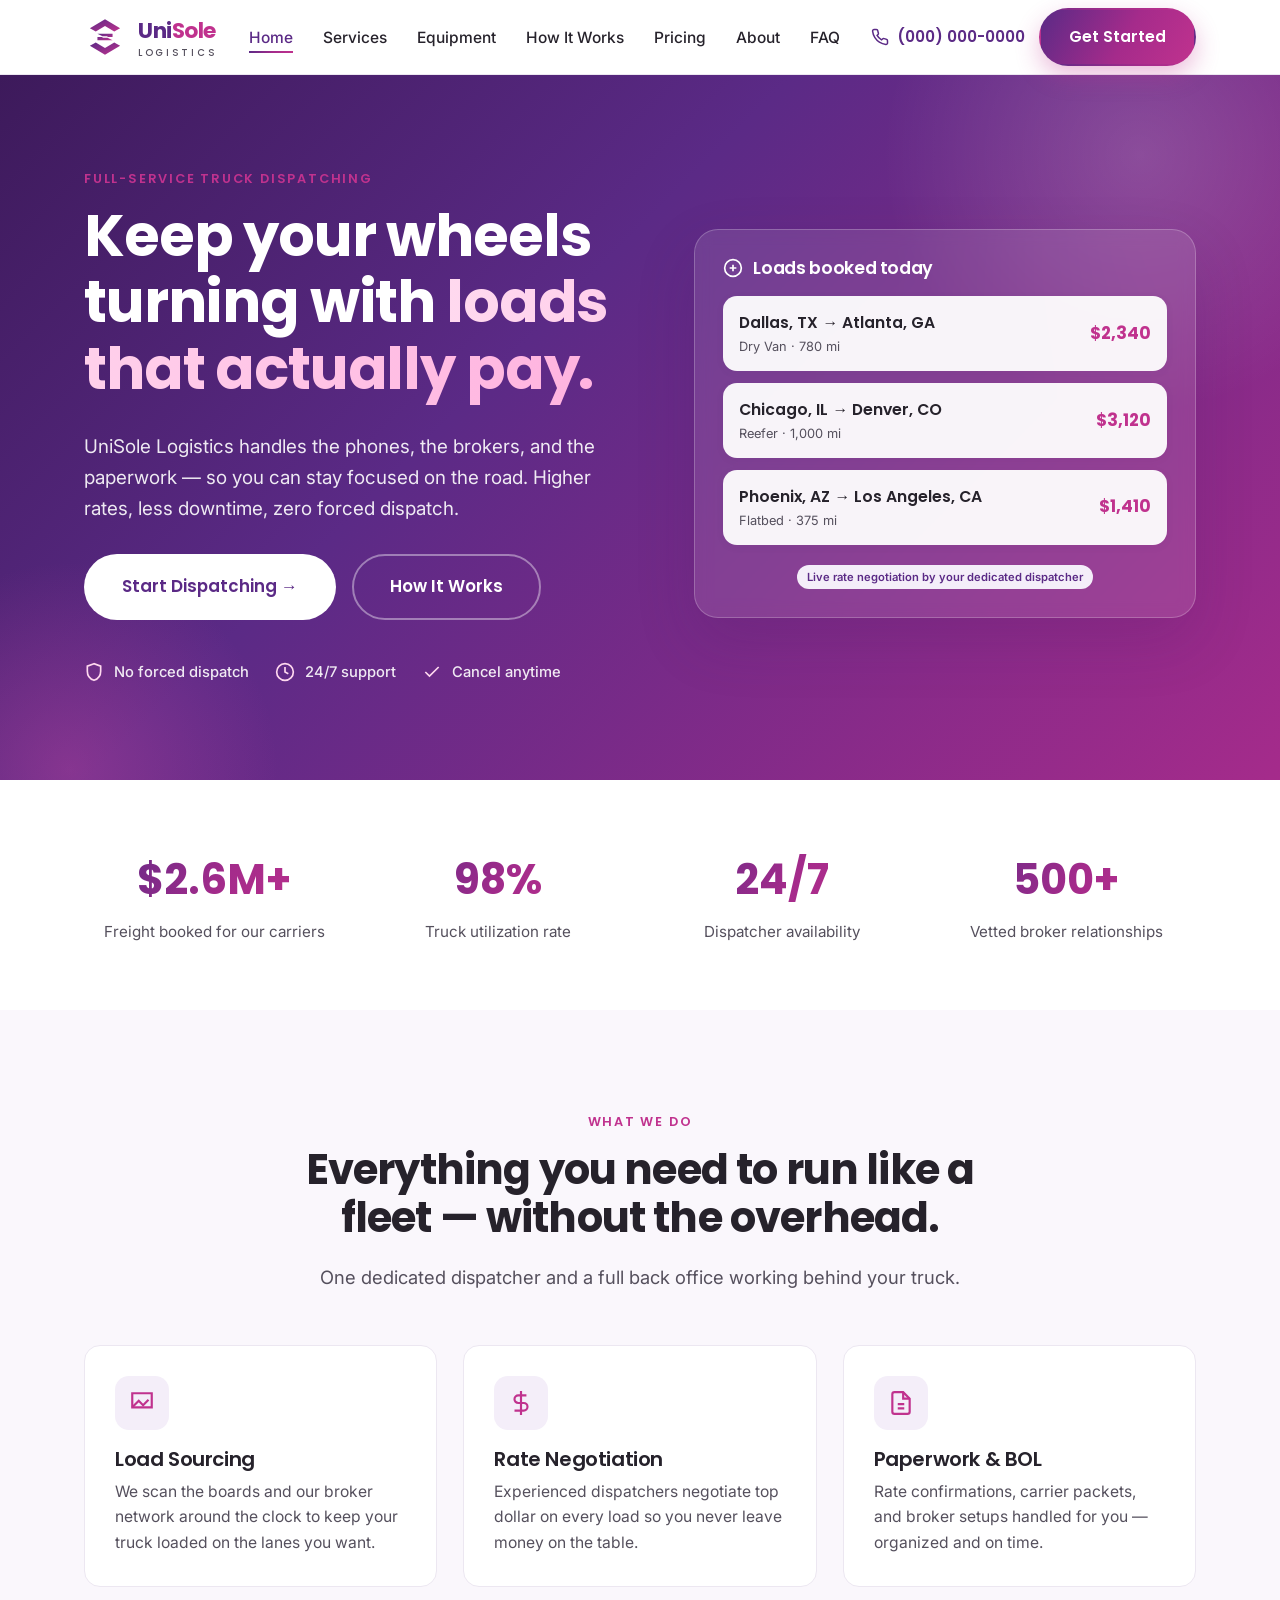
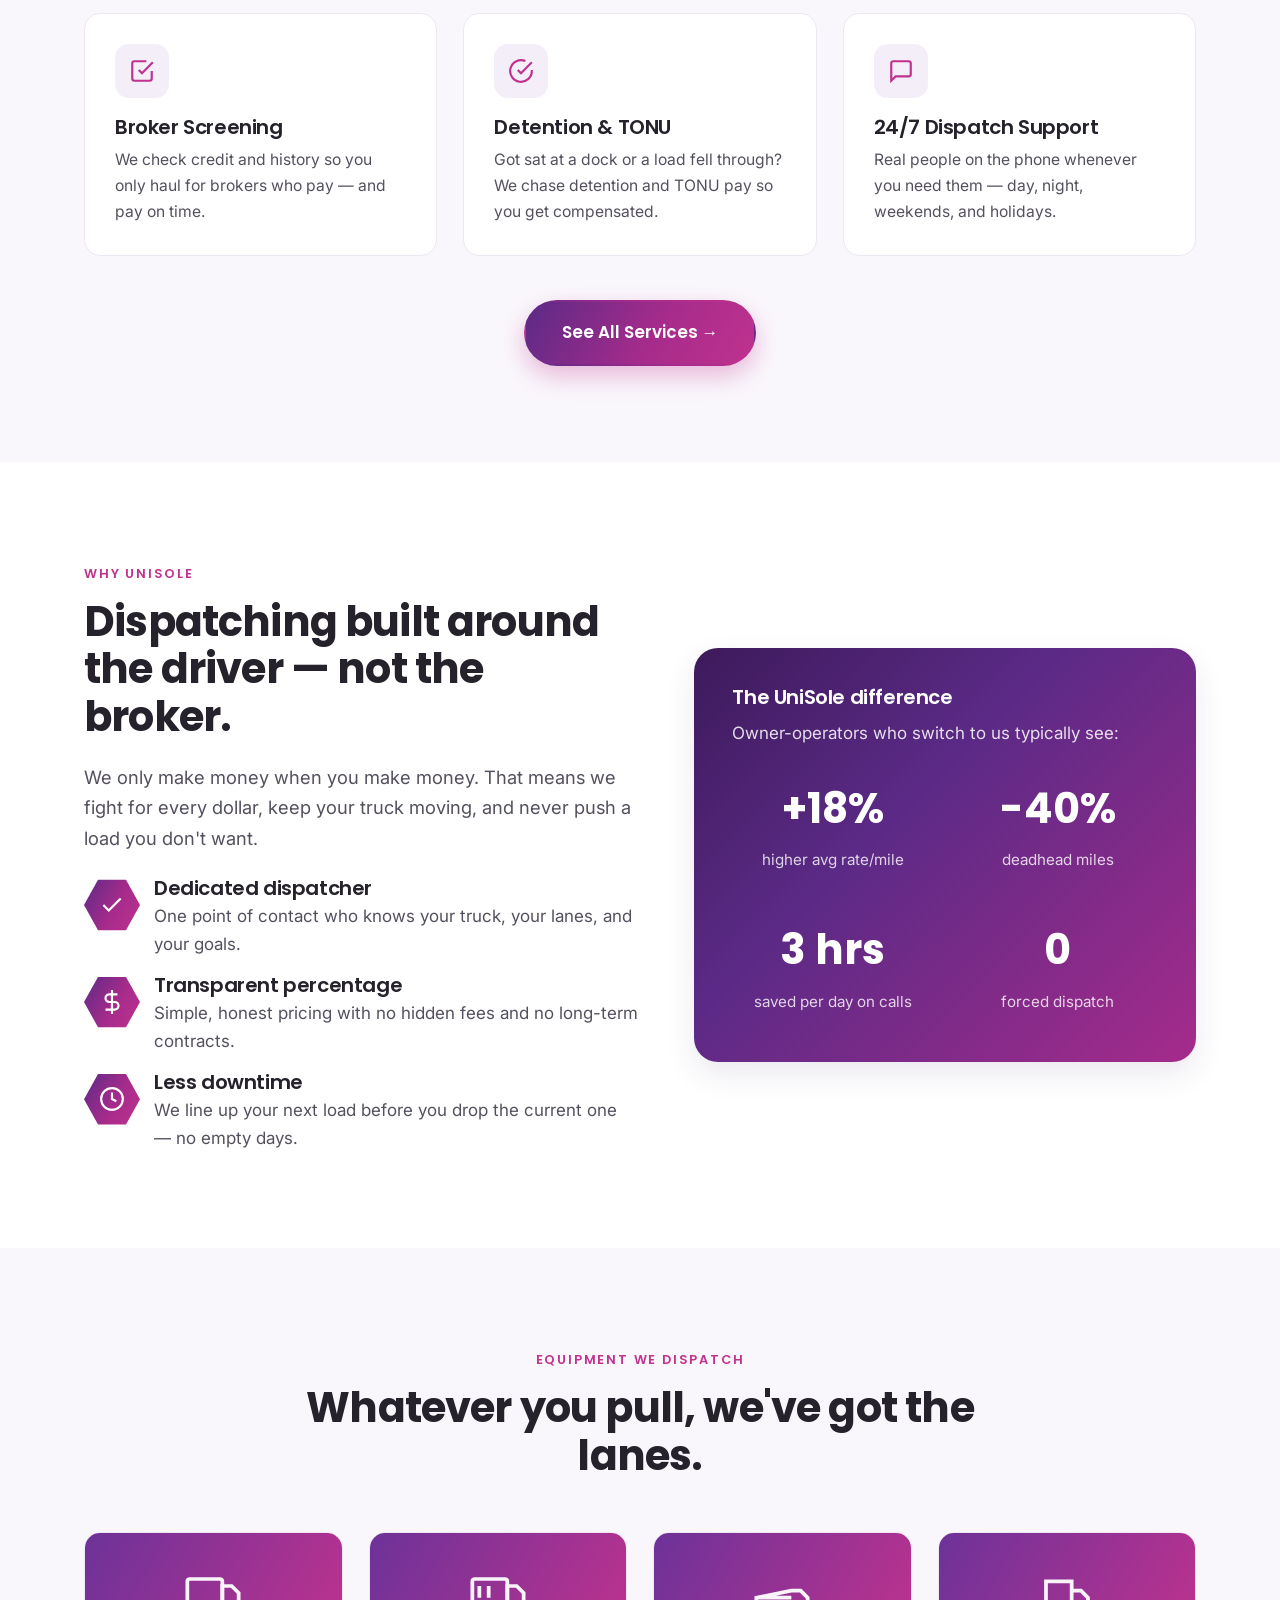
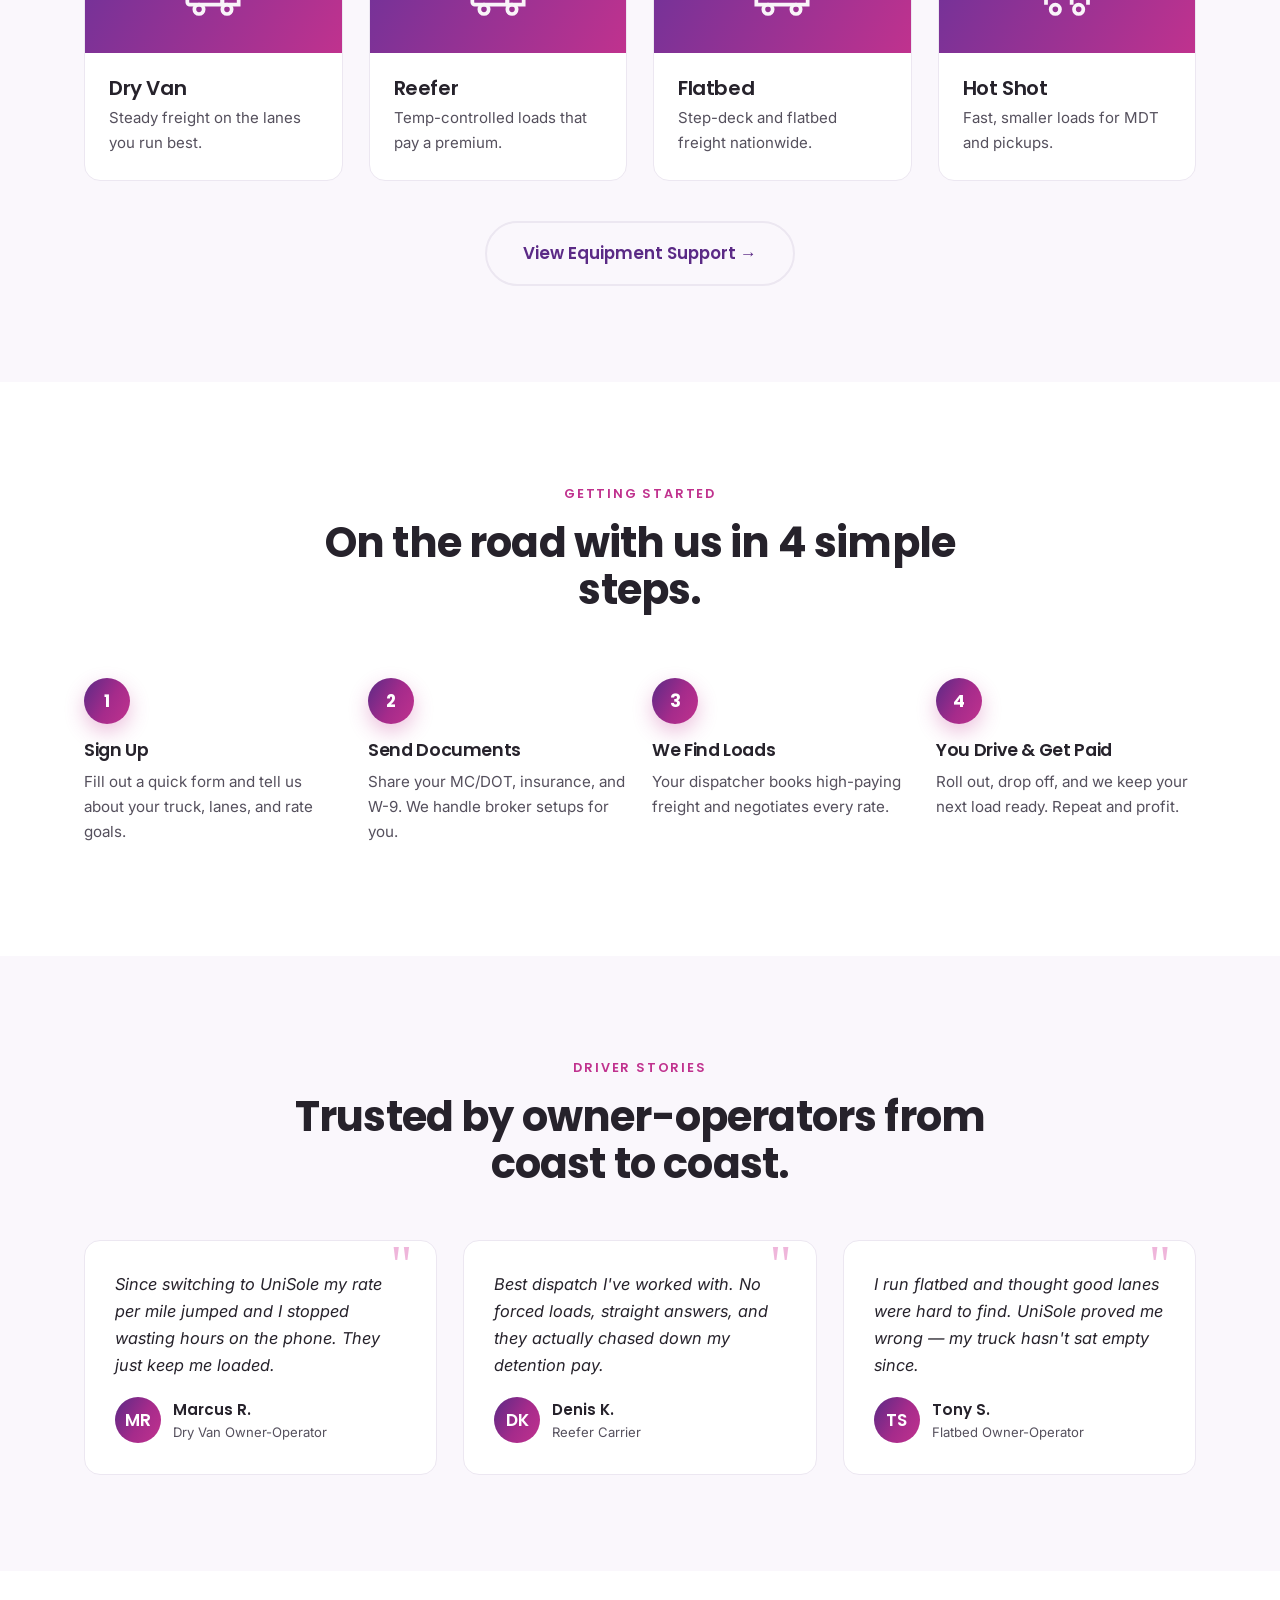
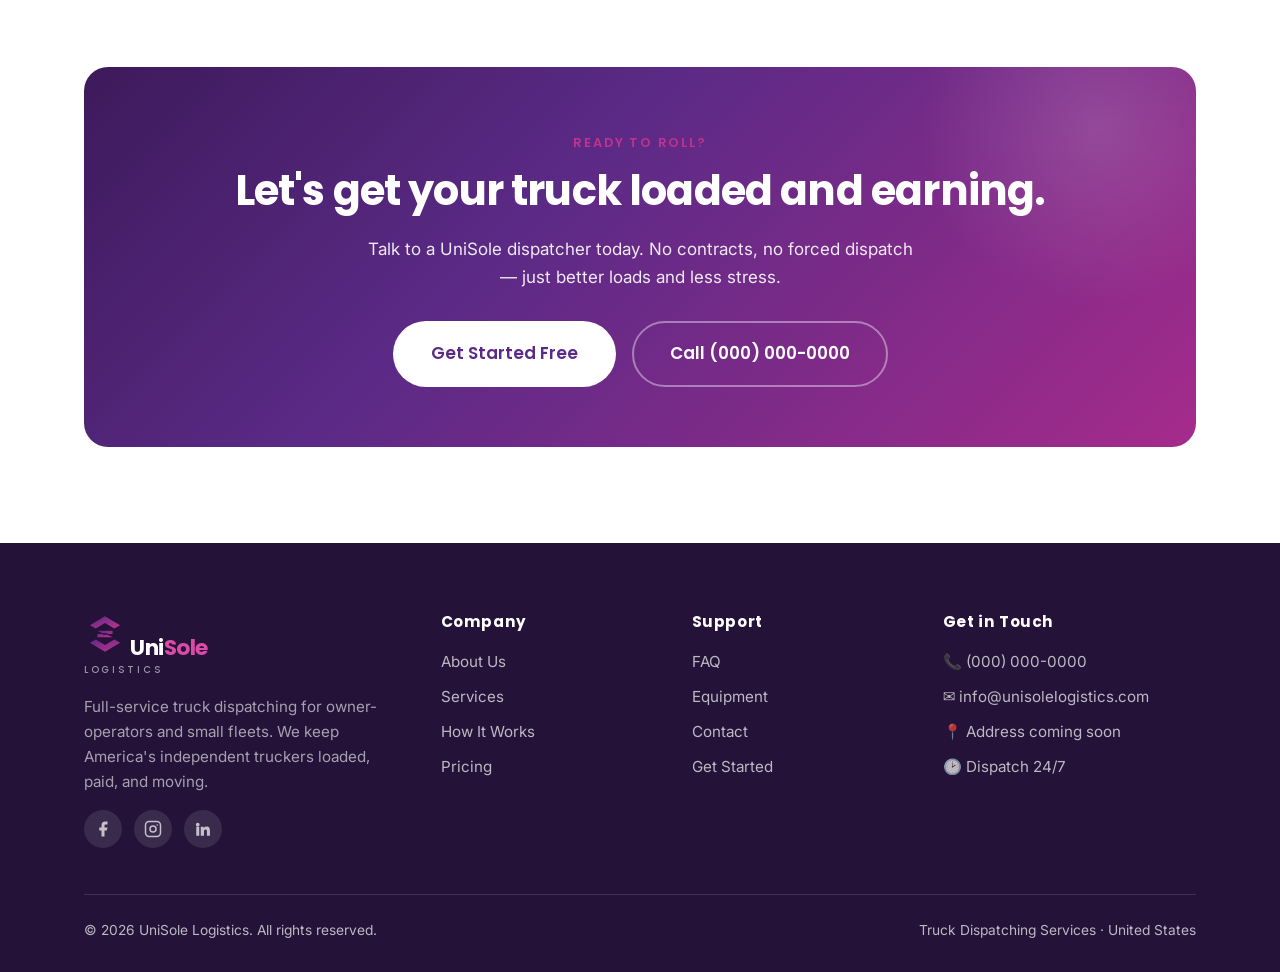
<file: unisole-complete.html>
<!DOCTYPE html>
<html lang="en">
<head>
  <meta charset="UTF-8" />
  <meta name="viewport" content="width=device-width, initial-scale=1.0" />
  <title>UniSole Logistics — Truck Dispatch for Owner-Operators & Carriers</title>
  <meta name="description" content="UniSole Logistics is a full-service truck dispatch company helping owner-operators and small fleets find high-paying loads, negotiate better rates, and keep their trucks moving 24/7." />
  <link rel="preconnect" href="https://fonts.googleapis.com" />
  <link rel="preconnect" href="https://fonts.gstatic.com" crossorigin />
  <link href="https://fonts.googleapis.com/css2?family=Poppins:wght@500;600;700&family=Inter:wght@400;500;600&display=swap" rel="stylesheet" />
  <link rel="icon" type="image/svg+xml" href="[data-uri]" />
  <style>
/* ============================================================
   UniSole Logistics — Design System
   Brand: pink -> purple gradient identity
   ============================================================ */

:root {
  /* Brand colors */
  --purple-900: #3d1a5b;
  --purple-700: #5b2a86;
  --purple-600: #6d3299;
  --magenta-600: #a52b8b;
  --pink-500: #c0328e;
  --pink-400: #d94ba6;

  --grad-brand: linear-gradient(120deg, #5b2a86 0%, #a52b8b 55%, #c0328e 100%);
  --grad-brand-soft: linear-gradient(120deg, #6d3299 0%, #c0328e 100%);
  --grad-hero: linear-gradient(135deg, #3d1a5b 0%, #5b2a86 40%, #a52b8b 100%);

  /* Neutrals */
  --ink: #26222b;
  --ink-soft: #55505d;
  --line: #ece7f1;
  --bg: #ffffff;
  --bg-alt: #faf7fc;
  --bg-tint: #f4eef9;
  --white: #ffffff;

  /* Effects */
  --shadow-sm: 0 2px 8px rgba(61, 26, 91, 0.06);
  --shadow-md: 0 12px 30px rgba(61, 26, 91, 0.10);
  --shadow-lg: 0 24px 60px rgba(61, 26, 91, 0.16);
  --radius: 16px;
  --radius-lg: 24px;
  --radius-pill: 999px;

  --maxw: 1160px;
  --ease: cubic-bezier(0.22, 1, 0.36, 1);
}

/* Reset-ish */
* { box-sizing: border-box; }
html { scroll-behavior: smooth; -webkit-text-size-adjust: 100%; }
body {
  margin: 0;
  font-family: "Inter", "Segoe UI", system-ui, -apple-system, sans-serif;
  color: var(--ink);
  background: var(--bg);
  line-height: 1.65;
  font-size: 17px;
  -webkit-font-smoothing: antialiased;
}
h1, h2, h3, h4 {
  font-family: "Poppins", "Inter", system-ui, sans-serif;
  line-height: 1.15;
  margin: 0 0 0.5em;
  color: var(--ink);
  letter-spacing: -0.02em;
}
h1 { font-size: clamp(2.2rem, 5vw, 3.6rem); font-weight: 700; }
h2 { font-size: clamp(1.7rem, 3.5vw, 2.6rem); font-weight: 700; }
h3 { font-size: 1.25rem; font-weight: 600; }
p { margin: 0 0 1rem; color: var(--ink-soft); }
a { color: var(--pink-500); text-decoration: none; transition: color .2s var(--ease); }
a:hover { color: var(--purple-700); }
img { max-width: 100%; display: block; }
ul { margin: 0; padding: 0; }

/* Layout */
.container { width: 100%; max-width: var(--maxw); margin: 0 auto; padding: 0 24px; }
.section { padding: 96px 0; }
.section--tint { background: var(--bg-alt); }
.section--brand { background: var(--grad-hero); color: #fff; }
.narrow { max-width: 760px; margin-inline: auto; }
.center { text-align: center; }

.eyebrow {
  display: inline-block;
  font-family: "Poppins", sans-serif;
  font-size: 0.8rem;
  font-weight: 600;
  letter-spacing: 0.14em;
  text-transform: uppercase;
  color: var(--pink-500);
  margin-bottom: 14px;
}
.section--brand .eyebrow { color: #f6c9e6; }
.lead { font-size: 1.15rem; color: var(--ink-soft); }
.section--brand p { color: rgba(255,255,255,0.85); }

/* Buttons */
.btn {
  display: inline-flex;
  align-items: center;
  gap: 9px;
  font-family: "Poppins", sans-serif;
  font-weight: 600;
  font-size: 0.98rem;
  padding: 14px 28px;
  border-radius: var(--radius-pill);
  border: 2px solid transparent;
  cursor: pointer;
  transition: transform .25s var(--ease), box-shadow .25s var(--ease), background .25s;
  white-space: nowrap;
}
.btn--primary {
  background: var(--grad-brand);
  color: #fff;
  box-shadow: 0 10px 24px rgba(192, 50, 142, 0.32);
}
.btn--primary:hover { transform: translateY(-3px); box-shadow: 0 16px 34px rgba(192, 50, 142, 0.42); color:#fff; }
.btn--ghost {
  background: transparent;
  color: var(--purple-700);
  border-color: var(--line);
}
.btn--ghost:hover { border-color: var(--pink-400); color: var(--pink-500); transform: translateY(-2px); }
.btn--white { background:#fff; color: var(--purple-700); }
.btn--white:hover { transform: translateY(-3px); box-shadow: var(--shadow-lg); color: var(--purple-700); }
.btn--lg { padding: 17px 36px; font-size: 1.05rem; }

/* Header / Nav */
.header {
  position: sticky; top: 0; z-index: 100;
  background: rgba(255,255,255,0.86);
  backdrop-filter: saturate(180%) blur(14px);
  border-bottom: 1px solid var(--line);
}
.nav { display: flex; align-items: center; justify-content: space-between; height: 74px; }
.brand { display: flex; align-items: center; gap: 12px; }
.brand__mark { width: 42px; height: 42px; flex: none; }
.brand__text { font-family:"Poppins",sans-serif; font-weight: 700; font-size: 1.35rem; letter-spacing: -0.02em; color: var(--purple-700); }
.brand__text b { color: var(--pink-500); font-weight: 700; }
.brand__text span { display:block; font-size: 0.6rem; letter-spacing: 0.28em; color: var(--ink-soft); font-weight: 500; margin-top: -4px; }

.nav__links { display: flex; align-items: center; gap: 30px; list-style: none; }
.nav__links a { color: var(--ink); font-weight: 500; font-size: 0.97rem; position: relative; }
.nav__links a::after {
  content:""; position:absolute; left:0; bottom:-6px; width:0; height:2px;
  background: var(--grad-brand); transition: width .25s var(--ease);
}
.nav__links a:hover::after, .nav__links a.active::after { width:100%; }
.nav__links a.active { color: var(--purple-700); }
.nav__cta { display: flex; align-items: center; gap: 14px; }
.nav__phone { display:flex; align-items:center; gap:8px; font-family:"Poppins",sans-serif; font-weight:600; color:var(--purple-700); font-size:0.95rem; }
.nav__phone:hover { color: var(--pink-500); }

.burger { display:none; flex-direction: column; gap: 5px; background:none; border:none; cursor:pointer; padding:8px; }
.burger span { width: 26px; height: 2.5px; background: var(--purple-700); border-radius: 2px; transition: .3s var(--ease); }
.burger.open span:nth-child(1){ transform: translateY(7.5px) rotate(45deg); }
.burger.open span:nth-child(2){ opacity:0; }
.burger.open span:nth-child(3){ transform: translateY(-7.5px) rotate(-45deg); }

/* Hero */
.hero { position: relative; overflow: hidden; background: var(--grad-hero); color:#fff; padding: 88px 0 96px; }
.hero::before, .hero::after {
  content:""; position:absolute; border-radius: 50%;
  background: radial-gradient(circle, rgba(255,255,255,0.16), transparent 70%);
}
.hero::before { width: 520px; height: 520px; top:-180px; right:-120px; }
.hero::after { width: 420px; height: 420px; bottom:-200px; left:-140px; background: radial-gradient(circle, rgba(217,75,166,0.35), transparent 70%); }
.hero__grid { position: relative; display: grid; grid-template-columns: 1.05fr 0.95fr; gap: 56px; align-items: center; z-index: 2; }
.hero h1 { color:#fff; }
.hero h1 .grad { background: linear-gradient(90deg,#ffd9ef,#ffb3df); -webkit-background-clip:text; background-clip:text; -webkit-text-fill-color: transparent; }
.hero p { color: rgba(255,255,255,0.9); font-size: 1.18rem; max-width: 540px; }
.hero__actions { display:flex; gap:16px; flex-wrap: wrap; margin-top: 30px; }
.hero__badges { display:flex; gap: 26px; margin-top: 40px; flex-wrap: wrap; }
.hero__badge { display:flex; align-items:center; gap:10px; font-size:0.92rem; color: rgba(255,255,255,0.9); font-weight:500; }
.hero__badge svg { flex:none; }

/* Hero card */
.hero__card {
  background: rgba(255,255,255,0.10);
  border: 1px solid rgba(255,255,255,0.22);
  backdrop-filter: blur(8px);
  border-radius: var(--radius-lg);
  padding: 28px;
  box-shadow: var(--shadow-lg);
}
.hero__card h3 { color:#fff; font-size:1.1rem; margin-bottom: 18px; display:flex; align-items:center; gap:10px; }
.load-row {
  display:flex; align-items:center; justify-content: space-between;
  background: rgba(255,255,255,0.94); border-radius: 14px; padding: 14px 16px; margin-bottom: 12px;
  box-shadow: var(--shadow-sm);
}
.load-row:last-child { margin-bottom: 0; }
.load-row__route { font-family:"Poppins",sans-serif; font-weight:600; color: var(--ink); font-size: 0.98rem; }
.load-row__meta { font-size: 0.8rem; color: var(--ink-soft); }
.load-row__rate { font-family:"Poppins",sans-serif; font-weight:700; color: var(--pink-500); font-size: 1.05rem; }
.tag { display:inline-block; font-size:0.7rem; font-weight:600; padding: 3px 10px; border-radius: var(--radius-pill); background: var(--bg-tint); color: var(--purple-700); }

/* Stats */
.stats { display: grid; grid-template-columns: repeat(4,1fr); gap: 24px; }
.stat { text-align:center; padding: 10px; }
.stat__num { font-family:"Poppins",sans-serif; font-weight:700; font-size: 2.6rem; background: var(--grad-brand); -webkit-background-clip:text; background-clip:text; -webkit-text-fill-color:transparent; }
.stat__label { color: var(--ink-soft); font-size: 0.95rem; margin-top: 4px; }

.logos { display:flex; align-items:center; justify-content:center; gap: 46px; flex-wrap: wrap; opacity: 0.6; }
.logos span { font-family:"Poppins",sans-serif; font-weight:600; color: var(--ink-soft); letter-spacing: 0.04em; }

/* Cards */
.grid { display: grid; gap: 26px; }
.grid--3 { grid-template-columns: repeat(3, 1fr); }
.grid--2 { grid-template-columns: repeat(2, 1fr); }
.grid--4 { grid-template-columns: repeat(4, 1fr); }

.card {
  background: #fff;
  border: 1px solid var(--line);
  border-radius: var(--radius);
  padding: 30px;
  transition: transform .3s var(--ease), box-shadow .3s var(--ease), border-color .3s;
}
.card:hover { transform: translateY(-6px); box-shadow: var(--shadow-md); border-color: transparent; }
.card__icon {
  width: 54px; height: 54px; border-radius: 14px;
  display:flex; align-items:center; justify-content:center;
  background: var(--bg-tint); color: var(--pink-500); margin-bottom: 18px;
}
.card__icon svg { width: 26px; height: 26px; }
.card h3 { margin-bottom: 8px; }
.card p { margin: 0; font-size: 0.98rem; }

/* Hex icon */
.hex {
  width: 56px; height: 56px; flex:none;
  display:flex; align-items:center; justify-content:center;
  clip-path: polygon(25% 5%, 75% 5%, 100% 50%, 75% 95%, 25% 95%, 0% 50%);
  background: var(--grad-brand); color:#fff;
}
.hex svg { width: 26px; height: 26px; }

/* Steps */
.steps { display:grid; grid-template-columns: repeat(4,1fr); gap: 24px; counter-reset: step; }
.step { position: relative; padding-top: 8px; }
.step__num {
  width: 46px; height: 46px; border-radius: 50%; display:flex; align-items:center; justify-content:center;
  font-family:"Poppins",sans-serif; font-weight:700; color:#fff; background: var(--grad-brand);
  margin-bottom: 16px; box-shadow: 0 8px 20px rgba(192,50,142,0.3);
}
.step h3 { font-size: 1.1rem; }
.step p { font-size: 0.95rem; }

/* Equipment cards */
.equip {
  border-radius: var(--radius); overflow:hidden; border:1px solid var(--line);
  transition: transform .3s var(--ease), box-shadow .3s var(--ease);
  background:#fff;
}
.equip:hover { transform: translateY(-6px); box-shadow: var(--shadow-md); }
.equip__top { height: 120px; background: var(--grad-brand-soft); display:flex; align-items:center; justify-content:center; color:#fff; }
.equip__top svg { width: 56px; height:56px; opacity:0.95; }
.equip__body { padding: 24px; }
.equip__body h3 { margin-bottom: 6px; }
.equip__body p { margin: 0; font-size: 0.94rem; }

/* Testimonials */
.quote {
  background:#fff; border:1px solid var(--line); border-radius: var(--radius);
  padding: 30px; position: relative;
}
.quote__mark { font-family: Georgia, serif; font-size: 3.4rem; line-height: 0; color: var(--pink-400); opacity:0.4; position:absolute; top: 24px; right: 24px; }
.quote p { font-style: italic; color: var(--ink); font-size: 1.02rem; }
.quote__who { display:flex; align-items:center; gap: 12px; margin-top: 18px; }
.quote__avatar { width: 46px; height: 46px; border-radius: 50%; background: var(--grad-brand); color:#fff; display:flex; align-items:center; justify-content:center; font-family:"Poppins",sans-serif; font-weight:600; }
.quote__name { font-family:"Poppins",sans-serif; font-weight:600; color: var(--ink); font-size: 0.95rem; }
.quote__role { font-size: 0.82rem; color: var(--ink-soft); }

/* Pricing */
.price-grid { display:grid; grid-template-columns: repeat(3,1fr); gap: 26px; align-items: stretch; }
.plan {
  background:#fff; border:1px solid var(--line); border-radius: var(--radius-lg);
  padding: 34px 30px; display:flex; flex-direction: column;
  transition: transform .3s var(--ease), box-shadow .3s var(--ease);
}
.plan:hover { transform: translateY(-6px); box-shadow: var(--shadow-md); }
.plan--featured { background: var(--grad-hero); color:#fff; border:none; box-shadow: var(--shadow-lg); }
.plan--featured h3, .plan--featured .plan__price { color:#fff; }
.plan--featured p, .plan--featured li { color: rgba(255,255,255,0.9); }
.plan__badge { align-self:flex-start; font-size:0.72rem; font-weight:700; text-transform:uppercase; letter-spacing:0.1em; background: rgba(255,255,255,0.2); color:#fff; padding: 5px 12px; border-radius: var(--radius-pill); margin-bottom: 14px; }
.plan__price { font-family:"Poppins",sans-serif; font-weight:700; font-size: 2.6rem; color: var(--purple-700); margin: 6px 0 2px; }
.plan__price small { font-size: 1rem; font-weight:500; color: var(--ink-soft); }
.plan--featured .plan__price small { color: rgba(255,255,255,0.8); }
.plan__list { list-style:none; margin: 22px 0; display:flex; flex-direction:column; gap: 12px; flex:1; }
.plan__list li { display:flex; align-items:flex-start; gap: 10px; font-size: 0.96rem; }
.plan__list li::before { content:"✓"; font-weight:700; color: var(--pink-500); }
.plan--featured .plan__list li::before { color: #ffd9ef; }

/* FAQ accordion */
.faq { max-width: 820px; margin-inline:auto; }
.faq__item { border-bottom: 1px solid var(--line); }
.faq__q {
  width:100%; text-align:left; background:none; border:none; cursor:pointer;
  padding: 22px 0; font-family:"Poppins",sans-serif; font-weight:600; font-size:1.08rem; color:var(--ink);
  display:flex; justify-content:space-between; align-items:center; gap: 16px;
}
.faq__q span.icon { flex:none; width:26px; height:26px; border-radius:50%; background:var(--bg-tint); color:var(--pink-500); display:flex; align-items:center; justify-content:center; font-size:1.2rem; transition: transform .3s var(--ease); }
.faq__item.open .faq__q span.icon { transform: rotate(45deg); background: var(--grad-brand); color:#fff; }
.faq__a { max-height:0; overflow:hidden; transition: max-height .35s var(--ease); }
.faq__a p { padding: 0 0 22px; margin:0; }

/* CTA band */
.cta-band { background: var(--grad-hero); color:#fff; border-radius: var(--radius-lg); padding: 60px; text-align:center; position:relative; overflow:hidden; }
.cta-band::before { content:""; position:absolute; width:360px; height:360px; border-radius:50%; background: radial-gradient(circle, rgba(255,255,255,0.14), transparent 70%); top:-120px; right:-80px; }
.cta-band h2 { color:#fff; position:relative; }
.cta-band p { color: rgba(255,255,255,0.9); position:relative; max-width:560px; margin-inline:auto; }
.cta-band .hero__actions { justify-content:center; position:relative; }

/* Forms */
.form-card { background:#fff; border:1px solid var(--line); border-radius: var(--radius-lg); padding: 38px; box-shadow: var(--shadow-md); }
.field { margin-bottom: 18px; }
.field label { display:block; font-weight:600; font-size:0.88rem; color:var(--ink); margin-bottom:7px; font-family:"Poppins",sans-serif; }
.field input, .field select, .field textarea {
  width:100%; padding: 13px 15px; border:1.5px solid var(--line); border-radius: 12px;
  font: inherit; font-size:0.98rem; color:var(--ink); background:#fff; transition: border-color .2s, box-shadow .2s;
}
.field input:focus, .field select:focus, .field textarea:focus {
  outline:none; border-color: var(--pink-400); box-shadow: 0 0 0 4px rgba(217,75,166,0.12);
}
.field textarea { resize: vertical; min-height: 110px; }
.field--row { display:grid; grid-template-columns: 1fr 1fr; gap: 16px; }
.form-note { font-size: 0.82rem; color: var(--ink-soft); margin-top: 6px; }

/* Contact info list */
.contact-list { list-style:none; display:flex; flex-direction:column; gap: 22px; }
.contact-list li { display:flex; gap: 16px; align-items:flex-start; }
.contact-list .hex { width: 48px; height: 48px; }
.contact-list .hex svg { width:22px; height:22px; }
.contact-list h4 { font-family:"Poppins",sans-serif; font-size:1rem; margin:0 0 3px; }
.contact-list p { margin:0; }

/* Page hero */
.page-hero { background: var(--grad-hero); color:#fff; padding: 70px 0 76px; text-align:center; position:relative; overflow:hidden; }
.page-hero::after { content:""; position:absolute; width:420px; height:420px; border-radius:50%; background: radial-gradient(circle, rgba(217,75,166,0.4), transparent 70%); bottom:-220px; right:-100px; }
.page-hero h1 { color:#fff; position:relative; }
.page-hero p { color: rgba(255,255,255,0.9); position:relative; max-width: 620px; margin: 0 auto; font-size:1.12rem; }
.crumbs { position:relative; font-size:0.85rem; color: rgba(255,255,255,0.75); margin-bottom: 12px; }
.crumbs a { color: #ffd0ec; }

/* Footer */
.footer { background: #241238; color: rgba(255,255,255,0.7); padding: 70px 0 30px; }
.footer__grid { display:grid; grid-template-columns: 1.5fr 1fr 1fr 1.2fr; gap: 40px; }
.footer h4 { color:#fff; font-size:0.95rem; font-family:"Poppins",sans-serif; margin-bottom:18px; letter-spacing:0.04em; }
.footer a { color: rgba(255,255,255,0.7); display:block; margin-bottom: 10px; font-size:0.95rem; }
.footer a:hover { color:#fff; }
.footer .brand__text { color:#fff; }
.footer .brand__text b { color: var(--pink-400); }
.footer .brand__text span { color: rgba(255,255,255,0.55); }
.footer p { color: rgba(255,255,255,0.6); font-size:0.95rem; }
.footer__bottom { border-top:1px solid rgba(255,255,255,0.12); margin-top: 46px; padding-top: 24px; display:flex; justify-content:space-between; align-items:center; flex-wrap:wrap; gap:12px; font-size:0.86rem; }
.footer__social { display:flex; gap: 12px; }
.footer__social a { width:38px; height:38px; border-radius:50%; background: rgba(255,255,255,0.1); display:flex; align-items:center; justify-content:center; margin:0; }
.footer__social a:hover { background: var(--grad-brand); }

/* Floating call button */
.float-call {
  position: fixed; right: 20px; bottom: 20px; z-index: 90;
  width: 58px; height:58px; border-radius:50%; background: var(--grad-brand); color:#fff;
  display:none; align-items:center; justify-content:center; box-shadow: 0 10px 26px rgba(192,50,142,0.45);
  animation: pulse 2.2s infinite;
}
@keyframes pulse { 0%{box-shadow:0 0 0 0 rgba(192,50,142,0.5);} 70%{box-shadow:0 0 0 16px rgba(192,50,142,0);} 100%{box-shadow:0 0 0 0 rgba(192,50,142,0);} }

/* Reveal on scroll */
.reveal { opacity:0; transform: translateY(28px); transition: opacity .7s var(--ease), transform .7s var(--ease); }
.reveal.in { opacity:1; transform:none; }

/* Responsive */
@media (max-width: 960px) {
  .hero__grid { grid-template-columns: 1fr; gap: 40px; }
  .hero__card { max-width: 460px; }
  .grid--3, .grid--4, .steps, .price-grid { grid-template-columns: 1fr 1fr; }
  .footer__grid { grid-template-columns: 1fr 1fr; }
  .stats { grid-template-columns: 1fr 1fr; gap: 30px; }
}
@media (max-width: 760px) {
  .section { padding: 66px 0; }
  .nav__links, .nav__phone { display:none; }
  .nav__links.open {
    display:flex; position:absolute; top:74px; left:0; right:0; flex-direction:column;
    background:#fff; padding: 20px 24px; gap: 6px; border-bottom:1px solid var(--line); box-shadow: var(--shadow-md);
  }
  .nav__links.open a { padding: 10px 0; width:100%; }
  .burger { display:flex; }
  .grid--3, .grid--4, .grid--2, .steps, .price-grid, .field--row { grid-template-columns: 1fr; }
  .cta-band { padding: 44px 26px; }
  .form-card { padding: 26px; }
  .float-call { display:flex; }
  .nav__cta .btn { display:none; }
  .footer__grid { grid-template-columns: 1fr; gap: 30px; }
  .footer__bottom { flex-direction:column; text-align:center; }
}
  </style>
</head>
<body>

  <!-- ================= HEADER ================= -->
  <header class="header">
    <div class="container nav">
      <a class="brand" href="#" aria-label="UniSole Logistics home">
        <svg class="brand__mark" viewBox="0 0 100 100" xmlns="http://www.w3.org/2000/svg" role="img" aria-label="UniSole logo mark" width="42" height="42">
          <defs><linearGradient id="uniGrad" x1="0" y1="0" x2="1" y2="1"><stop offset="0" stop-color="#5b2a86"/><stop offset="1" stop-color="#c0328e"/></linearGradient></defs>
          <path d="M50 8 L86 29 L72 37 L50 24 L28 37 L14 29 Z" fill="url(#uniGrad)"/>
          <path d="M50 92 L14 71 L28 63 L50 76 L72 63 L86 71 Z" fill="url(#uniGrad)"/>
          <path d="M32 42 L68 42 L68 50 L44 50 L44 52 L56 52 L68 58 L32 58 L32 50 L56 50 L56 48 L44 48 Z" fill="url(#uniGrad)"/>
        </svg>
        <span class="brand__text">Uni<b>Sole</b><span>LOGISTICS</span></span>
      </a>
      <ul class="nav__links">
        <li><a href="#" class="active">Home</a></li>
        <li><a href="#">Services</a></li>
        <li><a href="#">Equipment</a></li>
        <li><a href="#">How It Works</a></li>
        <li><a href="#">Pricing</a></li>
        <li><a href="#">About</a></li>
        <li><a href="#">FAQ</a></li>
      </ul>
      <div class="nav__cta">
        <a class="nav__phone" href="tel:+10000000000">
          <svg width="18" height="18" viewBox="0 0 24 24" fill="none" stroke="currentColor" stroke-width="2" stroke-linecap="round"><path d="M22 16.92v3a2 2 0 0 1-2.18 2 19.79 19.79 0 0 1-8.63-3.07 19.5 19.5 0 0 1-6-6 19.79 19.79 0 0 1-3.07-8.67A2 2 0 0 1 4.11 2h3a2 2 0 0 1 2 1.72c.13.96.36 1.9.7 2.81a2 2 0 0 1-.45 2.11L8.09 9.91a16 16 0 0 0 6 6l1.27-1.27a2 2 0 0 1 2.11-.45c.9.34 1.85.57 2.81.7A2 2 0 0 1 22 16.92z"/></svg>
          (000) 000-0000
        </a>
        <a class="btn btn--primary" href="#">Get Started</a>
      </div>
      <button class="burger" aria-label="Toggle menu"><span></span><span></span><span></span></button>
    </div>
  </header>

  <!-- ================= HERO ================= -->
  <section class="hero">
    <div class="container hero__grid">
      <div class="hero__content">
        <span class="eyebrow">Full-Service Truck Dispatching</span>
        <h1>Keep your wheels turning with <span class="grad">loads that actually pay.</span></h1>
        <p>UniSole Logistics handles the phones, the brokers, and the paperwork — so you can stay focused on the road. Higher rates, less downtime, zero forced dispatch.</p>
        <div class="hero__actions">
          <a class="btn btn--white btn--lg" href="#">Start Dispatching →</a>
          <a class="btn btn--ghost btn--lg" href="#" style="border-color:rgba(255,255,255,0.4);color:#fff;">How It Works</a>
        </div>
        <div class="hero__badges">
          <div class="hero__badge"><svg width="20" height="20" viewBox="0 0 24 24" fill="none" stroke="#ffd9ef" stroke-width="2"><path d="M12 2 4 5v6c0 5 3.4 9.4 8 11 4.6-1.6 8-6 8-11V5l-8-3z"/></svg> No forced dispatch</div>
          <div class="hero__badge"><svg width="20" height="20" viewBox="0 0 24 24" fill="none" stroke="#ffd9ef" stroke-width="2"><circle cx="12" cy="12" r="10"/><path d="M12 6v6l4 2"/></svg> 24/7 support</div>
          <div class="hero__badge"><svg width="20" height="20" viewBox="0 0 24 24" fill="none" stroke="#ffd9ef" stroke-width="2"><path d="M20 6 9 17l-5-5"/></svg> Cancel anytime</div>
        </div>
      </div>
      <div class="hero__card">
        <h3><svg width="20" height="20" viewBox="0 0 24 24" fill="none" stroke="#fff" stroke-width="2"><circle cx="12" cy="12" r="10"/><path d="M12 8v8M8 12h8"/></svg> Loads booked today</h3>
        <div class="load-row">
          <div><div class="load-row__route">Dallas, TX → Atlanta, GA</div><div class="load-row__meta">Dry Van · 780 mi</div></div>
          <div class="load-row__rate">$2,340</div>
        </div>
        <div class="load-row">
          <div><div class="load-row__route">Chicago, IL → Denver, CO</div><div class="load-row__meta">Reefer · 1,000 mi</div></div>
          <div class="load-row__rate">$3,120</div>
        </div>
        <div class="load-row">
          <div><div class="load-row__route">Phoenix, AZ → Los Angeles, CA</div><div class="load-row__meta">Flatbed · 375 mi</div></div>
          <div class="load-row__rate">$1,410</div>
        </div>
        <div style="margin-top:16px;text-align:center;"><span class="tag">Live rate negotiation by your dedicated dispatcher</span></div>
      </div>
    </div>
  </section>

  <!-- ================= STATS ================= -->
  <section class="section" style="padding:56px 0;">
    <div class="container">
      <div class="stats reveal">
        <div class="stat"><div class="stat__num">$2.6M+</div><div class="stat__label">Freight booked for our carriers</div></div>
        <div class="stat"><div class="stat__num">98%</div><div class="stat__label">Truck utilization rate</div></div>
        <div class="stat"><div class="stat__num">24/7</div><div class="stat__label">Dispatcher availability</div></div>
        <div class="stat"><div class="stat__num">500+</div><div class="stat__label">Vetted broker relationships</div></div>
      </div>
    </div>
  </section>

  <!-- ================= SERVICES ================= -->
  <section class="section section--tint" id="services">
    <div class="container">
      <div class="center narrow reveal" style="margin-bottom:52px;">
        <span class="eyebrow">What We Do</span>
        <h2>Everything you need to run like a fleet — without the overhead.</h2>
        <p class="lead">One dedicated dispatcher and a full back office working behind your truck.</p>
      </div>
      <div class="grid grid--3 reveal">
        <div class="card">
          <div class="card__icon"><svg viewBox="0 0 24 24" fill="none" stroke="currentColor" stroke-width="2"><path d="M3 3h18v13H3z"/><path d="M3 16l6-6 4 4 5-5"/></svg></div>
          <h3>Load Sourcing</h3>
          <p>We scan the boards and our broker network around the clock to keep your truck loaded on the lanes you want.</p>
        </div>
        <div class="card">
          <div class="card__icon"><svg viewBox="0 0 24 24" fill="none" stroke="currentColor" stroke-width="2"><path d="M12 1v22M17 5H9.5a3.5 3.5 0 0 0 0 7h5a3.5 3.5 0 0 1 0 7H6"/></svg></div>
          <h3>Rate Negotiation</h3>
          <p>Experienced dispatchers negotiate top dollar on every load so you never leave money on the table.</p>
        </div>
        <div class="card">
          <div class="card__icon"><svg viewBox="0 0 24 24" fill="none" stroke="currentColor" stroke-width="2"><path d="M14 2H6a2 2 0 0 0-2 2v16a2 2 0 0 0 2 2h12a2 2 0 0 0 2-2V8z"/><path d="M14 2v6h6M9 13h6M9 17h6"/></svg></div>
          <h3>Paperwork & BOL</h3>
          <p>Rate confirmations, carrier packets, and broker setups handled for you — organized and on time.</p>
        </div>
        <div class="card">
          <div class="card__icon"><svg viewBox="0 0 24 24" fill="none" stroke="currentColor" stroke-width="2"><path d="M9 11l3 3L22 4"/><path d="M21 12v7a2 2 0 0 1-2 2H5a2 2 0 0 1-2-2V5a2 2 0 0 1 2-2h11"/></svg></div>
          <h3>Broker Screening</h3>
          <p>We check credit and history so you only haul for brokers who pay — and pay on time.</p>
        </div>
        <div class="card">
          <div class="card__icon"><svg viewBox="0 0 24 24" fill="none" stroke="currentColor" stroke-width="2"><path d="M22 11.08V12a10 10 0 1 1-5.93-9.14"/><path d="M22 4 12 14.01l-3-3"/></svg></div>
          <h3>Detention & TONU</h3>
          <p>Got sat at a dock or a load fell through? We chase detention and TONU pay so you get compensated.</p>
        </div>
        <div class="card">
          <div class="card__icon"><svg viewBox="0 0 24 24" fill="none" stroke="currentColor" stroke-width="2"><path d="M21 15a2 2 0 0 1-2 2H7l-4 4V5a2 2 0 0 1 2-2h14a2 2 0 0 1 2 2z"/></svg></div>
          <h3>24/7 Dispatch Support</h3>
          <p>Real people on the phone whenever you need them — day, night, weekends, and holidays.</p>
        </div>
      </div>
      <div class="center reveal" style="margin-top:44px;">
        <a class="btn btn--primary btn--lg" href="#">See All Services →</a>
      </div>
    </div>
  </section>

  <!-- ================= WHY US ================= -->
  <section class="section">
    <div class="container">
      <div class="hero__grid" style="align-items:center;">
        <div class="reveal">
          <span class="eyebrow">Why UniSole</span>
          <h2>Dispatching built around the driver — not the broker.</h2>
          <p class="lead">We only make money when you make money. That means we fight for every dollar, keep your truck moving, and never push a load you don't want.</p>
          <ul style="list-style:none;display:flex;flex-direction:column;gap:16px;margin-top:24px;">
            <li style="display:flex;gap:14px;align-items:flex-start;"><div class="hex"><svg viewBox="0 0 24 24" fill="none" stroke="#fff" stroke-width="2"><path d="M20 6 9 17l-5-5"/></svg></div><div><h3 style="margin:0 0 2px;">Dedicated dispatcher</h3><p style="margin:0;">One point of contact who knows your truck, your lanes, and your goals.</p></div></li>
            <li style="display:flex;gap:14px;align-items:flex-start;"><div class="hex"><svg viewBox="0 0 24 24" fill="none" stroke="#fff" stroke-width="2"><path d="M12 1v22M17 5H9.5a3.5 3.5 0 0 0 0 7h5a3.5 3.5 0 0 1 0 7H6"/></svg></div><div><h3 style="margin:0 0 2px;">Transparent percentage</h3><p style="margin:0;">Simple, honest pricing with no hidden fees and no long-term contracts.</p></div></li>
            <li style="display:flex;gap:14px;align-items:flex-start;"><div class="hex"><svg viewBox="0 0 24 24" fill="none" stroke="#fff" stroke-width="2"><circle cx="12" cy="12" r="10"/><path d="M12 6v6l4 2"/></svg></div><div><h3 style="margin:0 0 2px;">Less downtime</h3><p style="margin:0;">We line up your next load before you drop the current one — no empty days.</p></div></li>
          </ul>
        </div>
        <div class="reveal">
          <div class="form-card" style="background:var(--grad-hero);color:#fff;border:none;">
            <h3 style="color:#fff;">The UniSole difference</h3>
            <p style="color:rgba(255,255,255,0.85);">Owner-operators who switch to us typically see:</p>
            <div class="stats" style="grid-template-columns:1fr 1fr;gap:24px;margin-top:18px;">
              <div class="stat"><div class="stat__num" style="-webkit-text-fill-color:#fff;color:#fff;background:none;">+18%</div><div class="stat__label" style="color:rgba(255,255,255,0.8);">higher avg rate/mile</div></div>
              <div class="stat"><div class="stat__num" style="-webkit-text-fill-color:#fff;color:#fff;background:none;">-40%</div><div class="stat__label" style="color:rgba(255,255,255,0.8);">deadhead miles</div></div>
              <div class="stat"><div class="stat__num" style="-webkit-text-fill-color:#fff;color:#fff;background:none;">3 hrs</div><div class="stat__label" style="color:rgba(255,255,255,0.8);">saved per day on calls</div></div>
              <div class="stat"><div class="stat__num" style="-webkit-text-fill-color:#fff;color:#fff;background:none;">0</div><div class="stat__label" style="color:rgba(255,255,255,0.8);">forced dispatch</div></div>
            </div>
          </div>
        </div>
      </div>
    </div>
  </section>

  <!-- ================= EQUIPMENT ================= -->
  <section class="section section--tint">
    <div class="container">
      <div class="center narrow reveal" style="margin-bottom:52px;">
        <span class="eyebrow">Equipment We Dispatch</span>
        <h2>Whatever you pull, we've got the lanes.</h2>
      </div>
      <div class="grid grid--4 reveal">
        <div class="equip"><div class="equip__top"><svg viewBox="0 0 24 24" fill="none" stroke="#fff" stroke-width="1.6"><rect x="1" y="6" width="15" height="11" rx="1"/><path d="M16 9h4l3 3v5h-7z"/><circle cx="6" cy="19" r="2"/><circle cx="18" cy="19" r="2"/></svg></div><div class="equip__body"><h3>Dry Van</h3><p>Steady freight on the lanes you run best.</p></div></div>
        <div class="equip"><div class="equip__top"><svg viewBox="0 0 24 24" fill="none" stroke="#fff" stroke-width="1.6"><rect x="1" y="6" width="15" height="11" rx="1"/><path d="M4 9v5M8 9v5M16 9h4l3 3v5h-7z"/><circle cx="6" cy="19" r="2"/><circle cx="18" cy="19" r="2"/></svg></div><div class="equip__body"><h3>Reefer</h3><p>Temp-controlled loads that pay a premium.</p></div></div>
        <div class="equip"><div class="equip__top"><svg viewBox="0 0 24 24" fill="none" stroke="#fff" stroke-width="1.6"><path d="M1 14h15M16 11h4l3 3v3H1v-3z"/><circle cx="6" cy="19" r="2"/><circle cx="18" cy="19" r="2"/></svg></div><div class="equip__body"><h3>Flatbed</h3><p>Step-deck and flatbed freight nationwide.</p></div></div>
        <div class="equip"><div class="equip__top"><svg viewBox="0 0 24 24" fill="none" stroke="#fff" stroke-width="1.6"><path d="M3 17V7h11v10M14 11h4l3 3v3"/><circle cx="7" cy="19" r="2"/><circle cx="17" cy="19" r="2"/></svg></div><div class="equip__body"><h3>Hot Shot</h3><p>Fast, smaller loads for MDT and pickups.</p></div></div>
      </div>
      <div class="center reveal" style="margin-top:40px;"><a class="btn btn--ghost btn--lg" href="#">View Equipment Support →</a></div>
    </div>
  </section>

  <!-- ================= HOW IT WORKS ================= -->
  <section class="section">
    <div class="container">
      <div class="center narrow reveal" style="margin-bottom:56px;">
        <span class="eyebrow">Getting Started</span>
        <h2>On the road with us in 4 simple steps.</h2>
      </div>
      <div class="steps reveal">
        <div class="step"><div class="step__num">1</div><h3>Sign Up</h3><p>Fill out a quick form and tell us about your truck, lanes, and rate goals.</p></div>
        <div class="step"><div class="step__num">2</div><h3>Send Documents</h3><p>Share your MC/DOT, insurance, and W-9. We handle broker setups for you.</p></div>
        <div class="step"><div class="step__num">3</div><h3>We Find Loads</h3><p>Your dispatcher books high-paying freight and negotiates every rate.</p></div>
        <div class="step"><div class="step__num">4</div><h3>You Drive & Get Paid</h3><p>Roll out, drop off, and we keep your next load ready. Repeat and profit.</p></div>
      </div>
    </div>
  </section>

  <!-- ================= TESTIMONIALS ================= -->
  <section class="section section--tint">
    <div class="container">
      <div class="center narrow reveal" style="margin-bottom:52px;">
        <span class="eyebrow">Driver Stories</span>
        <h2>Trusted by owner-operators from coast to coast.</h2>
      </div>
      <div class="grid grid--3 reveal">
        <div class="quote"><span class="quote__mark">"</span><p>Since switching to UniSole my rate per mile jumped and I stopped wasting hours on the phone. They just keep me loaded.</p><div class="quote__who"><div class="quote__avatar">MR</div><div><div class="quote__name">Marcus R.</div><div class="quote__role">Dry Van Owner-Operator</div></div></div></div>
        <div class="quote"><span class="quote__mark">"</span><p>Best dispatch I've worked with. No forced loads, straight answers, and they actually chased down my detention pay.</p><div class="quote__who"><div class="quote__avatar">DK</div><div><div class="quote__name">Denis K.</div><div class="quote__role">Reefer Carrier</div></div></div></div>
        <div class="quote"><span class="quote__mark">"</span><p>I run flatbed and thought good lanes were hard to find. UniSole proved me wrong — my truck hasn't sat empty since.</p><div class="quote__who"><div class="quote__avatar">TS</div><div><div class="quote__name">Tony S.</div><div class="quote__role">Flatbed Owner-Operator</div></div></div></div>
      </div>
    </div>
  </section>

  <!-- ================= CTA BAND ================= -->
  <section class="section">
    <div class="container">
      <div class="cta-band reveal">
        <span class="eyebrow">Ready to roll?</span>
        <h2>Let's get your truck loaded and earning.</h2>
        <p>Talk to a UniSole dispatcher today. No contracts, no forced dispatch — just better loads and less stress.</p>
        <div class="hero__actions">
          <a class="btn btn--white btn--lg" href="#">Get Started Free</a>
          <a class="btn btn--ghost btn--lg" href="tel:+10000000000" style="border-color:rgba(255,255,255,0.4);color:#fff;">Call (000) 000-0000</a>
        </div>
      </div>
    </div>
  </section>

  <!-- ================= FOOTER ================= -->
  <footer class="footer">
    <div class="container">
      <div class="footer__grid">
        <div>
          <a class="brand" href="#" style="margin-bottom:16px;">
            <svg class="brand__mark" viewBox="0 0 100 100" xmlns="http://www.w3.org/2000/svg" role="img" aria-label="UniSole logo mark" width="42" height="42">
              <defs><linearGradient id="uniGrad2" x1="0" y1="0" x2="1" y2="1"><stop offset="0" stop-color="#5b2a86"/><stop offset="1" stop-color="#c0328e"/></linearGradient></defs>
              <path d="M50 8 L86 29 L72 37 L50 24 L28 37 L14 29 Z" fill="url(#uniGrad2)"/>
              <path d="M50 92 L14 71 L28 63 L50 76 L72 63 L86 71 Z" fill="url(#uniGrad2)"/>
              <path d="M32 42 L68 42 L68 50 L44 50 L44 52 L56 52 L68 58 L32 58 L32 50 L56 50 L56 48 L44 48 Z" fill="url(#uniGrad2)"/>
            </svg>
            <span class="brand__text">Uni<b>Sole</b><span>LOGISTICS</span></span>
          </a>
          <p>Full-service truck dispatching for owner-operators and small fleets. We keep America's independent truckers loaded, paid, and moving.</p>
          <div class="footer__social">
            <a href="#" aria-label="Facebook"><svg width="18" height="18" viewBox="0 0 24 24" fill="currentColor"><path d="M18 2h-3a5 5 0 0 0-5 5v3H7v4h3v8h4v-8h3l1-4h-4V7a1 1 0 0 1 1-1h3z"/></svg></a>
            <a href="#" aria-label="Instagram"><svg width="18" height="18" viewBox="0 0 24 24" fill="none" stroke="currentColor" stroke-width="2"><rect x="2" y="2" width="20" height="20" rx="5"/><circle cx="12" cy="12" r="4"/><circle cx="17.5" cy="6.5" r="1" fill="currentColor" stroke="none"/></svg></a>
            <a href="#" aria-label="LinkedIn"><svg width="18" height="18" viewBox="0 0 24 24" fill="currentColor"><path d="M4.98 3.5a2.5 2.5 0 1 1 0 5 2.5 2.5 0 0 1 0-5zM3 9h4v12H3zM9 9h3.8v1.7h.05c.53-1 1.8-2 3.7-2 4 0 4.7 2.6 4.7 6V21h-4v-5.3c0-1.3 0-3-1.8-3s-2.1 1.4-2.1 2.9V21H9z"/></svg></a>
          </div>
        </div>
        <div>
          <h4>Company</h4>
          <a href="#">About Us</a>
          <a href="#">Services</a>
          <a href="#">How It Works</a>
          <a href="#">Pricing</a>
        </div>
        <div>
          <h4>Support</h4>
          <a href="#">FAQ</a>
          <a href="#">Equipment</a>
          <a href="#">Contact</a>
          <a href="#">Get Started</a>
        </div>
        <div>
          <h4>Get in Touch</h4>
          <a href="tel:+10000000000">📞 (000) 000-0000</a>
          <a href="mailto:info@unisolelogistics.com">✉️ info@unisolelogistics.com</a>
          <a href="#">📍 Address coming soon</a>
          <a href="#">🕑 Dispatch 24/7</a>
        </div>
      </div>
      <div class="footer__bottom">
        <span>© 2026 UniSole Logistics. All rights reserved.</span>
        <span>Truck Dispatching Services · United States</span>
      </div>
    </div>
  </footer>

  <a class="float-call" href="tel:+10000000000" aria-label="Call us">
    <svg width="24" height="24" viewBox="0 0 24 24" fill="none" stroke="#fff" stroke-width="2" stroke-linecap="round"><path d="M22 16.92v3a2 2 0 0 1-2.18 2 19.79 19.79 0 0 1-8.63-3.07 19.5 19.5 0 0 1-6-6 19.79 19.79 0 0 1-3.07-8.67A2 2 0 0 1 4.11 2h3a2 2 0 0 1 2 1.72c.13.96.36 1.9.7 2.81a2 2 0 0 1-.45 2.11L8.09 9.91a16 16 0 0 0 6 6l1.27-1.27a2 2 0 0 1 2.11-.45c.9.34 1.85.57 2.81.7A2 2 0 0 1 22 16.92z"/></svg>
  </a>

  <script>
/* UniSole Logistics — interactions */
(function () {
  "use strict";

  // Mobile nav toggle
  var burger = document.querySelector(".burger");
  var links = document.querySelector(".nav__links");
  if (burger && links) {
    burger.addEventListener("click", function () {
      burger.classList.toggle("open");
      links.classList.toggle("open");
    });
    links.querySelectorAll("a").forEach(function (a) {
      a.addEventListener("click", function () {
        burger.classList.remove("open");
        links.classList.remove("open");
      });
    });
  }

  // FAQ accordion
  document.querySelectorAll(".faq__q").forEach(function (btn) {
    btn.addEventListener("click", function () {
      var item = btn.closest(".faq__item");
      var answer = item.querySelector(".faq__a");
      var isOpen = item.classList.contains("open");
      document.querySelectorAll(".faq__item.open").forEach(function (o) {
        if (o !== item) {
          o.classList.remove("open");
          o.querySelector(".faq__a").style.maxHeight = null;
        }
      });
      item.classList.toggle("open");
      answer.style.maxHeight = isOpen ? null : answer.scrollHeight + "px";
    });
  });

  // Reveal on scroll
  var reveals = document.querySelectorAll(".reveal");
  if ("IntersectionObserver" in window && reveals.length) {
    var io = new IntersectionObserver(
      function (entries) {
        entries.forEach(function (e) {
          if (e.isIntersecting) {
            e.target.classList.add("in");
            io.unobserve(e.target);
          }
        });
      },
      { threshold: 0.12 }
    );
    reveals.forEach(function (el) { io.observe(el); });
  } else {
    reveals.forEach(function (el) { el.classList.add("in"); });
  }

  // Form fake-submit
  document.querySelectorAll("form[data-demo]").forEach(function (form) {
    form.addEventListener("submit", function (e) {
      e.preventDefault();
      var note = form.querySelector(".form-status");
      if (note) {
        note.textContent = "Thanks! Your request has been received — a dispatcher will reach out shortly.";
        note.style.color = "#a52b8b";
      }
      form.reset();
    });
  });
})();
  </script>
</body>
</html>
</file>
<file: css/styles.css>
/* ============================================================
   UniSole Logistics — Design System
   Brand: pink -> purple gradient identity
   ============================================================ */

:root {
  /* Brand colors */
  --purple-900: #3d1a5b;
  --purple-700: #5b2a86;
  --purple-600: #6d3299;
  --magenta-600: #a52b8b;
  --pink-500: #c0328e;
  --pink-400: #d94ba6;

  --grad-brand: linear-gradient(120deg, #5b2a86 0%, #a52b8b 55%, #c0328e 100%);
  --grad-brand-soft: linear-gradient(120deg, #6d3299 0%, #c0328e 100%);
  --grad-hero: linear-gradient(135deg, #3d1a5b 0%, #5b2a86 40%, #a52b8b 100%);

  /* Neutrals */
  --ink: #26222b;
  --ink-soft: #55505d;
  --line: #ece7f1;
  --bg: #ffffff;
  --bg-alt: #faf7fc;
  --bg-tint: #f4eef9;
  --white: #ffffff;

  /* Effects */
  --shadow-sm: 0 2px 8px rgba(61, 26, 91, 0.06);
  --shadow-md: 0 12px 30px rgba(61, 26, 91, 0.10);
  --shadow-lg: 0 24px 60px rgba(61, 26, 91, 0.16);
  --radius: 16px;
  --radius-lg: 24px;
  --radius-pill: 999px;

  --maxw: 1160px;
  --ease: cubic-bezier(0.22, 1, 0.36, 1);
}

/* Reset-ish */
* { box-sizing: border-box; }
html { scroll-behavior: smooth; -webkit-text-size-adjust: 100%; }
body {
  margin: 0;
  font-family: "Inter", "Segoe UI", system-ui, -apple-system, sans-serif;
  color: var(--ink);
  background: var(--bg);
  line-height: 1.65;
  font-size: 17px;
  -webkit-font-smoothing: antialiased;
}
h1, h2, h3, h4 {
  font-family: "Poppins", "Inter", system-ui, sans-serif;
  line-height: 1.15;
  margin: 0 0 0.5em;
  color: var(--ink);
  letter-spacing: -0.02em;
}
h1 { font-size: clamp(2.2rem, 5vw, 3.6rem); font-weight: 700; }
h2 { font-size: clamp(1.7rem, 3.5vw, 2.6rem); font-weight: 700; }
h3 { font-size: 1.25rem; font-weight: 600; }
p { margin: 0 0 1rem; color: var(--ink-soft); }
a { color: var(--pink-500); text-decoration: none; transition: color .2s var(--ease); }
a:hover { color: var(--purple-700); }
img { max-width: 100%; display: block; }
ul { margin: 0; padding: 0; }

/* Layout */
.container { width: 100%; max-width: var(--maxw); margin: 0 auto; padding: 0 24px; }
.section { padding: 96px 0; }
.section--tint { background: var(--bg-alt); }
.section--brand { background: var(--grad-hero); color: #fff; }
.narrow { max-width: 760px; margin-inline: auto; }
.center { text-align: center; }

.eyebrow {
  display: inline-block;
  font-family: "Poppins", sans-serif;
  font-size: 0.8rem;
  font-weight: 600;
  letter-spacing: 0.14em;
  text-transform: uppercase;
  color: var(--pink-500);
  margin-bottom: 14px;
}
.section--brand .eyebrow { color: #f6c9e6; }
.lead { font-size: 1.15rem; color: var(--ink-soft); }
.section--brand p { color: rgba(255,255,255,0.85); }

/* Buttons */
.btn {
  display: inline-flex;
  align-items: center;
  gap: 9px;
  font-family: "Poppins", sans-serif;
  font-weight: 600;
  font-size: 0.98rem;
  padding: 14px 28px;
  border-radius: var(--radius-pill);
  border: 2px solid transparent;
  cursor: pointer;
  transition: transform .25s var(--ease), box-shadow .25s var(--ease), background .25s;
  white-space: nowrap;
}
.btn--primary {
  background: var(--grad-brand);
  color: #fff;
  box-shadow: 0 10px 24px rgba(192, 50, 142, 0.32);
}
.btn--primary:hover { transform: translateY(-3px); box-shadow: 0 16px 34px rgba(192, 50, 142, 0.42); color:#fff; }
.btn--ghost {
  background: transparent;
  color: var(--purple-700);
  border-color: var(--line);
}
.btn--ghost:hover { border-color: var(--pink-400); color: var(--pink-500); transform: translateY(-2px); }
.btn--white { background:#fff; color: var(--purple-700); }
.btn--white:hover { transform: translateY(-3px); box-shadow: var(--shadow-lg); color: var(--purple-700); }
.btn--lg { padding: 17px 36px; font-size: 1.05rem; }

/* ============================================================
   Header / Nav
   ============================================================ */
.header {
  position: sticky; top: 0; z-index: 100;
  background: rgba(255,255,255,0.86);
  backdrop-filter: saturate(180%) blur(14px);
  border-bottom: 1px solid var(--line);
}
.nav { display: flex; align-items: center; justify-content: space-between; height: 74px; }
.brand { display: flex; align-items: center; gap: 12px; }
.brand__mark { width: 42px; height: 42px; flex: none; }
.brand__text { font-family:"Poppins",sans-serif; font-weight: 700; font-size: 1.35rem; letter-spacing: -0.02em; color: var(--purple-700); }
.brand__text b { color: var(--pink-500); font-weight: 700; }
.brand__text span { display:block; font-size: 0.6rem; letter-spacing: 0.28em; color: var(--ink-soft); font-weight: 500; margin-top: -4px; }

.nav__links { display: flex; align-items: center; gap: 30px; list-style: none; }
.nav__links a { color: var(--ink); font-weight: 500; font-size: 0.97rem; position: relative; }
.nav__links a::after {
  content:""; position:absolute; left:0; bottom:-6px; width:0; height:2px;
  background: var(--grad-brand); transition: width .25s var(--ease);
}
.nav__links a:hover::after, .nav__links a.active::after { width:100%; }
.nav__links a.active { color: var(--purple-700); }
.nav__cta { display: flex; align-items: center; gap: 14px; }
.nav__phone { display:flex; align-items:center; gap:8px; font-family:"Poppins",sans-serif; font-weight:600; color:var(--purple-700); font-size:0.95rem; }
.nav__phone:hover { color: var(--pink-500); }

.burger { display:none; flex-direction: column; gap: 5px; background:none; border:none; cursor:pointer; padding:8px; }
.burger span { width: 26px; height: 2.5px; background: var(--purple-700); border-radius: 2px; transition: .3s var(--ease); }
.burger.open span:nth-child(1){ transform: translateY(7.5px) rotate(45deg); }
.burger.open span:nth-child(2){ opacity:0; }
.burger.open span:nth-child(3){ transform: translateY(-7.5px) rotate(-45deg); }

/* ============================================================
   Hero
   ============================================================ */
.hero { position: relative; overflow: hidden; background: var(--grad-hero); color:#fff; padding: 88px 0 96px; }
.hero::before, .hero::after {
  content:""; position:absolute; border-radius: 50%;
  background: radial-gradient(circle, rgba(255,255,255,0.16), transparent 70%);
}
.hero::before { width: 520px; height: 520px; top:-180px; right:-120px; }
.hero::after { width: 420px; height: 420px; bottom:-200px; left:-140px; background: radial-gradient(circle, rgba(217,75,166,0.35), transparent 70%); }
.hero__grid { position: relative; display: grid; grid-template-columns: 1.05fr 0.95fr; gap: 56px; align-items: center; z-index: 2; }
.hero h1 { color:#fff; }
.hero h1 .grad { background: linear-gradient(90deg,#ffd9ef,#ffb3df); -webkit-background-clip:text; background-clip:text; -webkit-text-fill-color: transparent; }
.hero p { color: rgba(255,255,255,0.9); font-size: 1.18rem; max-width: 540px; }
.hero__actions { display:flex; gap:16px; flex-wrap: wrap; margin-top: 30px; }
.hero__badges { display:flex; gap: 26px; margin-top: 40px; flex-wrap: wrap; }
.hero__badge { display:flex; align-items:center; gap:10px; font-size:0.92rem; color: rgba(255,255,255,0.9); font-weight:500; }
.hero__badge svg { flex:none; }

/* Hero card / visual */
.hero__card {
  background: rgba(255,255,255,0.10);
  border: 1px solid rgba(255,255,255,0.22);
  backdrop-filter: blur(8px);
  border-radius: var(--radius-lg);
  padding: 28px;
  box-shadow: var(--shadow-lg);
}
.hero__card h3 { color:#fff; font-size:1.1rem; margin-bottom: 18px; display:flex; align-items:center; gap:10px; }
.load-row {
  display:flex; align-items:center; justify-content: space-between;
  background: rgba(255,255,255,0.94); border-radius: 14px; padding: 14px 16px; margin-bottom: 12px;
  box-shadow: var(--shadow-sm);
}
.load-row:last-child { margin-bottom: 0; }
.load-row__route { font-family:"Poppins",sans-serif; font-weight:600; color: var(--ink); font-size: 0.98rem; }
.load-row__meta { font-size: 0.8rem; color: var(--ink-soft); }
.load-row__rate { font-family:"Poppins",sans-serif; font-weight:700; color: var(--pink-500); font-size: 1.05rem; }
.tag { display:inline-block; font-size:0.7rem; font-weight:600; padding: 3px 10px; border-radius: var(--radius-pill); background: var(--bg-tint); color: var(--purple-700); }

/* ============================================================
   Trust bar / stats
   ============================================================ */
.stats { display: grid; grid-template-columns: repeat(4,1fr); gap: 24px; }
.stat { text-align:center; padding: 10px; }
.stat__num { font-family:"Poppins",sans-serif; font-weight:700; font-size: 2.6rem; background: var(--grad-brand); -webkit-background-clip:text; background-clip:text; -webkit-text-fill-color:transparent; }
.stat__label { color: var(--ink-soft); font-size: 0.95rem; margin-top: 4px; }

.logos { display:flex; align-items:center; justify-content:center; gap: 46px; flex-wrap: wrap; opacity: 0.6; }
.logos span { font-family:"Poppins",sans-serif; font-weight:600; color: var(--ink-soft); letter-spacing: 0.04em; }

/* ============================================================
   Cards / features grid
   ============================================================ */
.grid { display: grid; gap: 26px; }
.grid--3 { grid-template-columns: repeat(3, 1fr); }
.grid--2 { grid-template-columns: repeat(2, 1fr); }
.grid--4 { grid-template-columns: repeat(4, 1fr); }

.card {
  background: #fff;
  border: 1px solid var(--line);
  border-radius: var(--radius);
  padding: 30px;
  transition: transform .3s var(--ease), box-shadow .3s var(--ease), border-color .3s;
}
.card:hover { transform: translateY(-6px); box-shadow: var(--shadow-md); border-color: transparent; }
.card__icon {
  width: 54px; height: 54px; border-radius: 14px;
  display:flex; align-items:center; justify-content:center;
  background: var(--bg-tint); color: var(--pink-500); margin-bottom: 18px;
}
.card__icon svg { width: 26px; height: 26px; }
.card h3 { margin-bottom: 8px; }
.card p { margin: 0; font-size: 0.98rem; }

/* Icon hexagon accent */
.hex {
  width: 56px; height: 56px; flex:none;
  display:flex; align-items:center; justify-content:center;
  clip-path: polygon(25% 5%, 75% 5%, 100% 50%, 75% 95%, 25% 95%, 0% 50%);
  background: var(--grad-brand); color:#fff;
}
.hex svg { width: 26px; height: 26px; }

/* Steps */
.steps { display:grid; grid-template-columns: repeat(4,1fr); gap: 24px; counter-reset: step; }
.step { position: relative; padding-top: 8px; }
.step__num {
  width: 46px; height: 46px; border-radius: 50%; display:flex; align-items:center; justify-content:center;
  font-family:"Poppins",sans-serif; font-weight:700; color:#fff; background: var(--grad-brand);
  margin-bottom: 16px; box-shadow: 0 8px 20px rgba(192,50,142,0.3);
}
.step h3 { font-size: 1.1rem; }
.step p { font-size: 0.95rem; }

/* Equipment cards */
.equip {
  border-radius: var(--radius); overflow:hidden; border:1px solid var(--line);
  transition: transform .3s var(--ease), box-shadow .3s var(--ease);
  background:#fff;
}
.equip:hover { transform: translateY(-6px); box-shadow: var(--shadow-md); }
.equip__top { height: 120px; background: var(--grad-brand-soft); display:flex; align-items:center; justify-content:center; color:#fff; }
.equip__top svg { width: 96px; height: auto; opacity:0.96; }
.equip__body { padding: 24px; }
.equip__body h3 { margin-bottom: 6px; }
.equip__body p { margin: 0; font-size: 0.94rem; }

/* Testimonials */
.quote {
  background:#fff; border:1px solid var(--line); border-radius: var(--radius);
  padding: 30px; position: relative;
}
.quote__mark { font-family: Georgia, serif; font-size: 3.4rem; line-height: 0; color: var(--pink-400); opacity:0.4; position:absolute; top: 24px; right: 24px; }
.quote p { font-style: italic; color: var(--ink); font-size: 1.02rem; }
.quote__who { display:flex; align-items:center; gap: 12px; margin-top: 18px; }
.quote__avatar { width: 46px; height: 46px; border-radius: 50%; background: var(--grad-brand); color:#fff; display:flex; align-items:center; justify-content:center; font-family:"Poppins",sans-serif; font-weight:600; }
.quote__name { font-family:"Poppins",sans-serif; font-weight:600; color: var(--ink); font-size: 0.95rem; }
.quote__role { font-size: 0.82rem; color: var(--ink-soft); }

/* Pricing */
.price-grid { display:grid; grid-template-columns: repeat(2,1fr); gap: 26px; align-items: stretch; max-width: 760px; margin-inline: auto; }
.plan {
  background:#fff; border:1px solid var(--line); border-radius: var(--radius-lg);
  padding: 34px 30px; display:flex; flex-direction: column;
  transition: transform .3s var(--ease), box-shadow .3s var(--ease);
}
.plan:hover { transform: translateY(-6px); box-shadow: var(--shadow-md); }
.plan--featured { background: var(--grad-hero); color:#fff; border:none; box-shadow: var(--shadow-lg); }
.plan--featured h3, .plan--featured .plan__price { color:#fff; }
.plan--featured p, .plan--featured li { color: rgba(255,255,255,0.9); }
.plan__badge { align-self:flex-start; font-size:0.72rem; font-weight:700; text-transform:uppercase; letter-spacing:0.1em; background: rgba(255,255,255,0.2); color:#fff; padding: 5px 12px; border-radius: var(--radius-pill); margin-bottom: 14px; }
.plan__price { font-family:"Poppins",sans-serif; font-weight:700; font-size: 2.6rem; color: var(--purple-700); margin: 6px 0 2px; }
.plan__price small { font-size: 1rem; font-weight:500; color: var(--ink-soft); }
.plan--featured .plan__price small { color: rgba(255,255,255,0.8); }
.plan__list { list-style:none; margin: 22px 0; display:flex; flex-direction:column; gap: 12px; flex:1; }
.plan__list li { display:flex; align-items:flex-start; gap: 10px; font-size: 0.96rem; }
.plan__list li::before { content:"✓"; font-weight:700; color: var(--pink-500); }
.plan--featured .plan__list li::before { color: #ffd9ef; }

/* FAQ accordion */
.faq { max-width: 820px; margin-inline:auto; }
.faq__item { border-bottom: 1px solid var(--line); }
.faq__q {
  width:100%; text-align:left; background:none; border:none; cursor:pointer;
  padding: 22px 0; font-family:"Poppins",sans-serif; font-weight:600; font-size:1.08rem; color:var(--ink);
  display:flex; justify-content:space-between; align-items:center; gap: 16px;
}
.faq__q span.icon { flex:none; width:26px; height:26px; border-radius:50%; background:var(--bg-tint); color:var(--pink-500); display:flex; align-items:center; justify-content:center; font-size:1.2rem; transition: transform .3s var(--ease); }
.faq__item.open .faq__q span.icon { transform: rotate(45deg); background: var(--grad-brand); color:#fff; }
.faq__a { max-height:0; overflow:hidden; transition: max-height .35s var(--ease); }
.faq__a p { padding: 0 0 22px; margin:0; }

/* CTA band */
.cta-band { background: var(--grad-hero); color:#fff; border-radius: var(--radius-lg); padding: 60px; text-align:center; position:relative; overflow:hidden; }
.cta-band::before { content:""; position:absolute; width:360px; height:360px; border-radius:50%; background: radial-gradient(circle, rgba(255,255,255,0.14), transparent 70%); top:-120px; right:-80px; }
.cta-band h2 { color:#fff; position:relative; }
.cta-band p { color: rgba(255,255,255,0.9); position:relative; max-width:560px; margin-inline:auto; }
.cta-band .hero__actions { justify-content:center; position:relative; }

/* Forms */
.form-card { background:#fff; border:1px solid var(--line); border-radius: var(--radius-lg); padding: 38px; box-shadow: var(--shadow-md); }
.field { margin-bottom: 18px; }
.field label { display:block; font-weight:600; font-size:0.88rem; color:var(--ink); margin-bottom:7px; font-family:"Poppins",sans-serif; }
.field input, .field select, .field textarea {
  width:100%; padding: 13px 15px; border:1.5px solid var(--line); border-radius: 12px;
  font: inherit; font-size:0.98rem; color:var(--ink); background:#fff; transition: border-color .2s, box-shadow .2s;
}
.field input:focus, .field select:focus, .field textarea:focus {
  outline:none; border-color: var(--pink-400); box-shadow: 0 0 0 4px rgba(217,75,166,0.12);
}
.field textarea { resize: vertical; min-height: 110px; }
.field--row { display:grid; grid-template-columns: 1fr 1fr; gap: 16px; }
.form-note { font-size: 0.82rem; color: var(--ink-soft); margin-top: 6px; }

/* Contact info list */
.contact-list { list-style:none; display:flex; flex-direction:column; gap: 22px; }
.contact-list li { display:flex; gap: 16px; align-items:flex-start; }
.contact-list .hex { width: 48px; height: 48px; }
.contact-list .hex svg { width:22px; height:22px; }
.contact-list h4 { font-family:"Poppins",sans-serif; font-size:1rem; margin:0 0 3px; }
.contact-list p { margin:0; }

/* Page hero (interior pages) */
.page-hero { background: var(--grad-hero); color:#fff; padding: 70px 0 76px; text-align:center; position:relative; overflow:hidden; }
.page-hero::after { content:""; position:absolute; width:420px; height:420px; border-radius:50%; background: radial-gradient(circle, rgba(217,75,166,0.4), transparent 70%); bottom:-220px; right:-100px; }
.page-hero h1 { color:#fff; position:relative; }
.page-hero p { color: rgba(255,255,255,0.9); position:relative; max-width: 620px; margin: 0 auto; font-size:1.12rem; }
.crumbs { position:relative; font-size:0.85rem; color: rgba(255,255,255,0.75); margin-bottom: 12px; }
.crumbs a { color: #ffd0ec; }

/* ============================================================
   Footer
   ============================================================ */
.footer { background: #241238; color: rgba(255,255,255,0.7); padding: 70px 0 30px; }
.footer__grid { display:grid; grid-template-columns: 1.5fr 1fr 1fr 1.2fr; gap: 40px; }
.footer h4 { color:#fff; font-size:0.95rem; font-family:"Poppins",sans-serif; margin-bottom:18px; letter-spacing:0.04em; }
.footer a { color: rgba(255,255,255,0.7); display:block; margin-bottom: 10px; font-size:0.95rem; }
.footer a:hover { color:#fff; }
.footer .brand__text { color:#fff; }
.footer .brand__text b { color: var(--pink-400); }
.footer .brand__text span { color: rgba(255,255,255,0.55); }
.footer p { color: rgba(255,255,255,0.6); font-size:0.95rem; }
.footer__bottom { border-top:1px solid rgba(255,255,255,0.12); margin-top: 46px; padding-top: 24px; display:flex; justify-content:space-between; align-items:center; flex-wrap:wrap; gap:12px; font-size:0.86rem; }
.footer__social { display:flex; gap: 12px; }
.footer__social a { width:38px; height:38px; border-radius:50%; background: rgba(255,255,255,0.1); display:flex; align-items:center; justify-content:center; margin:0; }
.footer__social a:hover { background: var(--grad-brand); }

/* Floating call button (mobile) */
.float-call {
  position: fixed; right: 20px; bottom: 20px; z-index: 90;
  width: 58px; height:58px; border-radius:50%; background: var(--grad-brand); color:#fff;
  display:none; align-items:center; justify-content:center; box-shadow: 0 10px 26px rgba(192,50,142,0.45);
  animation: pulse 2.2s infinite;
}
@keyframes pulse { 0%{box-shadow:0 0 0 0 rgba(192,50,142,0.5);} 70%{box-shadow:0 0 0 16px rgba(192,50,142,0);} 100%{box-shadow:0 0 0 0 rgba(192,50,142,0);} }

/* Reveal on scroll */
.reveal { opacity:0; transform: translateY(28px); transition: opacity .7s var(--ease), transform .7s var(--ease); }
.reveal.in { opacity:1; transform:none; }

/* ============================================================
   Responsive
   ============================================================ */
/* Collapse nav to a burger before the 7-link bar runs out of room (~1000px) */
@media (max-width: 1024px) {
  .nav__links, .nav__phone { display:none; }
  .nav__links.open {
    display:flex; position:absolute; top:74px; left:0; right:0; flex-direction:column;
    background:#fff; padding: 16px 24px 22px; gap: 2px; border-bottom:1px solid var(--line); box-shadow: var(--shadow-md);
  }
  .nav__links.open a { padding: 12px 4px; width:100%; }
  .nav__links.open a::after { display:none; }
  .burger { display:flex; margin-left: 14px; }
  .nav__cta { margin-left: auto; }
}
@media (max-width: 960px) {
  .hero__grid { grid-template-columns: 1fr; gap: 40px; }
  .hero__card { max-width: 460px; }
  .grid--3, .grid--4, .steps { grid-template-columns: 1fr 1fr; }
  .footer__grid { grid-template-columns: 1fr 1fr; }
  .stats { grid-template-columns: 1fr 1fr; gap: 30px; }
}
@media (max-width: 760px) {
  .section { padding: 66px 0; }
  .grid--3, .grid--4, .grid--2, .steps, .price-grid, .field--row { grid-template-columns: 1fr; }
  .cta-band { padding: 44px 26px; }
  .form-card { padding: 26px; }
  .float-call { display:flex; }
  .nav__cta .btn { display:none; }
  .footer__grid { grid-template-columns: 1fr; gap: 30px; }
  .footer__bottom { flex-direction:column; text-align:center; }
}
/* Small phones: tighten oversized spacing so nothing feels cramped */
@media (max-width: 480px) {
  .container { padding: 0 18px; }
  .hero { padding: 58px 0 66px; }
  .hero p { font-size: 1.05rem; }
  .hero__card { padding: 20px; }
  .hero__badges { gap: 16px 24px; }
  .load-row { padding: 12px 13px; }
  .load-row__route { font-size: 0.9rem; }
  .section { padding: 52px 0; }
  .page-hero { padding: 50px 0 56px; }
  .stat__num { font-size: 2.1rem; }
  .plan { padding: 28px 22px; }
  .cta-band { padding: 38px 22px; }
  .form-card { padding: 22px; }
  .btn--lg { padding: 15px 26px; font-size: 1rem; }
}
</file>
